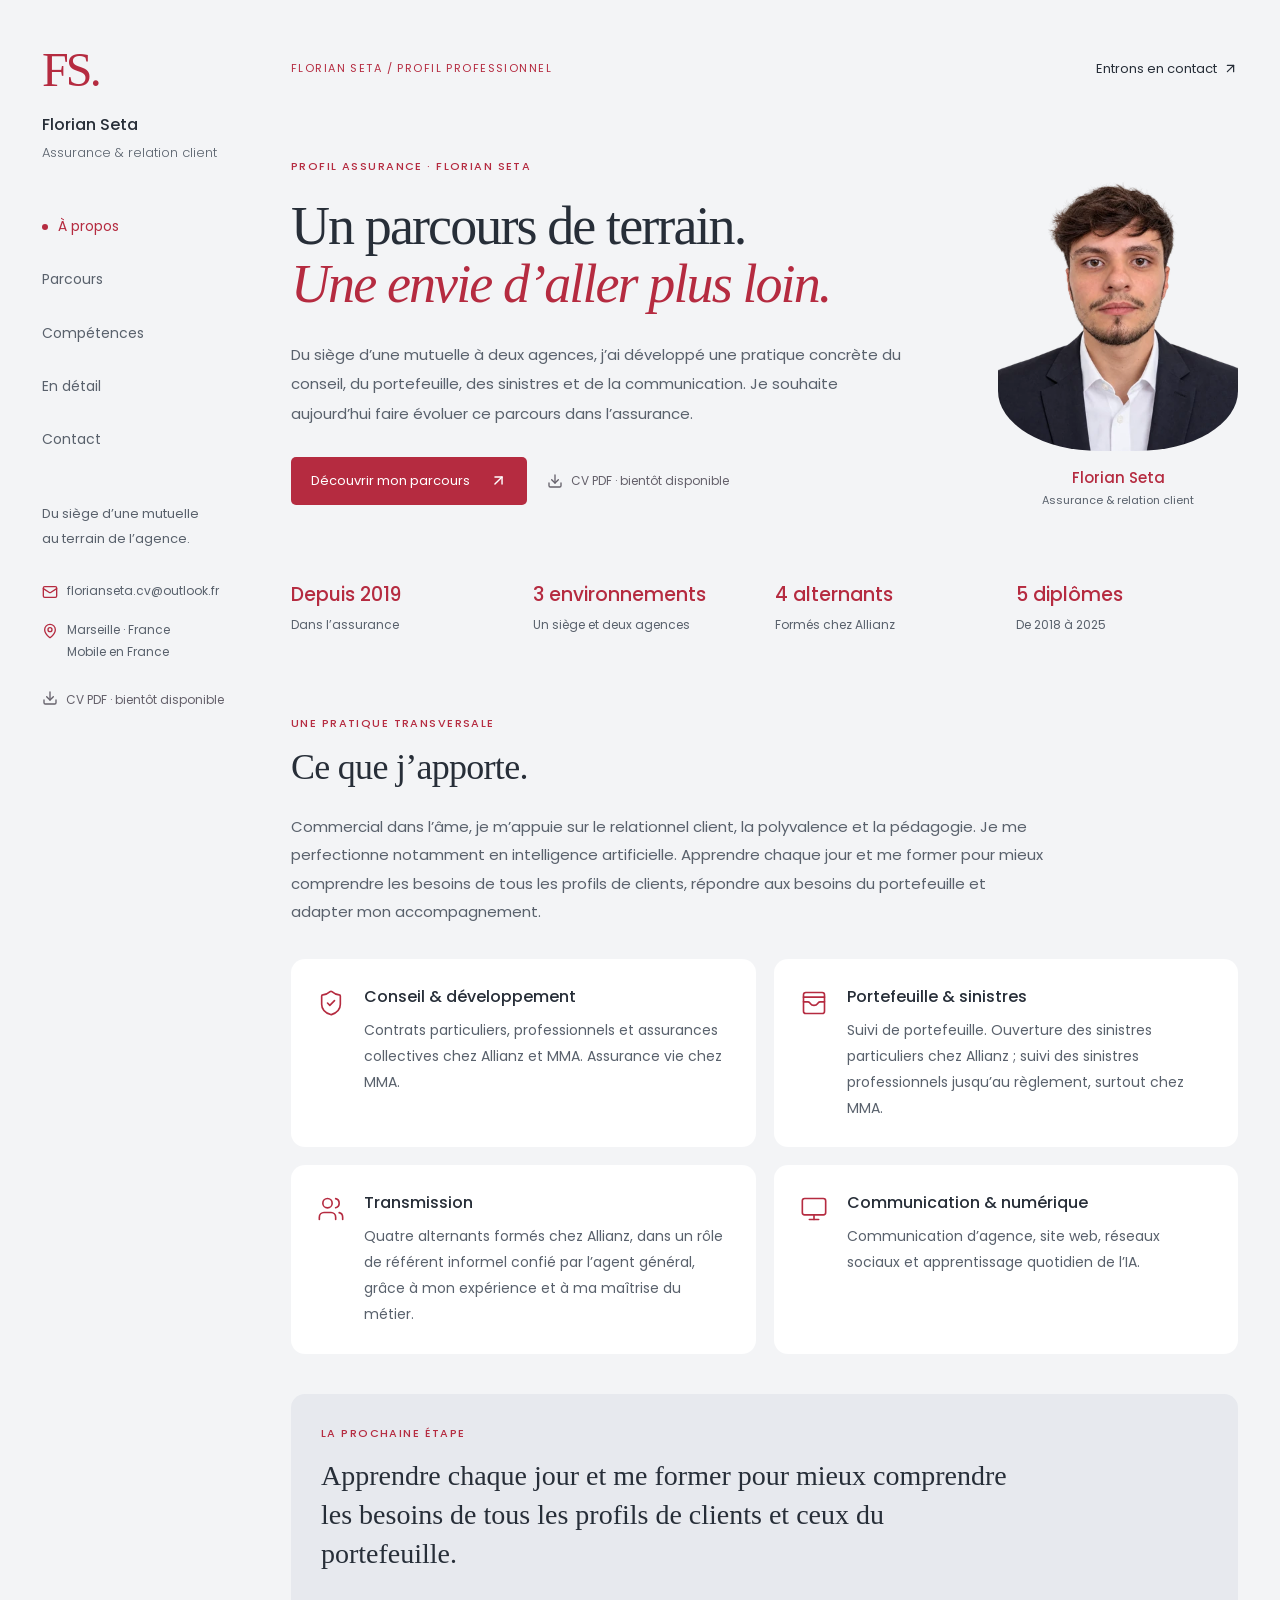
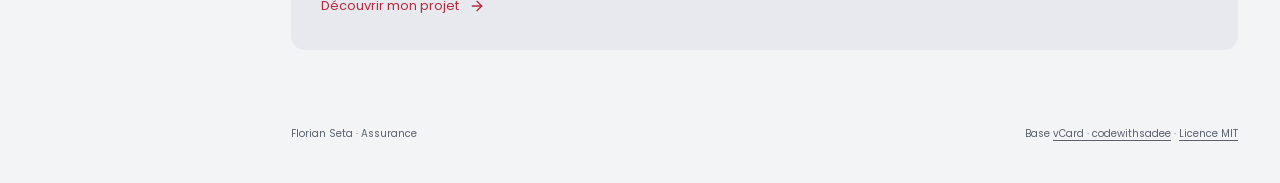
<file: index.html>
<!DOCTYPE html><html lang="fr"><head><meta charSet="utf-8"/><meta name="viewport" content="width=device-width, initial-scale=1"/><link rel="preload" as="image" imageSrcSet="/images/florian-seta-portrait-small.webp 360w, /images/florian-seta-portrait.webp 720w" imageSizes="(max-width: 640px) 160px, 240px" fetchPriority="high"/><link rel="stylesheet" href="/_next/static/css/index.Cz6WO01a.css" data-rsc-css-href="/_next/static/css/index.Cz6WO01a.css" data-precedence="vite-rsc/importer-resources"/><link rel="modulepreload" fetchPriority="low" href="/_next/static/chunks/index-h7lpzVPl.js"/><script src="/_next/static/chunks/rolldown-runtime-C60lm6uB.js" type="module" async=""></script><script src="/_next/static/chunks/framework-D_rUT4EX.js" type="module" async=""></script><link rel="modulepreload" href="/_next/static/chunks/layout-segment-context-C6ROC3aV.js" crossorigin=""/><link rel="modulepreload" href="/_next/static/chunks/cv-experience-C7GZCZaJ.js" crossorigin=""/><title>Florian Seta | Assurance, relation client et évolution</title><meta name="description" content="Parcours professionnel de Florian Seta dans l’assurance : siège de mutuelle, agences Allianz et MMA, conseil, portefeuille, sinistres et communication."/><meta name="robots" content="noindex, nofollow"/><link rel="icon" href="/favicon.svg"/><script>Object.assign(((self[Symbol.for("vinext.navigationRuntime")]??={bootstrap:{routeManifest:null},functions:{}}).bootstrap.rsc??={rsc:[]}),{params:{},nav:{"pathname":"/","searchParams":[]}})</script><link rel="modulepreload" href="/_next/static/chunks/index-h7lpzVPl.js" />
</head><body><a class="skip-link" href="#main-content">Aller au contenu</a><main class="vcard-layout"><aside class="sidebar" data-sidebar="true" aria-label="Profil et navigation"><div class="sidebar-info"><button type="button" class="identity-mark" aria-label="Florian Seta, retour à l’accueil">FS<span>.</span></button><div class="info-content"><h1 class="name">Florian Seta</h1><p class="title">Assurance &amp; relation client</p></div><button class="info_more-btn" type="button" data-sidebar-btn="true" aria-expanded="false" aria-controls="sidebar-contacts"><span>Coordonnées</span><svg xmlns="http://www.w3.org/2000/svg" width="17" height="17" viewBox="0 0 24 24" fill="none" stroke="currentColor" stroke-width="2" stroke-linecap="round" stroke-linejoin="round" class="lucide lucide-chevron-down" aria-hidden="true"><path d="m6 9 6 6 6-6"></path></svg></button></div><nav class="navbar" aria-label="Rubriques du CV"><ul class="navbar-list" role="tablist" aria-label="Rubriques"><li class="navbar-item" role="presentation"><button id="tab-about" type="button" role="tab" aria-selected="true" aria-controls="panel-about" tabindex="0" class="navbar-link active" data-nav-link="true">À propos</button></li><li class="navbar-item" role="presentation"><button id="tab-resume" type="button" role="tab" aria-selected="false" aria-controls="panel-resume" tabindex="-1" class="navbar-link" data-nav-link="true">Parcours</button></li><li class="navbar-item" role="presentation"><button id="tab-portfolio" type="button" role="tab" aria-selected="false" aria-controls="panel-portfolio" tabindex="-1" class="navbar-link" data-nav-link="true">Compétences</button></li><li class="navbar-item" role="presentation"><button id="tab-explore" type="button" role="tab" aria-selected="false" aria-controls="panel-explore" tabindex="-1" class="navbar-link" data-nav-link="true">En détail</button></li><li class="navbar-item" role="presentation"><button id="tab-contact" type="button" role="tab" aria-selected="false" aria-controls="panel-contact" tabindex="-1" class="navbar-link" data-nav-link="true">Contact</button></li></ul></nav><div class="sidebar-info_more" id="sidebar-contacts"><p class="rail-note">Du siège d’une mutuelle<br/>au terrain de l’agence.</p><ul class="contacts-list"><li class="contact-item"><svg xmlns="http://www.w3.org/2000/svg" width="16" height="16" viewBox="0 0 24 24" fill="none" stroke="currentColor" stroke-width="2" stroke-linecap="round" stroke-linejoin="round" class="lucide lucide-mail" aria-hidden="true"><path d="m22 7-8.991 5.727a2 2 0 0 1-2.009 0L2 7"></path><rect x="2" y="4" width="20" height="16" rx="2"></rect></svg><a href="mailto:florianseta.cv@outlook.fr?subject=Proposition%20d%E2%80%99%C3%A9change%20%E2%80%94%20Florian%20Seta" class="contact-link">florianseta.cv<wbr/>@<!-- -->outlook.fr</a></li><li class="contact-item"><svg xmlns="http://www.w3.org/2000/svg" width="16" height="16" viewBox="0 0 24 24" fill="none" stroke="currentColor" stroke-width="2" stroke-linecap="round" stroke-linejoin="round" class="lucide lucide-map-pin" aria-hidden="true"><path d="M20 10c0 4.993-5.539 10.193-7.399 11.799a1 1 0 0 1-1.202 0C9.539 20.193 4 14.993 4 10a8 8 0 0 1 16 0"></path><circle cx="12" cy="10" r="3"></circle></svg><span>Marseille · France<br/>Mobile en France</span></li></ul><span class="pdf-pending sidebar-download"><svg xmlns="http://www.w3.org/2000/svg" width="16" height="16" viewBox="0 0 24 24" fill="none" stroke="currentColor" stroke-width="2" stroke-linecap="round" stroke-linejoin="round" class="lucide lucide-download" aria-hidden="true"><path d="M12 15V3"></path><path d="M21 15v4a2 2 0 0 1-2 2H5a2 2 0 0 1-2-2v-4"></path><path d="m7 10 5 5 5-5"></path></svg> CV PDF · bientôt disponible</span></div></aside><div class="main-content" id="main-content" tabindex="-1"><div class="page-masthead"><p>Florian Seta / Profil professionnel</p><button type="button">Entrons en contact <svg xmlns="http://www.w3.org/2000/svg" width="15" height="15" viewBox="0 0 24 24" fill="none" stroke="currentColor" stroke-width="2" stroke-linecap="round" stroke-linejoin="round" class="lucide lucide-arrow-up-right" aria-hidden="true"><path d="M7 7h10v10"></path><path d="M7 17 17 7"></path></svg></button></div><article class="about active" data-page="about" id="panel-about" role="tabpanel" aria-labelledby="tab-about"><header class="sr-only"><h2>À propos</h2></header><section class="profile-hero"><div class="profile-intro"><p class="focus-eyebrow">Profil assurance · Florian Seta</p><h2 class="profile-headline">Un parcours de terrain.<br/><em>Une envie d’aller plus loin.</em></h2><p class="hero-description">Du siège d’une mutuelle à deux agences, j’ai développé une pratique concrète du conseil, du portefeuille, des sinistres et de la communication. Je souhaite aujourd’hui faire évoluer ce parcours dans l’assurance.</p><div class="profile-actions"><button type="button" class="primary-action">Découvrir mon parcours<svg xmlns="http://www.w3.org/2000/svg" width="17" height="17" viewBox="0 0 24 24" fill="none" stroke="currentColor" stroke-width="2" stroke-linecap="round" stroke-linejoin="round" class="lucide lucide-arrow-up-right" aria-hidden="true"><path d="M7 7h10v10"></path><path d="M7 17 17 7"></path></svg></button><span class="pdf-pending "><svg xmlns="http://www.w3.org/2000/svg" width="16" height="16" viewBox="0 0 24 24" fill="none" stroke="currentColor" stroke-width="2" stroke-linecap="round" stroke-linejoin="round" class="lucide lucide-download" aria-hidden="true"><path d="M12 15V3"></path><path d="M21 15v4a2 2 0 0 1-2 2H5a2 2 0 0 1-2-2v-4"></path><path d="m7 10 5 5 5-5"></path></svg> CV PDF · bientôt disponible</span></div></div><figure class="profile-portrait"><img src="/images/florian-seta-portrait.webp" srcSet="/images/florian-seta-portrait-small.webp 360w, /images/florian-seta-portrait.webp 720w" sizes="(max-width: 640px) 160px, 240px" alt="Portrait de Florian Seta, en costume sombre et chemise blanche" width="720" height="900" fetchPriority="high"/><figcaption><strong>Florian Seta</strong><span>Assurance &amp; relation client</span></figcaption></figure></section><ul class="profile-facts" aria-label="Repères du parcours"><li><strong>Depuis 2019</strong><span>Dans l’assurance</span></li><li><strong>3 environnements</strong><span>Un siège et deux agences</span></li><li><strong>4 alternants</strong><span>Formés chez Allianz</span></li><li><strong>5 diplômes</strong><span>De 2018 à 2025</span></li></ul><section class="service"><div class="section-heading"><p class="focus-eyebrow">Une pratique transversale</p><h3>Ce que j’apporte.</h3></div><p class="section-intro">Commercial dans l’âme, je m’appuie sur le relationnel client, la polyvalence et la pédagogie. Je me perfectionne notamment en intelligence artificielle. <!-- -->Apprendre chaque jour et me former pour mieux comprendre les besoins de tous les profils de clients, répondre aux besoins du portefeuille et adapter mon accompagnement.</p><ul class="service-list"><li class="service-item"><svg xmlns="http://www.w3.org/2000/svg" width="28" height="28" viewBox="0 0 24 24" fill="none" stroke="currentColor" stroke-width="1.4" stroke-linecap="round" stroke-linejoin="round" class="lucide lucide-shield-check" aria-hidden="true"><path d="M20 13c0 5-3.5 7.5-7.66 8.95a1 1 0 0 1-.67-.01C7.5 20.5 4 18 4 13V6a1 1 0 0 1 1-1c2 0 4.5-1.2 6.24-2.72a1.17 1.17 0 0 1 1.52 0C14.51 3.81 17 5 19 5a1 1 0 0 1 1 1z"></path><path d="m9 12 2 2 4-4"></path></svg><div><h4>Conseil &amp; développement</h4><p>Contrats particuliers, professionnels et assurances collectives chez Allianz et MMA. Assurance vie chez MMA.</p></div></li><li class="service-item"><svg xmlns="http://www.w3.org/2000/svg" width="28" height="28" viewBox="0 0 24 24" fill="none" stroke="currentColor" stroke-width="1.4" stroke-linecap="round" stroke-linejoin="round" class="lucide lucide-wallet-cards" aria-hidden="true"><path d="M3 11h3.75a2 2 0 0 1 1.6.8l.45.6a4 4 0 0 0 6.4 0l.45-.6a2 2 0 0 1 1.6-.8H21"></path><path d="M3 7h18"></path><rect x="3" y="3" width="18" height="18" rx="2"></rect></svg><div><h4>Portefeuille &amp; sinistres</h4><p>Suivi de portefeuille. Ouverture des sinistres particuliers chez Allianz ; suivi des sinistres professionnels jusqu’au règlement, surtout chez MMA.</p></div></li><li class="service-item"><svg xmlns="http://www.w3.org/2000/svg" width="28" height="28" viewBox="0 0 24 24" fill="none" stroke="currentColor" stroke-width="1.4" stroke-linecap="round" stroke-linejoin="round" class="lucide lucide-users" aria-hidden="true"><path d="M16 21v-2a4 4 0 0 0-4-4H6a4 4 0 0 0-4 4v2"></path><path d="M16 3.128a4 4 0 0 1 0 7.744"></path><path d="M22 21v-2a4 4 0 0 0-3-3.87"></path><circle cx="9" cy="7" r="4"></circle></svg><div><h4>Transmission</h4><p>Quatre alternants formés chez Allianz, dans un rôle de référent informel confié par l’agent général, grâce à mon expérience et à ma maîtrise du métier.</p></div></li><li class="service-item"><svg xmlns="http://www.w3.org/2000/svg" width="28" height="28" viewBox="0 0 24 24" fill="none" stroke="currentColor" stroke-width="1.4" stroke-linecap="round" stroke-linejoin="round" class="lucide lucide-monitor" aria-hidden="true"><rect width="20" height="14" x="2" y="3" rx="2"></rect><line x1="8" x2="16" y1="21" y2="21"></line><line x1="12" x2="12" y1="17" y2="21"></line></svg><div><h4>Communication &amp; numérique</h4><p>Communication d’agence, site web, réseaux sociaux et apprentissage quotidien de l’IA.</p></div></li></ul></section><section class="motivation-card"><p class="focus-eyebrow">La prochaine étape</p><h3>Apprendre chaque jour et me former pour mieux comprendre les besoins de tous les profils de clients et ceux du portefeuille.</h3><button class="text-action" type="button">Découvrir mon projet <svg xmlns="http://www.w3.org/2000/svg" width="16" height="16" viewBox="0 0 24 24" fill="none" stroke="currentColor" stroke-width="2" stroke-linecap="round" stroke-linejoin="round" class="lucide lucide-arrow-right" aria-hidden="true"><path d="M5 12h14"></path><path d="m12 5 7 7-7 7"></path></svg></button></section></article><article class="resume" data-page="resume" id="panel-resume" role="tabpanel" aria-labelledby="tab-resume" hidden=""><header><p class="focus-eyebrow">Du siège aux agences</p><h2 class="article-title">Mon parcours.</h2></header><p class="section-intro">Du service au siège d’une mutuelle à la polyvalence en agence, chaque étape a élargi ma compréhension du métier.</p><section class="timeline"><div class="title-wrapper"><svg xmlns="http://www.w3.org/2000/svg" width="24" height="24" viewBox="0 0 24 24" fill="none" stroke="currentColor" stroke-width="2" stroke-linecap="round" stroke-linejoin="round" class="lucide lucide-briefcase-business" aria-hidden="true"><path d="M12 12h.01"></path><path d="M16 6V4a2 2 0 0 0-2-2h-4a2 2 0 0 0-2 2v2"></path><path d="M22 13a18.15 18.15 0 0 1-20 0"></path><rect width="20" height="14" x="2" y="6" rx="2"></rect></svg><h3>Expériences professionnelles</h3></div><ol class="timeline-list"><li class="timeline-item"><details open=""><summary><span class="timeline-period">Depuis août 2025</span><h4>Collaborateur d’agence polyvalent</h4><p class="timeline-company">Agence MMA Éric Rougeron</p><p class="timeline-location">Marseille</p><span class="timeline-toggle">Voir les missions <svg xmlns="http://www.w3.org/2000/svg" width="16" height="16" viewBox="0 0 24 24" fill="none" stroke="currentColor" stroke-width="2" stroke-linecap="round" stroke-linejoin="round" class="lucide lucide-chevron-down" aria-hidden="true"><path d="m6 9 6 6 6-6"></path></svg></span></summary><div class="timeline-details"><p class="timeline-text">Vente et souscription de contrats particuliers et professionnels, assurances collectives et assurance vie. Développement commercial et gestion de portefeuille. Sinistres professionnels : ouverture et suivi des dossiers jusqu’au règlement, avec une pratique plus importante chez MMA. Communication de l’agence, site internet et réseaux sociaux.</p><ul class="evidence-tags" aria-label="Domaines d’activité"><li>Portefeuille</li><li>Sinistres</li><li>Communication</li></ul></div></details></li><li class="timeline-item"><details><summary><span class="timeline-period">2020 – 2025</span><h4>Chargé de clientèle</h4><p class="timeline-company">ALLIANZ Arnaud de Simencourt</p><p class="timeline-location">Narbonne</p><span class="timeline-toggle">Voir les missions <svg xmlns="http://www.w3.org/2000/svg" width="16" height="16" viewBox="0 0 24 24" fill="none" stroke="currentColor" stroke-width="2" stroke-linecap="round" stroke-linejoin="round" class="lucide lucide-chevron-down" aria-hidden="true"><path d="m6 9 6 6 6-6"></path></svg></span></summary><div class="timeline-details"><p class="timeline-text">Vente et souscription de contrats particuliers et professionnels, assurances collectives et suivi du portefeuille. Ouverture des sinistres particuliers ; ouverture et suivi ponctuel de sinistres professionnels jusqu’au règlement. Communication de l’agence. Alors que j’étais l’alternant le plus expérimenté, l’agent général s’est appuyé sur ma maîtrise du métier pour me confier l’accompagnement des autres alternants. J’ai ainsi développé ma pédagogie et formé quatre alternants, en tant que référent informel, sans fonction hiérarchique officielle.</p><ul class="evidence-tags" aria-label="Domaines d’activité"><li>Vente et conseil</li><li>Accompagnement</li><li>Transmission</li></ul></div></details></li><li class="timeline-item"><details><summary><span class="timeline-period">Janv. 2019 – sept. 2020</span><h4>Conseiller en assurances</h4><p class="timeline-company">Mutuelle des Motards</p><p class="timeline-location">Siège social · Montpellier</p><span class="timeline-toggle">Voir les missions <svg xmlns="http://www.w3.org/2000/svg" width="16" height="16" viewBox="0 0 24 24" fill="none" stroke="currentColor" stroke-width="2" stroke-linecap="round" stroke-linejoin="round" class="lucide lucide-chevron-down" aria-hidden="true"><path d="m6 9 6 6 6-6"></path></svg></span></summary><div class="timeline-details"><p class="timeline-text">Vente et souscription, service après-vente et gestion électronique des documents au siège de la mutuelle.</p><ul class="evidence-tags" aria-label="Domaines d’activité"><li>Relation client</li><li>Souscription</li><li>Service</li></ul></div></details></li></ol></section><section class="timeline education"><div class="title-wrapper"><svg xmlns="http://www.w3.org/2000/svg" width="24" height="24" viewBox="0 0 24 24" fill="none" stroke="currentColor" stroke-width="2" stroke-linecap="round" stroke-linejoin="round" class="lucide lucide-book-open" aria-hidden="true"><path d="M12 5v16"></path><path d="M20.001 19A2 2 0 0022 17V5a2 2 0 00-1.999-2L16 3.002A5 5 0 0012 5a5 5 0 00-4-2H4a2 2 0 00-2 2v12a2 2 0 001.999 2H8a5 5 0 014 2 5 5 0 014-2z"></path></svg><h3>Formations &amp; diplômes</h3></div><ol class="education-list"><li><span class="education-year">2025</span><div><h4>Manager des stratégies marketing et communication</h4><p>Bac+5 · titre de niveau 7 · IFC Montpellier</p></div></li><li><span class="education-year">2023</span><div><h4>Manager en stratégie d’entreprise</h4><p>Option stratégie financière et patrimoniale · Bac+5 · titre de niveau 7 · IFC Montpellier</p></div></li><li><span class="education-year">2021</span><div><h4>Responsable de clientèle Banque-Finance-Assurance</h4><p>Bachelor · IFC Montpellier</p></div></li><li><span class="education-year">2020</span><div><h4>BTS Assurance</h4><p>IFC Montpellier</p></div></li><li><span class="education-year">2018</span><div><h4>Baccalauréat STMG</h4><p>Spécialité gestion et finance</p></div></li></ol></section><section class="skill"><h3>Une pratique transversale</h3><ul class="skills-list"><li><svg xmlns="http://www.w3.org/2000/svg" width="17" height="17" viewBox="0 0 24 24" fill="none" stroke="currentColor" stroke-width="2" stroke-linecap="round" stroke-linejoin="round" class="lucide lucide-shield-check" aria-hidden="true"><path d="M20 13c0 5-3.5 7.5-7.66 8.95a1 1 0 0 1-.67-.01C7.5 20.5 4 18 4 13V6a1 1 0 0 1 1-1c2 0 4.5-1.2 6.24-2.72a1.17 1.17 0 0 1 1.52 0C14.51 3.81 17 5 19 5a1 1 0 0 1 1 1z"></path><path d="m9 12 2 2 4-4"></path></svg><span>Conseil, vente et souscription</span></li><li><svg xmlns="http://www.w3.org/2000/svg" width="17" height="17" viewBox="0 0 24 24" fill="none" stroke="currentColor" stroke-width="2" stroke-linecap="round" stroke-linejoin="round" class="lucide lucide-shield-check" aria-hidden="true"><path d="M20 13c0 5-3.5 7.5-7.66 8.95a1 1 0 0 1-.67-.01C7.5 20.5 4 18 4 13V6a1 1 0 0 1 1-1c2 0 4.5-1.2 6.24-2.72a1.17 1.17 0 0 1 1.52 0C14.51 3.81 17 5 19 5a1 1 0 0 1 1 1z"></path><path d="m9 12 2 2 4-4"></path></svg><span>Suivi du portefeuille et des sinistres</span></li><li><svg xmlns="http://www.w3.org/2000/svg" width="17" height="17" viewBox="0 0 24 24" fill="none" stroke="currentColor" stroke-width="2" stroke-linecap="round" stroke-linejoin="round" class="lucide lucide-shield-check" aria-hidden="true"><path d="M20 13c0 5-3.5 7.5-7.66 8.95a1 1 0 0 1-.67-.01C7.5 20.5 4 18 4 13V6a1 1 0 0 1 1-1c2 0 4.5-1.2 6.24-2.72a1.17 1.17 0 0 1 1.52 0C14.51 3.81 17 5 19 5a1 1 0 0 1 1 1z"></path><path d="m9 12 2 2 4-4"></path></svg><span>Formation et accompagnement d’alternants</span></li><li><svg xmlns="http://www.w3.org/2000/svg" width="17" height="17" viewBox="0 0 24 24" fill="none" stroke="currentColor" stroke-width="2" stroke-linecap="round" stroke-linejoin="round" class="lucide lucide-shield-check" aria-hidden="true"><path d="M20 13c0 5-3.5 7.5-7.66 8.95a1 1 0 0 1-.67-.01C7.5 20.5 4 18 4 13V6a1 1 0 0 1 1-1c2 0 4.5-1.2 6.24-2.72a1.17 1.17 0 0 1 1.52 0C14.51 3.81 17 5 19 5a1 1 0 0 1 1 1z"></path><path d="m9 12 2 2 4-4"></path></svg><span>Communication d’agence et outils numériques</span></li></ul></section><span class="pdf-pending inline-download"><svg xmlns="http://www.w3.org/2000/svg" width="16" height="16" viewBox="0 0 24 24" fill="none" stroke="currentColor" stroke-width="2" stroke-linecap="round" stroke-linejoin="round" class="lucide lucide-download" aria-hidden="true"><path d="M12 15V3"></path><path d="M21 15v4a2 2 0 0 1-2 2H5a2 2 0 0 1-2-2v-4"></path><path d="m7 10 5 5 5-5"></path></svg> CV PDF · bientôt disponible</span></article><article class="portfolio" data-page="portfolio" id="panel-portfolio" role="tabpanel" aria-labelledby="tab-portfolio" hidden=""><header><p class="focus-eyebrow">Des compétences de terrain</p><h2 class="article-title">Mes domaines d’action.</h2></header><p class="section-intro">Des compétences reliées à des expériences concrètes. Sélectionnez un domaine, puis une carte pour en voir le détail.</p><section class="projects" aria-label="Domaines de compétences"><ul class="filter-list" aria-label="Filtrer les compétences"><li class="filter-item"><button type="button" class="active" aria-pressed="true">Tout</button></li><li class="filter-item"><button type="button" class="" aria-pressed="false">Assurance</button></li><li class="filter-item"><button type="button" class="" aria-pressed="false">Gestion</button></li><li class="filter-item"><button type="button" class="" aria-pressed="false">Transmission</button></li><li class="filter-item"><button type="button" class="" aria-pressed="false">Numérique</button></li></ul><div class="filter-select-box"><button type="button" class="filter-select" data-select="true" aria-expanded="false" aria-controls="competence-filters">Tous les domaines<svg xmlns="http://www.w3.org/2000/svg" width="18" height="18" viewBox="0 0 24 24" fill="none" stroke="currentColor" stroke-width="2" stroke-linecap="round" stroke-linejoin="round" class="lucide lucide-chevron-down" aria-hidden="true"><path d="m6 9 6 6 6-6"></path></svg></button><ul class="select-list" id="competence-filters" hidden=""><li class="select-item"><button type="button">Tout</button></li><li class="select-item"><button type="button">Assurance</button></li><li class="select-item"><button type="button">Gestion</button></li><li class="select-item"><button type="button">Transmission</button></li><li class="select-item"><button type="button">Numérique</button></li></ul></div><p class="filter-summary" aria-live="polite">8<!-- --> <!-- -->domaines affichés</p><ul class="project-list"><li class="project-item active" data-category="assurance"><button type="button" class="expertise-card"><div class="expertise-illustration"><svg xmlns="http://www.w3.org/2000/svg" width="30" height="30" viewBox="0 0 24 24" fill="none" stroke="currentColor" stroke-width="1.3" stroke-linecap="round" stroke-linejoin="round" class="lucide lucide-users" aria-hidden="true"><path d="M16 21v-2a4 4 0 0 0-4-4H6a4 4 0 0 0-4 4v2"></path><path d="M16 3.128a4 4 0 0 1 0 7.744"></path><path d="M22 21v-2a4 4 0 0 0-3-3.87"></path><circle cx="9" cy="7" r="4"></circle></svg><span>Assurance</span><svg xmlns="http://www.w3.org/2000/svg" width="17" height="17" viewBox="0 0 24 24" fill="none" stroke="currentColor" stroke-width="2" stroke-linecap="round" stroke-linejoin="round" class="lucide lucide-arrow-up-right" aria-hidden="true"><path d="M7 7h10v10"></path><path d="M7 17 17 7"></path></svg></div><h3 class="project-title">Conseil &amp; relation client</h3><p class="expertise-description">Vente et souscription de contrats particuliers et professionnels, avec un bon relationnel client.</p><p class="project-category">Mutuelle des Motards · Allianz · MMA</p></button></li><li class="project-item active" data-category="assurance"><button type="button" class="expertise-card"><div class="expertise-illustration"><svg xmlns="http://www.w3.org/2000/svg" width="30" height="30" viewBox="0 0 24 24" fill="none" stroke="currentColor" stroke-width="1.3" stroke-linecap="round" stroke-linejoin="round" class="lucide lucide-shield-check" aria-hidden="true"><path d="M20 13c0 5-3.5 7.5-7.66 8.95a1 1 0 0 1-.67-.01C7.5 20.5 4 18 4 13V6a1 1 0 0 1 1-1c2 0 4.5-1.2 6.24-2.72a1.17 1.17 0 0 1 1.52 0C14.51 3.81 17 5 19 5a1 1 0 0 1 1 1z"></path><path d="m9 12 2 2 4-4"></path></svg><span>Assurance</span><svg xmlns="http://www.w3.org/2000/svg" width="17" height="17" viewBox="0 0 24 24" fill="none" stroke="currentColor" stroke-width="2" stroke-linecap="round" stroke-linejoin="round" class="lucide lucide-arrow-up-right" aria-hidden="true"><path d="M7 7h10v10"></path><path d="M7 17 17 7"></path></svg></div><h3 class="project-title">Contrats &amp; solutions d’assurance</h3><p class="expertise-description">Vente et souscription de contrats particuliers et professionnels chez Allianz et MMA. Assurances collectives dans les deux agences et assurance vie chez MMA.</p><p class="project-category">ALLIANZ Arnaud de Simencourt · MMA Éric Rougeron</p></button></li><li class="project-item active" data-category="gestion"><button type="button" class="expertise-card"><div class="expertise-illustration"><svg xmlns="http://www.w3.org/2000/svg" width="30" height="30" viewBox="0 0 24 24" fill="none" stroke="currentColor" stroke-width="1.3" stroke-linecap="round" stroke-linejoin="round" class="lucide lucide-wallet-cards" aria-hidden="true"><path d="M3 11h3.75a2 2 0 0 1 1.6.8l.45.6a4 4 0 0 0 6.4 0l.45-.6a2 2 0 0 1 1.6-.8H21"></path><path d="M3 7h18"></path><rect x="3" y="3" width="18" height="18" rx="2"></rect></svg><span>Gestion</span><svg xmlns="http://www.w3.org/2000/svg" width="17" height="17" viewBox="0 0 24 24" fill="none" stroke="currentColor" stroke-width="2" stroke-linecap="round" stroke-linejoin="round" class="lucide lucide-arrow-up-right" aria-hidden="true"><path d="M7 7h10v10"></path><path d="M7 17 17 7"></path></svg></div><h3 class="project-title">Gestion de portefeuille</h3><p class="expertise-description">Suivi de portefeuille et développement commercial dans les agences Allianz et MMA.</p><p class="project-category">Allianz · MMA</p></button></li><li class="project-item active" data-category="gestion"><button type="button" class="expertise-card"><div class="expertise-illustration"><svg xmlns="http://www.w3.org/2000/svg" width="30" height="30" viewBox="0 0 24 24" fill="none" stroke="currentColor" stroke-width="1.3" stroke-linecap="round" stroke-linejoin="round" class="lucide lucide-file-check-corner" aria-hidden="true"><path d="M10.5 22H6a2 2 0 0 1-2-2V4a2 2 0 0 1 2-2h8a2.4 2.4 0 0 1 1.706.706l3.588 3.588A2.4 2.4 0 0 1 20 8v6"></path><path d="M14 2v5a1 1 0 0 0 1 1h5"></path><path d="m14 20 2 2 4-4"></path></svg><span>Gestion</span><svg xmlns="http://www.w3.org/2000/svg" width="17" height="17" viewBox="0 0 24 24" fill="none" stroke="currentColor" stroke-width="2" stroke-linecap="round" stroke-linejoin="round" class="lucide lucide-arrow-up-right" aria-hidden="true"><path d="M7 7h10v10"></path><path d="M7 17 17 7"></path></svg></div><h3 class="project-title">Gestion des sinistres</h3><p class="expertise-description">Particuliers : ouverture chez Allianz. Professionnels : ouverture et suivi jusqu’au règlement, ponctuellement chez Allianz et davantage chez MMA.</p><p class="project-category">Deux clientèles, deux périmètres</p></button></li><li class="project-item active" data-category="transmission"><button type="button" class="expertise-card"><div class="expertise-illustration"><svg xmlns="http://www.w3.org/2000/svg" width="30" height="30" viewBox="0 0 24 24" fill="none" stroke="currentColor" stroke-width="1.3" stroke-linecap="round" stroke-linejoin="round" class="lucide lucide-graduation-cap" aria-hidden="true"><path d="M21.42 10.922a1 1 0 0 0-.019-1.838L12.83 5.18a2 2 0 0 0-1.66 0L2.6 9.08a1 1 0 0 0 0 1.832l8.57 3.908a2 2 0 0 0 1.66 0z"></path><path d="M22 10v6"></path><path d="M6 12.5V16a6 3 0 0 0 12 0v-3.5"></path></svg><span>Transmission</span><svg xmlns="http://www.w3.org/2000/svg" width="17" height="17" viewBox="0 0 24 24" fill="none" stroke="currentColor" stroke-width="2" stroke-linecap="round" stroke-linejoin="round" class="lucide lucide-arrow-up-right" aria-hidden="true"><path d="M7 7h10v10"></path><path d="M7 17 17 7"></path></svg></div><h3 class="project-title">Formation &amp; pédagogie</h3><p class="expertise-description">Alternant le plus expérimenté, j’ai été sollicité par l’agent général pour devenir le référent informel des autres alternants. Cette mission, appuyée sur ma maîtrise du métier, m’a permis de développer ma pédagogie et d’en former quatre.</p><p class="project-category">Quatre alternants formés · Référent informel chez Allianz</p></button></li><li class="project-item active" data-category="numérique"><button type="button" class="expertise-card"><div class="expertise-illustration"><svg xmlns="http://www.w3.org/2000/svg" width="30" height="30" viewBox="0 0 24 24" fill="none" stroke="currentColor" stroke-width="1.3" stroke-linecap="round" stroke-linejoin="round" class="lucide lucide-monitor" aria-hidden="true"><rect width="20" height="14" x="2" y="3" rx="2"></rect><line x1="8" x2="16" y1="21" y2="21"></line><line x1="12" x2="12" y1="17" y2="21"></line></svg><span>Numérique</span><svg xmlns="http://www.w3.org/2000/svg" width="17" height="17" viewBox="0 0 24 24" fill="none" stroke="currentColor" stroke-width="2" stroke-linecap="round" stroke-linejoin="round" class="lucide lucide-arrow-up-right" aria-hidden="true"><path d="M7 7h10v10"></path><path d="M7 17 17 7"></path></svg></div><h3 class="project-title">Communication digitale</h3><p class="expertise-description">Communication et événements d’agence ; site internet et réseaux sociaux chez MMA.</p><p class="project-category">Allianz · MMA</p></button></li><li class="project-item active" data-category="numérique"><button type="button" class="expertise-card"><div class="expertise-illustration"><svg xmlns="http://www.w3.org/2000/svg" width="30" height="30" viewBox="0 0 24 24" fill="none" stroke="currentColor" stroke-width="1.3" stroke-linecap="round" stroke-linejoin="round" class="lucide lucide-sparkles" aria-hidden="true"><path d="M11.017 2.814a1 1 0 0 1 1.966 0l1.051 5.558a2 2 0 0 0 1.594 1.594l5.558 1.051a1 1 0 0 1 0 1.966l-5.558 1.051a2 2 0 0 0-1.594 1.594l-1.051 5.558a1 1 0 0 1-1.966 0l-1.051-5.558a2 2 0 0 0-1.594-1.594l-5.558-1.051a1 1 0 0 1 0-1.966l5.558-1.051a2 2 0 0 0 1.594-1.594z"></path><path d="M20 2v4"></path><path d="M22 4h-4"></path><circle cx="4" cy="20" r="2"></circle></svg><span>Numérique</span><svg xmlns="http://www.w3.org/2000/svg" width="17" height="17" viewBox="0 0 24 24" fill="none" stroke="currentColor" stroke-width="2" stroke-linecap="round" stroke-linejoin="round" class="lucide lucide-arrow-up-right" aria-hidden="true"><path d="M7 7h10v10"></path><path d="M7 17 17 7"></path></svg></div><h3 class="project-title">Apprentissage de l’IA</h3><p class="expertise-description">Perfectionnement quotidien en intelligence artificielle, curiosité et envie d’apprendre.</p><p class="project-category">Apprentissage personnel continu</p></button></li><li class="project-item active" data-category="gestion"><button type="button" class="expertise-card"><div class="expertise-illustration"><svg xmlns="http://www.w3.org/2000/svg" width="30" height="30" viewBox="0 0 24 24" fill="none" stroke="currentColor" stroke-width="1.3" stroke-linecap="round" stroke-linejoin="round" class="lucide lucide-briefcase-business" aria-hidden="true"><path d="M12 12h.01"></path><path d="M16 6V4a2 2 0 0 0-2-2h-4a2 2 0 0 0-2 2v2"></path><path d="M22 13a18.15 18.15 0 0 1-20 0"></path><rect width="20" height="14" x="2" y="6" rx="2"></rect></svg><span>Gestion</span><svg xmlns="http://www.w3.org/2000/svg" width="17" height="17" viewBox="0 0 24 24" fill="none" stroke="currentColor" stroke-width="2" stroke-linecap="round" stroke-linejoin="round" class="lucide lucide-arrow-up-right" aria-hidden="true"><path d="M7 7h10v10"></path><path d="M7 17 17 7"></path></svg></div><h3 class="project-title">Service &amp; polyvalence</h3><p class="expertise-description">Service après-vente, gestion électronique des documents au siège, puis polyvalence au quotidien en agence.</p><p class="project-category">Du siège aux agences</p></button></li></ul></section></article><article class="explore" data-page="explore" id="panel-explore" role="tabpanel" aria-labelledby="tab-explore" hidden=""><header><p class="focus-eyebrow">Explorer le parcours</p><h2 class="article-title">L’essentiel, en détail.</h2></header><p class="section-intro">Choisissez un sujet pour découvrir mon expérience et mon projet en quelques repères.</p><section class="visual-panel"><div class="visual-tabs" role="tablist" aria-label="Sujets du parcours"><button type="button" role="tab" id="visual-tab-parcours" aria-controls="visual-stage" aria-selected="true" tabindex="0" class="active" title="Du siège aux agences">Parcours</button><button type="button" role="tab" id="visual-tab-risques" aria-controls="visual-stage" aria-selected="false" tabindex="-1" class="" title="Contrats particuliers, professionnels, collectifs et assurance vie">Risques pro</button><button type="button" role="tab" id="visual-tab-sinistres" aria-controls="visual-stage" aria-selected="false" tabindex="-1" class="" title="Particuliers et professionnels : deux périmètres distincts">Sinistres</button><button type="button" role="tab" id="visual-tab-commercial" aria-controls="visual-stage" aria-selected="false" tabindex="-1" class="" title="Conseil et portefeuille">Relation client</button><button type="button" role="tab" id="visual-tab-transmission" aria-controls="visual-stage" aria-selected="false" tabindex="-1" class="" title="Quatre alternants formés">Transmission</button><button type="button" role="tab" id="visual-tab-formation" aria-controls="visual-stage" aria-selected="false" tabindex="-1" class="" title="Un parcours jusqu’à Bac+5">Formation</button><button type="button" role="tab" id="visual-tab-communication" aria-controls="visual-stage" aria-selected="false" tabindex="-1" class="" title="Communication d’agence et apprentissage de l’IA">Numérique</button><button type="button" role="tab" id="visual-tab-projet" aria-controls="visual-stage" aria-selected="false" tabindex="-1" class="" title="La prochaine étape">Projet</button></div><div class="visual-stage" id="visual-stage" role="tabpanel" aria-labelledby="visual-tab-parcours" aria-live="polite" tabindex="0"><div class="visual-content"><div class="visual-overline">TRAJECTOIRE · DEPUIS 2019</div><div class="visual-flow"><div><span class="visual-node">01</span><strong>Siège de mutuelle</strong><small>Mutuelle des Motards<br/>Montpellier</small></div><span class="flow-line" aria-hidden="true"></span><div><span class="visual-node">02</span><strong>Première agence</strong><small>ALLIANZ Arnaud de Simencourt<br/>Narbonne</small></div><span class="flow-line" aria-hidden="true"></span><div><span class="visual-node">03</span><strong>Agence actuelle</strong><small>MMA Éric Rougeron<br/>Marseille</small></div></div><p class="visual-caption">Trois environnements pour comprendre l’assurance depuis le service et le contact client.</p></div></div></section><button class="text-action section-end" type="button">Retrouver les compétences <svg xmlns="http://www.w3.org/2000/svg" width="16" height="16" viewBox="0 0 24 24" fill="none" stroke="currentColor" stroke-width="2" stroke-linecap="round" stroke-linejoin="round" class="lucide lucide-arrow-right" aria-hidden="true"><path d="M5 12h14"></path><path d="m12 5 7 7-7 7"></path></svg></button></article><article class="contact" data-page="contact" id="panel-contact" role="tabpanel" aria-labelledby="tab-contact" hidden=""><header><p class="focus-eyebrow">La prochaine étape</p><h2 class="article-title">Prenons le temps<br/>d’échanger.</h2></header><section class="contact-invitation"><svg xmlns="http://www.w3.org/2000/svg" width="35" height="35" viewBox="0 0 24 24" fill="none" stroke="currentColor" stroke-width="1.3" stroke-linecap="round" stroke-linejoin="round" class="lucide lucide-mail" aria-hidden="true"><path d="m22 7-8.991 5.727a2 2 0 0 1-2.009 0L2 7"></path><rect x="2" y="4" width="20" height="16" rx="2"></rect></svg><h3>Apprendre chaque jour et me former pour mieux comprendre les besoins de tous les profils de clients et ceux du portefeuille.</h3><p>Je serais heureux d’expliquer mon parcours et d’échanger sur ce que je pourrais apporter à votre équipe.</p><a class="primary-action" href="mailto:florianseta.cv@outlook.fr?subject=Proposition%20d%E2%80%99%C3%A9change%20%E2%80%94%20Florian%20Seta">Proposer un échange <svg xmlns="http://www.w3.org/2000/svg" width="18" height="18" viewBox="0 0 24 24" fill="none" stroke="currentColor" stroke-width="2" stroke-linecap="round" stroke-linejoin="round" class="lucide lucide-arrow-up-right" aria-hidden="true"><path d="M7 7h10v10"></path><path d="M7 17 17 7"></path></svg></a><a class="email-address" href="mailto:florianseta.cv@outlook.fr">florianseta.cv@outlook.fr</a><div class="contact-practical"><span><svg xmlns="http://www.w3.org/2000/svg" width="16" height="16" viewBox="0 0 24 24" fill="none" stroke="currentColor" stroke-width="2" stroke-linecap="round" stroke-linejoin="round" class="lucide lucide-map-pin" aria-hidden="true"><path d="M20 10c0 4.993-5.539 10.193-7.399 11.799a1 1 0 0 1-1.202 0C9.539 20.193 4 14.993 4 10a8 8 0 0 1 16 0"></path><circle cx="12" cy="10" r="3"></circle></svg>Marseille</span><span><svg xmlns="http://www.w3.org/2000/svg" width="16" height="16" viewBox="0 0 24 24" fill="none" stroke="currentColor" stroke-width="2" stroke-linecap="round" stroke-linejoin="round" class="lucide lucide-arrow-up-right" aria-hidden="true"><path d="M7 7h10v10"></path><path d="M7 17 17 7"></path></svg>Mobile en France</span></div><span class="pdf-pending "><svg xmlns="http://www.w3.org/2000/svg" width="16" height="16" viewBox="0 0 24 24" fill="none" stroke="currentColor" stroke-width="2" stroke-linecap="round" stroke-linejoin="round" class="lucide lucide-download" aria-hidden="true"><path d="M12 15V3"></path><path d="M21 15v4a2 2 0 0 1-2 2H5a2 2 0 0 1-2-2v-4"></path><path d="m7 10 5 5 5-5"></path></svg> CV PDF · bientôt disponible</span></section></article><footer class="vcard-credit"><span>Florian Seta · Assurance</span><span>Base <a href="https://github.com/codewithsadee/vcard-personal-portfolio" target="_blank" rel="noreferrer">vCard · codewithsadee</a> · <a href="/licenses/vcard-MIT.txt">Licence MIT</a></span></footer></div></main><script type="module" src="/_next/static/chunks/index-h7lpzVPl.js" id="_R_" async=""></script><script>((self[Symbol.for("vinext.navigationRuntime")]??={bootstrap:{routeManifest:null},functions:{}}).bootstrap.rsc??={rsc:[]}).rsc.push("0:{\"page:/\":\"$L1\",\"layout:/\":\"$L2\",\"route:/\":\"$L3\",\"__route\":\"route:/\",\"__interceptionContext\":null,\"__layoutIds\":[\"layout:/\"],\"__rootLayout\":\"/\",\"__bfcacheSegmentIdentities\":{\"layout:/\":\"[\\\"layout\\\",\\\"layout:/\\\",\\\"root-boundary:/\\\",\\\"\\\"]\",\"page:/\":\"[\\\"page\\\",\\\"page:/\\\",\\\"root-boundary:/\\\",\\\"\\\"]\"},\"__srcPage\":[\"page\"],\"__layoutFlags\":{\"layout:/\":\"s\"},\"__artifactCompatibility\":{\"schemaVersion\":1,\"graphVersion\":\"app-route-graph:1177fd80f83fa7b0\",\"deploymentVersion\":\"b428a2e0-a4ce-4a0d-9788-e06d4ae06410\",\"appElementsSchemaVersion\":1,\"rscPayloadSchemaVersion\":1,\"rootBoundaryId\":\"/\",\"renderEpoch\":null}}\n")</script><script>((self[Symbol.for("vinext.navigationRuntime")]??={bootstrap:{routeManifest:null},functions:{}}).bootstrap.rsc??={rsc:[]}).rsc.push("4:I[\"74f944bd09a9\",[],\"Children\",1]\n")</script><script>((self[Symbol.for("vinext.navigationRuntime")]??={bootstrap:{routeManifest:null},functions:{}}).bootstrap.rsc??={rsc:[]}).rsc.push("5:I[\"52529b92208a\",[],\"GlobalErrorBoundary\",1]\n")</script><script>((self[Symbol.for("vinext.navigationRuntime")]??={bootstrap:{routeManifest:null},functions:{}}).bootstrap.rsc??={rsc:[]}).rsc.push("6:I[\"18ecf746a395\",[],\"default\",1]\n")</script><script>((self[Symbol.for("vinext.navigationRuntime")]??={bootstrap:{routeManifest:null},functions:{}}).bootstrap.rsc??={rsc:[]}).rsc.push("7:I[\"52529b92208a\",[],\"ErrorBoundary\",1]\n")</script><script>((self[Symbol.for("vinext.navigationRuntime")]??={bootstrap:{routeManifest:null},functions:{}}).bootstrap.rsc??={rsc:[]}).rsc.push("8:I[\"1b73e8b5fbe4\",[],\"LayoutSegmentProvider\",1]\n")</script><script>((self[Symbol.for("vinext.navigationRuntime")]??={bootstrap:{routeManifest:null},functions:{}}).bootstrap.rsc??={rsc:[]}).rsc.push("9:I[\"74f944bd09a9\",[],\"Slot\",1]\n")</script><script>((self[Symbol.for("vinext.navigationRuntime")]??={bootstrap:{routeManifest:null},functions:{}}).bootstrap.rsc??={rsc:[]}).rsc.push("a:I[\"52529b92208a\",[],\"NotFoundBoundary\",1]\n")</script><script>((self[Symbol.for("vinext.navigationRuntime")]??={bootstrap:{routeManifest:null},functions:{}}).bootstrap.rsc??={rsc:[]}).rsc.push("b:I[\"78579b1089e4\",[],\"AppRouterScrollTarget\",1]\n")</script><script>((self[Symbol.for("vinext.navigationRuntime")]??={bootstrap:{routeManifest:null},functions:{}}).bootstrap.rsc??={rsc:[]}).rsc.push("c:I[\"52529b92208a\",[],\"RedirectBoundary\",1]\n")</script><script>((self[Symbol.for("vinext.navigationRuntime")]??={bootstrap:{routeManifest:null},functions:{}}).bootstrap.rsc??={rsc:[]}).rsc.push(":HL[\"/_next/static/css/index.Cz6WO01a.css\",\"style\"     ]\n")</script><script>((self[Symbol.for("vinext.navigationRuntime")]??={bootstrap:{routeManifest:null},functions:{}}).bootstrap.rsc??={rsc:[]}).rsc.push("2:[[[\"$\",\"link\",\"css:/_next/static/css/index.Cz6WO01a.css\",{\"rel\":\"stylesheet\",\"precedence\":\"vite-rsc/importer-resources\",\"href\":\"/_next/static/css/index.Cz6WO01a.css\",\"data-rsc-css-href\":\"/_next/static/css/index.Cz6WO01a.css\"}],\"$undefined\"],[\"$\",\"html\",null,{\"lang\":\"fr\",\"children\":[\"$\",\"body\",null,{\"children\":[\"$\",\"$L4\",null,{}]}]}]]\n")</script><script>((self[Symbol.for("vinext.navigationRuntime")]??={bootstrap:{routeManifest:null},functions:{}}).bootstrap.rsc??={rsc:[]}).rsc.push("3:[[[\"$\",\"meta\",null,{\"charSet\":\"utf-8\"}],[[\"$\",\"title\",\"0\",{\"children\":\"Florian Seta | Assurance, relation client et évolution\"}],[\"$\",\"meta\",\"1\",{\"name\":\"description\",\"content\":\"Parcours professionnel de Florian Seta dans l’assurance : siège de mutuelle, agences Allianz et MMA, conseil, portefeuille, sinistres et communication.\"}],[\"$\",\"meta\",\"2\",{\"name\":\"robots\",\"content\":\"noindex, nofollow\"}],[\"$\",\"link\",\"3\",{\"data-vinext-streamed-icon\":\"$undefined\",\"rel\":\"icon\",\"href\":\"/favicon.svg\",\"type\":\"$undefined\",\"sizes\":\"$undefined\",\"color\":\"$undefined\",\"media\":\"$undefined\",\"fetchPriority\":\"$undefined\"}]],[[\"$\",\"meta\",\"0\",{\"name\":\"viewport\",\"content\":\"width=device-width, initial-scale=1\"}]]],[\"$\",\"$L5\",null,{\"fallback\":\"$6\",\"children\":[\"$\",\"$L7\",null,{\"fallback\":\"$6\",\"children\":[\"$\",\"$L8\",null,{\"providerId\":\"layout:/\",\"segmentMap\":{\"children\":[]},\"children\":[\"$\",\"$L9\",null,{\"id\":\"layout:/\",\"parallelSlots\":\"$undefined\",\"children\":[\"$\",\"$La\",null,{\"resetKey\":\"\",\"fallback\":[[\"$\",\"title\",null,{\"children\":\"404: This page could not be found.\"}],[\"$\",\"div\",null,{\"style\":{\"fontFamily\":\"system-ui,\\\"Segoe UI\\\",Roboto,Helvetica,Arial,sans-serif,\\\"Apple Color Emoji\\\",\\\"Segoe UI Emoji\\\"\",\"height\":\"100vh\",\"textAlign\":\"center\",\"display\":\"flex\",\"flexDirection\":\"column\",\"alignItems\":\"center\",\"justifyContent\":\"center\"},\"children\":[\"$\",\"div\",null,{\"children\":[[\"$\",\"style\",null,{\"dangerouslySetInnerHTML\":{\"__html\":\"body{color:#000;background:#fff;margin:0}.next-error-h1{border-right:1px solid rgba(0,0,0,.3)}@media (prefers-color-scheme:dark){body{color:#fff;background:#000}.next-error-h1{border-right:1px solid rgba(255,255,255,.3)}}\"}}],[\"$\",\"h1\",null,{\"className\":\"next-error-h1\",\"style\":{\"display\":\"inline-block\",\"margin\":\"0 20px 0 0\",\"padding\":\"0 23px 0 0\",\"fontSize\":24,\"fontWeight\":500,\"verticalAlign\":\"top\",\"lineHeight\":\"49px\"},\"children\":404}],[\"$\",\"div\",null,{\"style\":{\"display\":\"inline-block\"},\"children\":[\"$\",\"h2\",null,{\"style\":{\"fontSize\":14,\"fontWeight\":400,\"lineHeight\":\"49px\",\"margin\":0},\"children\":\"This page could not be found.\"}]}]]}]}]],\"children\":[\"$\",\"$Lb\",null,{\"children\":[\"$\",\"$Lc\",null,{\"children\":[[\"$\",\"$L8\",null,{\"providerId\":\"page:/\",\"segmentMap\":{\"children\":[\"__PAGE__\"]},\"children\":[\"$\",\"$L9\",null,{\"id\":\"page:/\"}]}],null]}]}]}]}]}]}]}],null,null]\n")</script><script>((self[Symbol.for("vinext.navigationRuntime")]??={bootstrap:{routeManifest:null},functions:{}}).bootstrap.rsc??={rsc:[]}).rsc.push("d:I[\"adddbb1bd411\",[],\"default\",1]\n")</script><script>((self[Symbol.for("vinext.navigationRuntime")]??={bootstrap:{routeManifest:null},functions:{}}).bootstrap.rsc??={rsc:[]}).rsc.push("1:[\"$\",\"$Ld\",null,{\"focus\":\"accueil\"}]\n")</script><script>Object.assign(((self[Symbol.for("vinext.navigationRuntime")]??={bootstrap:{routeManifest:null},functions:{}}).bootstrap.rsc??={rsc:[]}),{"initialCacheKind":"static"});((self[Symbol.for("vinext.navigationRuntime")]??={bootstrap:{routeManifest:null},functions:{}}).bootstrap.rsc??={rsc:[]}).done=true</script></body></html>
</file>
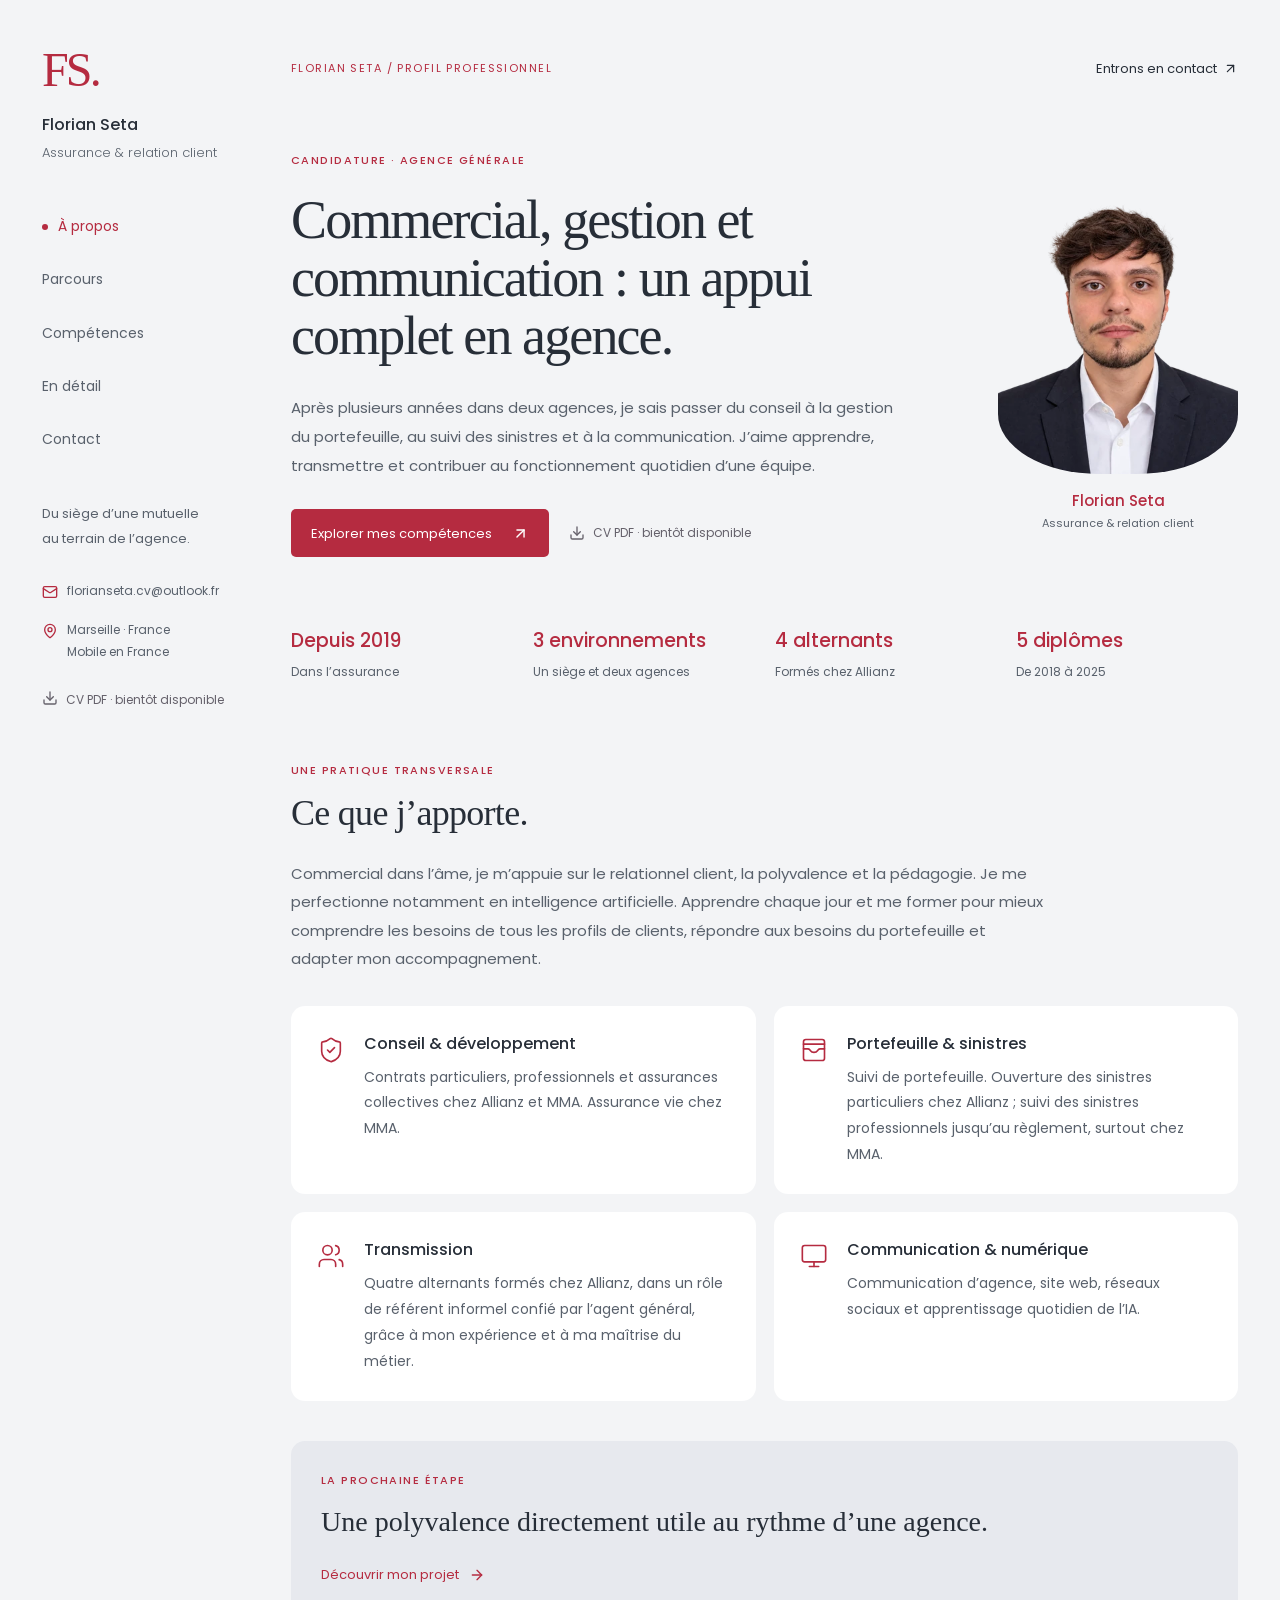
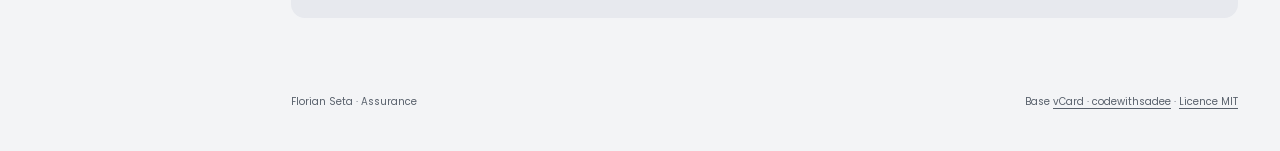
<file: agence/index.html>
<!DOCTYPE html><html lang="fr"><head><meta charSet="utf-8"/><meta name="viewport" content="width=device-width, initial-scale=1"/><link rel="preload" as="image" imageSrcSet="/images/florian-seta-portrait-small.webp 360w, /images/florian-seta-portrait.webp 720w" imageSizes="(max-width: 640px) 160px, 240px" fetchPriority="high"/><link rel="stylesheet" href="/_next/static/css/index.Cz6WO01a.css" data-rsc-css-href="/_next/static/css/index.Cz6WO01a.css" data-precedence="vite-rsc/importer-resources"/><link rel="modulepreload" fetchPriority="low" href="/_next/static/chunks/index-h7lpzVPl.js"/><script src="/_next/static/chunks/rolldown-runtime-C60lm6uB.js" type="module" async=""></script><script src="/_next/static/chunks/framework-D_rUT4EX.js" type="module" async=""></script><link rel="modulepreload" href="/_next/static/chunks/layout-segment-context-C6ROC3aV.js" crossorigin=""/><link rel="modulepreload" href="/_next/static/chunks/cv-experience-C7GZCZaJ.js" crossorigin=""/><title>Candidature · Agence générale | Florian Seta</title><meta name="description" content="Après plusieurs années dans deux agences, je sais passer du conseil à la gestion du portefeuille, au suivi des sinistres et à la communication. J’aime apprendre, transmettre et contribuer au fonctionnement quotidien d’une équipe."/><meta name="robots" content="noindex, nofollow"/><link rel="icon" href="/favicon.svg"/><script>Object.assign(((self[Symbol.for("vinext.navigationRuntime")]??={bootstrap:{routeManifest:null},functions:{}}).bootstrap.rsc??={rsc:[]}),{params:{"slug":"agence"},nav:{"pathname":"/agence","searchParams":[]}})</script><link rel="modulepreload" href="/_next/static/chunks/index-h7lpzVPl.js" />
</head><body><a class="skip-link" href="#main-content">Aller au contenu</a><main class="vcard-layout"><aside class="sidebar" data-sidebar="true" aria-label="Profil et navigation"><div class="sidebar-info"><button type="button" class="identity-mark" aria-label="Florian Seta, retour à l’accueil">FS<span>.</span></button><div class="info-content"><h1 class="name">Florian Seta</h1><p class="title">Assurance &amp; relation client</p></div><button class="info_more-btn" type="button" data-sidebar-btn="true" aria-expanded="false" aria-controls="sidebar-contacts"><span>Coordonnées</span><svg xmlns="http://www.w3.org/2000/svg" width="17" height="17" viewBox="0 0 24 24" fill="none" stroke="currentColor" stroke-width="2" stroke-linecap="round" stroke-linejoin="round" class="lucide lucide-chevron-down" aria-hidden="true"><path d="m6 9 6 6 6-6"></path></svg></button></div><nav class="navbar" aria-label="Rubriques du CV"><ul class="navbar-list" role="tablist" aria-label="Rubriques"><li class="navbar-item" role="presentation"><button id="tab-about" type="button" role="tab" aria-selected="true" aria-controls="panel-about" tabindex="0" class="navbar-link active" data-nav-link="true">À propos</button></li><li class="navbar-item" role="presentation"><button id="tab-resume" type="button" role="tab" aria-selected="false" aria-controls="panel-resume" tabindex="-1" class="navbar-link" data-nav-link="true">Parcours</button></li><li class="navbar-item" role="presentation"><button id="tab-portfolio" type="button" role="tab" aria-selected="false" aria-controls="panel-portfolio" tabindex="-1" class="navbar-link" data-nav-link="true">Compétences</button></li><li class="navbar-item" role="presentation"><button id="tab-explore" type="button" role="tab" aria-selected="false" aria-controls="panel-explore" tabindex="-1" class="navbar-link" data-nav-link="true">En détail</button></li><li class="navbar-item" role="presentation"><button id="tab-contact" type="button" role="tab" aria-selected="false" aria-controls="panel-contact" tabindex="-1" class="navbar-link" data-nav-link="true">Contact</button></li></ul></nav><div class="sidebar-info_more" id="sidebar-contacts"><p class="rail-note">Du siège d’une mutuelle<br/>au terrain de l’agence.</p><ul class="contacts-list"><li class="contact-item"><svg xmlns="http://www.w3.org/2000/svg" width="16" height="16" viewBox="0 0 24 24" fill="none" stroke="currentColor" stroke-width="2" stroke-linecap="round" stroke-linejoin="round" class="lucide lucide-mail" aria-hidden="true"><path d="m22 7-8.991 5.727a2 2 0 0 1-2.009 0L2 7"></path><rect x="2" y="4" width="20" height="16" rx="2"></rect></svg><a href="mailto:florianseta.cv@outlook.fr?subject=Proposition%20d%E2%80%99%C3%A9change%20%E2%80%94%20Florian%20Seta" class="contact-link">florianseta.cv<wbr/>@<!-- -->outlook.fr</a></li><li class="contact-item"><svg xmlns="http://www.w3.org/2000/svg" width="16" height="16" viewBox="0 0 24 24" fill="none" stroke="currentColor" stroke-width="2" stroke-linecap="round" stroke-linejoin="round" class="lucide lucide-map-pin" aria-hidden="true"><path d="M20 10c0 4.993-5.539 10.193-7.399 11.799a1 1 0 0 1-1.202 0C9.539 20.193 4 14.993 4 10a8 8 0 0 1 16 0"></path><circle cx="12" cy="10" r="3"></circle></svg><span>Marseille · France<br/>Mobile en France</span></li></ul><span class="pdf-pending sidebar-download"><svg xmlns="http://www.w3.org/2000/svg" width="16" height="16" viewBox="0 0 24 24" fill="none" stroke="currentColor" stroke-width="2" stroke-linecap="round" stroke-linejoin="round" class="lucide lucide-download" aria-hidden="true"><path d="M12 15V3"></path><path d="M21 15v4a2 2 0 0 1-2 2H5a2 2 0 0 1-2-2v-4"></path><path d="m7 10 5 5 5-5"></path></svg> CV PDF · bientôt disponible</span></div></aside><div class="main-content" id="main-content" tabindex="-1"><div class="page-masthead"><p>Florian Seta / Profil professionnel</p><button type="button">Entrons en contact <svg xmlns="http://www.w3.org/2000/svg" width="15" height="15" viewBox="0 0 24 24" fill="none" stroke="currentColor" stroke-width="2" stroke-linecap="round" stroke-linejoin="round" class="lucide lucide-arrow-up-right" aria-hidden="true"><path d="M7 7h10v10"></path><path d="M7 17 17 7"></path></svg></button></div><article class="about active" data-page="about" id="panel-about" role="tabpanel" aria-labelledby="tab-about"><header class="sr-only"><h2>À propos</h2></header><section class="profile-hero"><div class="profile-intro"><p class="focus-eyebrow">Candidature · Agence générale</p><h2 class="profile-headline">Commercial, gestion et communication : un appui complet en agence.</h2><p class="hero-description">Après plusieurs années dans deux agences, je sais passer du conseil à la gestion du portefeuille, au suivi des sinistres et à la communication. J’aime apprendre, transmettre et contribuer au fonctionnement quotidien d’une équipe.</p><div class="profile-actions"><button type="button" class="primary-action">Explorer mes compétences<svg xmlns="http://www.w3.org/2000/svg" width="17" height="17" viewBox="0 0 24 24" fill="none" stroke="currentColor" stroke-width="2" stroke-linecap="round" stroke-linejoin="round" class="lucide lucide-arrow-up-right" aria-hidden="true"><path d="M7 7h10v10"></path><path d="M7 17 17 7"></path></svg></button><span class="pdf-pending "><svg xmlns="http://www.w3.org/2000/svg" width="16" height="16" viewBox="0 0 24 24" fill="none" stroke="currentColor" stroke-width="2" stroke-linecap="round" stroke-linejoin="round" class="lucide lucide-download" aria-hidden="true"><path d="M12 15V3"></path><path d="M21 15v4a2 2 0 0 1-2 2H5a2 2 0 0 1-2-2v-4"></path><path d="m7 10 5 5 5-5"></path></svg> CV PDF · bientôt disponible</span></div></div><figure class="profile-portrait"><img src="/images/florian-seta-portrait.webp" srcSet="/images/florian-seta-portrait-small.webp 360w, /images/florian-seta-portrait.webp 720w" sizes="(max-width: 640px) 160px, 240px" alt="Portrait de Florian Seta, en costume sombre et chemise blanche" width="720" height="900" fetchPriority="high"/><figcaption><strong>Florian Seta</strong><span>Assurance &amp; relation client</span></figcaption></figure></section><ul class="profile-facts" aria-label="Repères du parcours"><li><strong>Depuis 2019</strong><span>Dans l’assurance</span></li><li><strong>3 environnements</strong><span>Un siège et deux agences</span></li><li><strong>4 alternants</strong><span>Formés chez Allianz</span></li><li><strong>5 diplômes</strong><span>De 2018 à 2025</span></li></ul><section class="service"><div class="section-heading"><p class="focus-eyebrow">Une pratique transversale</p><h3>Ce que j’apporte.</h3></div><p class="section-intro">Commercial dans l’âme, je m’appuie sur le relationnel client, la polyvalence et la pédagogie. Je me perfectionne notamment en intelligence artificielle. <!-- -->Apprendre chaque jour et me former pour mieux comprendre les besoins de tous les profils de clients, répondre aux besoins du portefeuille et adapter mon accompagnement.</p><ul class="service-list"><li class="service-item"><svg xmlns="http://www.w3.org/2000/svg" width="28" height="28" viewBox="0 0 24 24" fill="none" stroke="currentColor" stroke-width="1.4" stroke-linecap="round" stroke-linejoin="round" class="lucide lucide-shield-check" aria-hidden="true"><path d="M20 13c0 5-3.5 7.5-7.66 8.95a1 1 0 0 1-.67-.01C7.5 20.5 4 18 4 13V6a1 1 0 0 1 1-1c2 0 4.5-1.2 6.24-2.72a1.17 1.17 0 0 1 1.52 0C14.51 3.81 17 5 19 5a1 1 0 0 1 1 1z"></path><path d="m9 12 2 2 4-4"></path></svg><div><h4>Conseil &amp; développement</h4><p>Contrats particuliers, professionnels et assurances collectives chez Allianz et MMA. Assurance vie chez MMA.</p></div></li><li class="service-item"><svg xmlns="http://www.w3.org/2000/svg" width="28" height="28" viewBox="0 0 24 24" fill="none" stroke="currentColor" stroke-width="1.4" stroke-linecap="round" stroke-linejoin="round" class="lucide lucide-wallet-cards" aria-hidden="true"><path d="M3 11h3.75a2 2 0 0 1 1.6.8l.45.6a4 4 0 0 0 6.4 0l.45-.6a2 2 0 0 1 1.6-.8H21"></path><path d="M3 7h18"></path><rect x="3" y="3" width="18" height="18" rx="2"></rect></svg><div><h4>Portefeuille &amp; sinistres</h4><p>Suivi de portefeuille. Ouverture des sinistres particuliers chez Allianz ; suivi des sinistres professionnels jusqu’au règlement, surtout chez MMA.</p></div></li><li class="service-item"><svg xmlns="http://www.w3.org/2000/svg" width="28" height="28" viewBox="0 0 24 24" fill="none" stroke="currentColor" stroke-width="1.4" stroke-linecap="round" stroke-linejoin="round" class="lucide lucide-users" aria-hidden="true"><path d="M16 21v-2a4 4 0 0 0-4-4H6a4 4 0 0 0-4 4v2"></path><path d="M16 3.128a4 4 0 0 1 0 7.744"></path><path d="M22 21v-2a4 4 0 0 0-3-3.87"></path><circle cx="9" cy="7" r="4"></circle></svg><div><h4>Transmission</h4><p>Quatre alternants formés chez Allianz, dans un rôle de référent informel confié par l’agent général, grâce à mon expérience et à ma maîtrise du métier.</p></div></li><li class="service-item"><svg xmlns="http://www.w3.org/2000/svg" width="28" height="28" viewBox="0 0 24 24" fill="none" stroke="currentColor" stroke-width="1.4" stroke-linecap="round" stroke-linejoin="round" class="lucide lucide-monitor" aria-hidden="true"><rect width="20" height="14" x="2" y="3" rx="2"></rect><line x1="8" x2="16" y1="21" y2="21"></line><line x1="12" x2="12" y1="17" y2="21"></line></svg><div><h4>Communication &amp; numérique</h4><p>Communication d’agence, site web, réseaux sociaux et apprentissage quotidien de l’IA.</p></div></li></ul></section><section class="motivation-card"><p class="focus-eyebrow">La prochaine étape</p><h3>Une polyvalence directement utile au rythme d’une agence.</h3><button class="text-action" type="button">Découvrir mon projet <svg xmlns="http://www.w3.org/2000/svg" width="16" height="16" viewBox="0 0 24 24" fill="none" stroke="currentColor" stroke-width="2" stroke-linecap="round" stroke-linejoin="round" class="lucide lucide-arrow-right" aria-hidden="true"><path d="M5 12h14"></path><path d="m12 5 7 7-7 7"></path></svg></button></section></article><article class="resume" data-page="resume" id="panel-resume" role="tabpanel" aria-labelledby="tab-resume" hidden=""><header><p class="focus-eyebrow">Du siège aux agences</p><h2 class="article-title">Mon parcours.</h2></header><p class="section-intro">Du service au siège d’une mutuelle à la polyvalence en agence, chaque étape a élargi ma compréhension du métier.</p><section class="timeline"><div class="title-wrapper"><svg xmlns="http://www.w3.org/2000/svg" width="24" height="24" viewBox="0 0 24 24" fill="none" stroke="currentColor" stroke-width="2" stroke-linecap="round" stroke-linejoin="round" class="lucide lucide-briefcase-business" aria-hidden="true"><path d="M12 12h.01"></path><path d="M16 6V4a2 2 0 0 0-2-2h-4a2 2 0 0 0-2 2v2"></path><path d="M22 13a18.15 18.15 0 0 1-20 0"></path><rect width="20" height="14" x="2" y="6" rx="2"></rect></svg><h3>Expériences professionnelles</h3></div><ol class="timeline-list"><li class="timeline-item"><details open=""><summary><span class="timeline-period">Depuis août 2025</span><h4>Collaborateur d’agence polyvalent</h4><p class="timeline-company">Agence MMA Éric Rougeron</p><p class="timeline-location">Marseille</p><span class="timeline-toggle">Voir les missions <svg xmlns="http://www.w3.org/2000/svg" width="16" height="16" viewBox="0 0 24 24" fill="none" stroke="currentColor" stroke-width="2" stroke-linecap="round" stroke-linejoin="round" class="lucide lucide-chevron-down" aria-hidden="true"><path d="m6 9 6 6 6-6"></path></svg></span></summary><div class="timeline-details"><p class="timeline-text">Vente et souscription de contrats particuliers et professionnels, assurances collectives et assurance vie. Développement commercial et gestion de portefeuille. Sinistres professionnels : ouverture et suivi des dossiers jusqu’au règlement, avec une pratique plus importante chez MMA. Communication de l’agence, site internet et réseaux sociaux.</p><ul class="evidence-tags" aria-label="Domaines d’activité"><li>Portefeuille</li><li>Sinistres</li><li>Communication</li></ul></div></details></li><li class="timeline-item"><details><summary><span class="timeline-period">2020 – 2025</span><h4>Chargé de clientèle</h4><p class="timeline-company">ALLIANZ Arnaud de Simencourt</p><p class="timeline-location">Narbonne</p><span class="timeline-toggle">Voir les missions <svg xmlns="http://www.w3.org/2000/svg" width="16" height="16" viewBox="0 0 24 24" fill="none" stroke="currentColor" stroke-width="2" stroke-linecap="round" stroke-linejoin="round" class="lucide lucide-chevron-down" aria-hidden="true"><path d="m6 9 6 6 6-6"></path></svg></span></summary><div class="timeline-details"><p class="timeline-text">Vente et souscription de contrats particuliers et professionnels, assurances collectives et suivi du portefeuille. Ouverture des sinistres particuliers ; ouverture et suivi ponctuel de sinistres professionnels jusqu’au règlement. Communication de l’agence. Alors que j’étais l’alternant le plus expérimenté, l’agent général s’est appuyé sur ma maîtrise du métier pour me confier l’accompagnement des autres alternants. J’ai ainsi développé ma pédagogie et formé quatre alternants, en tant que référent informel, sans fonction hiérarchique officielle.</p><ul class="evidence-tags" aria-label="Domaines d’activité"><li>Vente et conseil</li><li>Accompagnement</li><li>Transmission</li></ul></div></details></li><li class="timeline-item"><details><summary><span class="timeline-period">Janv. 2019 – sept. 2020</span><h4>Conseiller en assurances</h4><p class="timeline-company">Mutuelle des Motards</p><p class="timeline-location">Siège social · Montpellier</p><span class="timeline-toggle">Voir les missions <svg xmlns="http://www.w3.org/2000/svg" width="16" height="16" viewBox="0 0 24 24" fill="none" stroke="currentColor" stroke-width="2" stroke-linecap="round" stroke-linejoin="round" class="lucide lucide-chevron-down" aria-hidden="true"><path d="m6 9 6 6 6-6"></path></svg></span></summary><div class="timeline-details"><p class="timeline-text">Vente et souscription, service après-vente et gestion électronique des documents au siège de la mutuelle.</p><ul class="evidence-tags" aria-label="Domaines d’activité"><li>Relation client</li><li>Souscription</li><li>Service</li></ul></div></details></li></ol></section><section class="timeline education"><div class="title-wrapper"><svg xmlns="http://www.w3.org/2000/svg" width="24" height="24" viewBox="0 0 24 24" fill="none" stroke="currentColor" stroke-width="2" stroke-linecap="round" stroke-linejoin="round" class="lucide lucide-book-open" aria-hidden="true"><path d="M12 5v16"></path><path d="M20.001 19A2 2 0 0022 17V5a2 2 0 00-1.999-2L16 3.002A5 5 0 0012 5a5 5 0 00-4-2H4a2 2 0 00-2 2v12a2 2 0 001.999 2H8a5 5 0 014 2 5 5 0 014-2z"></path></svg><h3>Formations &amp; diplômes</h3></div><ol class="education-list"><li><span class="education-year">2025</span><div><h4>Manager des stratégies marketing et communication</h4><p>Bac+5 · titre de niveau 7 · IFC Montpellier</p></div></li><li><span class="education-year">2023</span><div><h4>Manager en stratégie d’entreprise</h4><p>Option stratégie financière et patrimoniale · Bac+5 · titre de niveau 7 · IFC Montpellier</p></div></li><li><span class="education-year">2021</span><div><h4>Responsable de clientèle Banque-Finance-Assurance</h4><p>Bachelor · IFC Montpellier</p></div></li><li><span class="education-year">2020</span><div><h4>BTS Assurance</h4><p>IFC Montpellier</p></div></li><li><span class="education-year">2018</span><div><h4>Baccalauréat STMG</h4><p>Spécialité gestion et finance</p></div></li></ol></section><section class="skill"><h3>Une pratique transversale</h3><ul class="skills-list"><li><svg xmlns="http://www.w3.org/2000/svg" width="17" height="17" viewBox="0 0 24 24" fill="none" stroke="currentColor" stroke-width="2" stroke-linecap="round" stroke-linejoin="round" class="lucide lucide-shield-check" aria-hidden="true"><path d="M20 13c0 5-3.5 7.5-7.66 8.95a1 1 0 0 1-.67-.01C7.5 20.5 4 18 4 13V6a1 1 0 0 1 1-1c2 0 4.5-1.2 6.24-2.72a1.17 1.17 0 0 1 1.52 0C14.51 3.81 17 5 19 5a1 1 0 0 1 1 1z"></path><path d="m9 12 2 2 4-4"></path></svg><span>Conseil, vente et souscription</span></li><li><svg xmlns="http://www.w3.org/2000/svg" width="17" height="17" viewBox="0 0 24 24" fill="none" stroke="currentColor" stroke-width="2" stroke-linecap="round" stroke-linejoin="round" class="lucide lucide-shield-check" aria-hidden="true"><path d="M20 13c0 5-3.5 7.5-7.66 8.95a1 1 0 0 1-.67-.01C7.5 20.5 4 18 4 13V6a1 1 0 0 1 1-1c2 0 4.5-1.2 6.24-2.72a1.17 1.17 0 0 1 1.52 0C14.51 3.81 17 5 19 5a1 1 0 0 1 1 1z"></path><path d="m9 12 2 2 4-4"></path></svg><span>Suivi du portefeuille et des sinistres</span></li><li><svg xmlns="http://www.w3.org/2000/svg" width="17" height="17" viewBox="0 0 24 24" fill="none" stroke="currentColor" stroke-width="2" stroke-linecap="round" stroke-linejoin="round" class="lucide lucide-shield-check" aria-hidden="true"><path d="M20 13c0 5-3.5 7.5-7.66 8.95a1 1 0 0 1-.67-.01C7.5 20.5 4 18 4 13V6a1 1 0 0 1 1-1c2 0 4.5-1.2 6.24-2.72a1.17 1.17 0 0 1 1.52 0C14.51 3.81 17 5 19 5a1 1 0 0 1 1 1z"></path><path d="m9 12 2 2 4-4"></path></svg><span>Formation et accompagnement d’alternants</span></li><li><svg xmlns="http://www.w3.org/2000/svg" width="17" height="17" viewBox="0 0 24 24" fill="none" stroke="currentColor" stroke-width="2" stroke-linecap="round" stroke-linejoin="round" class="lucide lucide-shield-check" aria-hidden="true"><path d="M20 13c0 5-3.5 7.5-7.66 8.95a1 1 0 0 1-.67-.01C7.5 20.5 4 18 4 13V6a1 1 0 0 1 1-1c2 0 4.5-1.2 6.24-2.72a1.17 1.17 0 0 1 1.52 0C14.51 3.81 17 5 19 5a1 1 0 0 1 1 1z"></path><path d="m9 12 2 2 4-4"></path></svg><span>Communication d’agence et outils numériques</span></li></ul></section><span class="pdf-pending inline-download"><svg xmlns="http://www.w3.org/2000/svg" width="16" height="16" viewBox="0 0 24 24" fill="none" stroke="currentColor" stroke-width="2" stroke-linecap="round" stroke-linejoin="round" class="lucide lucide-download" aria-hidden="true"><path d="M12 15V3"></path><path d="M21 15v4a2 2 0 0 1-2 2H5a2 2 0 0 1-2-2v-4"></path><path d="m7 10 5 5 5-5"></path></svg> CV PDF · bientôt disponible</span></article><article class="portfolio" data-page="portfolio" id="panel-portfolio" role="tabpanel" aria-labelledby="tab-portfolio" hidden=""><header><p class="focus-eyebrow">Des compétences de terrain</p><h2 class="article-title">Mes domaines d’action.</h2></header><p class="section-intro">Des compétences reliées à des expériences concrètes. Sélectionnez un domaine, puis une carte pour en voir le détail.</p><section class="projects" aria-label="Domaines de compétences"><ul class="filter-list" aria-label="Filtrer les compétences"><li class="filter-item"><button type="button" class="active" aria-pressed="true">Tout</button></li><li class="filter-item"><button type="button" class="" aria-pressed="false">Assurance</button></li><li class="filter-item"><button type="button" class="" aria-pressed="false">Gestion</button></li><li class="filter-item"><button type="button" class="" aria-pressed="false">Transmission</button></li><li class="filter-item"><button type="button" class="" aria-pressed="false">Numérique</button></li></ul><div class="filter-select-box"><button type="button" class="filter-select" data-select="true" aria-expanded="false" aria-controls="competence-filters">Tous les domaines<svg xmlns="http://www.w3.org/2000/svg" width="18" height="18" viewBox="0 0 24 24" fill="none" stroke="currentColor" stroke-width="2" stroke-linecap="round" stroke-linejoin="round" class="lucide lucide-chevron-down" aria-hidden="true"><path d="m6 9 6 6 6-6"></path></svg></button><ul class="select-list" id="competence-filters" hidden=""><li class="select-item"><button type="button">Tout</button></li><li class="select-item"><button type="button">Assurance</button></li><li class="select-item"><button type="button">Gestion</button></li><li class="select-item"><button type="button">Transmission</button></li><li class="select-item"><button type="button">Numérique</button></li></ul></div><p class="filter-summary" aria-live="polite">8<!-- --> <!-- -->domaines affichés</p><ul class="project-list"><li class="project-item active" data-category="assurance"><button type="button" class="expertise-card"><div class="expertise-illustration"><svg xmlns="http://www.w3.org/2000/svg" width="30" height="30" viewBox="0 0 24 24" fill="none" stroke="currentColor" stroke-width="1.3" stroke-linecap="round" stroke-linejoin="round" class="lucide lucide-users" aria-hidden="true"><path d="M16 21v-2a4 4 0 0 0-4-4H6a4 4 0 0 0-4 4v2"></path><path d="M16 3.128a4 4 0 0 1 0 7.744"></path><path d="M22 21v-2a4 4 0 0 0-3-3.87"></path><circle cx="9" cy="7" r="4"></circle></svg><span>Assurance</span><svg xmlns="http://www.w3.org/2000/svg" width="17" height="17" viewBox="0 0 24 24" fill="none" stroke="currentColor" stroke-width="2" stroke-linecap="round" stroke-linejoin="round" class="lucide lucide-arrow-up-right" aria-hidden="true"><path d="M7 7h10v10"></path><path d="M7 17 17 7"></path></svg></div><h3 class="project-title">Conseil &amp; relation client</h3><p class="expertise-description">Vente et souscription de contrats particuliers et professionnels, avec un bon relationnel client.</p><p class="project-category">Mutuelle des Motards · Allianz · MMA</p></button></li><li class="project-item active" data-category="assurance"><button type="button" class="expertise-card"><div class="expertise-illustration"><svg xmlns="http://www.w3.org/2000/svg" width="30" height="30" viewBox="0 0 24 24" fill="none" stroke="currentColor" stroke-width="1.3" stroke-linecap="round" stroke-linejoin="round" class="lucide lucide-shield-check" aria-hidden="true"><path d="M20 13c0 5-3.5 7.5-7.66 8.95a1 1 0 0 1-.67-.01C7.5 20.5 4 18 4 13V6a1 1 0 0 1 1-1c2 0 4.5-1.2 6.24-2.72a1.17 1.17 0 0 1 1.52 0C14.51 3.81 17 5 19 5a1 1 0 0 1 1 1z"></path><path d="m9 12 2 2 4-4"></path></svg><span>Assurance</span><svg xmlns="http://www.w3.org/2000/svg" width="17" height="17" viewBox="0 0 24 24" fill="none" stroke="currentColor" stroke-width="2" stroke-linecap="round" stroke-linejoin="round" class="lucide lucide-arrow-up-right" aria-hidden="true"><path d="M7 7h10v10"></path><path d="M7 17 17 7"></path></svg></div><h3 class="project-title">Contrats &amp; solutions d’assurance</h3><p class="expertise-description">Vente et souscription de contrats particuliers et professionnels chez Allianz et MMA. Assurances collectives dans les deux agences et assurance vie chez MMA.</p><p class="project-category">ALLIANZ Arnaud de Simencourt · MMA Éric Rougeron</p></button></li><li class="project-item active" data-category="gestion"><button type="button" class="expertise-card"><div class="expertise-illustration"><svg xmlns="http://www.w3.org/2000/svg" width="30" height="30" viewBox="0 0 24 24" fill="none" stroke="currentColor" stroke-width="1.3" stroke-linecap="round" stroke-linejoin="round" class="lucide lucide-wallet-cards" aria-hidden="true"><path d="M3 11h3.75a2 2 0 0 1 1.6.8l.45.6a4 4 0 0 0 6.4 0l.45-.6a2 2 0 0 1 1.6-.8H21"></path><path d="M3 7h18"></path><rect x="3" y="3" width="18" height="18" rx="2"></rect></svg><span>Gestion</span><svg xmlns="http://www.w3.org/2000/svg" width="17" height="17" viewBox="0 0 24 24" fill="none" stroke="currentColor" stroke-width="2" stroke-linecap="round" stroke-linejoin="round" class="lucide lucide-arrow-up-right" aria-hidden="true"><path d="M7 7h10v10"></path><path d="M7 17 17 7"></path></svg></div><h3 class="project-title">Gestion de portefeuille</h3><p class="expertise-description">Suivi de portefeuille et développement commercial dans les agences Allianz et MMA.</p><p class="project-category">Allianz · MMA</p></button></li><li class="project-item active" data-category="gestion"><button type="button" class="expertise-card"><div class="expertise-illustration"><svg xmlns="http://www.w3.org/2000/svg" width="30" height="30" viewBox="0 0 24 24" fill="none" stroke="currentColor" stroke-width="1.3" stroke-linecap="round" stroke-linejoin="round" class="lucide lucide-file-check-corner" aria-hidden="true"><path d="M10.5 22H6a2 2 0 0 1-2-2V4a2 2 0 0 1 2-2h8a2.4 2.4 0 0 1 1.706.706l3.588 3.588A2.4 2.4 0 0 1 20 8v6"></path><path d="M14 2v5a1 1 0 0 0 1 1h5"></path><path d="m14 20 2 2 4-4"></path></svg><span>Gestion</span><svg xmlns="http://www.w3.org/2000/svg" width="17" height="17" viewBox="0 0 24 24" fill="none" stroke="currentColor" stroke-width="2" stroke-linecap="round" stroke-linejoin="round" class="lucide lucide-arrow-up-right" aria-hidden="true"><path d="M7 7h10v10"></path><path d="M7 17 17 7"></path></svg></div><h3 class="project-title">Gestion des sinistres</h3><p class="expertise-description">Particuliers : ouverture chez Allianz. Professionnels : ouverture et suivi jusqu’au règlement, ponctuellement chez Allianz et davantage chez MMA.</p><p class="project-category">Deux clientèles, deux périmètres</p></button></li><li class="project-item active" data-category="transmission"><button type="button" class="expertise-card"><div class="expertise-illustration"><svg xmlns="http://www.w3.org/2000/svg" width="30" height="30" viewBox="0 0 24 24" fill="none" stroke="currentColor" stroke-width="1.3" stroke-linecap="round" stroke-linejoin="round" class="lucide lucide-graduation-cap" aria-hidden="true"><path d="M21.42 10.922a1 1 0 0 0-.019-1.838L12.83 5.18a2 2 0 0 0-1.66 0L2.6 9.08a1 1 0 0 0 0 1.832l8.57 3.908a2 2 0 0 0 1.66 0z"></path><path d="M22 10v6"></path><path d="M6 12.5V16a6 3 0 0 0 12 0v-3.5"></path></svg><span>Transmission</span><svg xmlns="http://www.w3.org/2000/svg" width="17" height="17" viewBox="0 0 24 24" fill="none" stroke="currentColor" stroke-width="2" stroke-linecap="round" stroke-linejoin="round" class="lucide lucide-arrow-up-right" aria-hidden="true"><path d="M7 7h10v10"></path><path d="M7 17 17 7"></path></svg></div><h3 class="project-title">Formation &amp; pédagogie</h3><p class="expertise-description">Alternant le plus expérimenté, j’ai été sollicité par l’agent général pour devenir le référent informel des autres alternants. Cette mission, appuyée sur ma maîtrise du métier, m’a permis de développer ma pédagogie et d’en former quatre.</p><p class="project-category">Quatre alternants formés · Référent informel chez Allianz</p></button></li><li class="project-item active" data-category="numérique"><button type="button" class="expertise-card"><div class="expertise-illustration"><svg xmlns="http://www.w3.org/2000/svg" width="30" height="30" viewBox="0 0 24 24" fill="none" stroke="currentColor" stroke-width="1.3" stroke-linecap="round" stroke-linejoin="round" class="lucide lucide-monitor" aria-hidden="true"><rect width="20" height="14" x="2" y="3" rx="2"></rect><line x1="8" x2="16" y1="21" y2="21"></line><line x1="12" x2="12" y1="17" y2="21"></line></svg><span>Numérique</span><svg xmlns="http://www.w3.org/2000/svg" width="17" height="17" viewBox="0 0 24 24" fill="none" stroke="currentColor" stroke-width="2" stroke-linecap="round" stroke-linejoin="round" class="lucide lucide-arrow-up-right" aria-hidden="true"><path d="M7 7h10v10"></path><path d="M7 17 17 7"></path></svg></div><h3 class="project-title">Communication digitale</h3><p class="expertise-description">Communication et événements d’agence ; site internet et réseaux sociaux chez MMA.</p><p class="project-category">Allianz · MMA</p></button></li><li class="project-item active" data-category="numérique"><button type="button" class="expertise-card"><div class="expertise-illustration"><svg xmlns="http://www.w3.org/2000/svg" width="30" height="30" viewBox="0 0 24 24" fill="none" stroke="currentColor" stroke-width="1.3" stroke-linecap="round" stroke-linejoin="round" class="lucide lucide-sparkles" aria-hidden="true"><path d="M11.017 2.814a1 1 0 0 1 1.966 0l1.051 5.558a2 2 0 0 0 1.594 1.594l5.558 1.051a1 1 0 0 1 0 1.966l-5.558 1.051a2 2 0 0 0-1.594 1.594l-1.051 5.558a1 1 0 0 1-1.966 0l-1.051-5.558a2 2 0 0 0-1.594-1.594l-5.558-1.051a1 1 0 0 1 0-1.966l5.558-1.051a2 2 0 0 0 1.594-1.594z"></path><path d="M20 2v4"></path><path d="M22 4h-4"></path><circle cx="4" cy="20" r="2"></circle></svg><span>Numérique</span><svg xmlns="http://www.w3.org/2000/svg" width="17" height="17" viewBox="0 0 24 24" fill="none" stroke="currentColor" stroke-width="2" stroke-linecap="round" stroke-linejoin="round" class="lucide lucide-arrow-up-right" aria-hidden="true"><path d="M7 7h10v10"></path><path d="M7 17 17 7"></path></svg></div><h3 class="project-title">Apprentissage de l’IA</h3><p class="expertise-description">Perfectionnement quotidien en intelligence artificielle, curiosité et envie d’apprendre.</p><p class="project-category">Apprentissage personnel continu</p></button></li><li class="project-item active" data-category="gestion"><button type="button" class="expertise-card"><div class="expertise-illustration"><svg xmlns="http://www.w3.org/2000/svg" width="30" height="30" viewBox="0 0 24 24" fill="none" stroke="currentColor" stroke-width="1.3" stroke-linecap="round" stroke-linejoin="round" class="lucide lucide-briefcase-business" aria-hidden="true"><path d="M12 12h.01"></path><path d="M16 6V4a2 2 0 0 0-2-2h-4a2 2 0 0 0-2 2v2"></path><path d="M22 13a18.15 18.15 0 0 1-20 0"></path><rect width="20" height="14" x="2" y="6" rx="2"></rect></svg><span>Gestion</span><svg xmlns="http://www.w3.org/2000/svg" width="17" height="17" viewBox="0 0 24 24" fill="none" stroke="currentColor" stroke-width="2" stroke-linecap="round" stroke-linejoin="round" class="lucide lucide-arrow-up-right" aria-hidden="true"><path d="M7 7h10v10"></path><path d="M7 17 17 7"></path></svg></div><h3 class="project-title">Service &amp; polyvalence</h3><p class="expertise-description">Service après-vente, gestion électronique des documents au siège, puis polyvalence au quotidien en agence.</p><p class="project-category">Du siège aux agences</p></button></li></ul></section></article><article class="explore" data-page="explore" id="panel-explore" role="tabpanel" aria-labelledby="tab-explore" hidden=""><header><p class="focus-eyebrow">Explorer le parcours</p><h2 class="article-title">L’essentiel, en détail.</h2></header><p class="section-intro">Choisissez un sujet pour découvrir mon expérience et mon projet en quelques repères.</p><section class="visual-panel"><div class="visual-tabs" role="tablist" aria-label="Sujets du parcours"><button type="button" role="tab" id="visual-tab-parcours" aria-controls="visual-stage" aria-selected="false" tabindex="-1" class="" title="Du siège aux agences">Parcours</button><button type="button" role="tab" id="visual-tab-risques" aria-controls="visual-stage" aria-selected="false" tabindex="-1" class="" title="Contrats particuliers, professionnels, collectifs et assurance vie">Risques pro</button><button type="button" role="tab" id="visual-tab-sinistres" aria-controls="visual-stage" aria-selected="false" tabindex="-1" class="" title="Particuliers et professionnels : deux périmètres distincts">Sinistres</button><button type="button" role="tab" id="visual-tab-commercial" aria-controls="visual-stage" aria-selected="true" tabindex="0" class="active" title="Conseil et portefeuille">Relation client</button><button type="button" role="tab" id="visual-tab-transmission" aria-controls="visual-stage" aria-selected="false" tabindex="-1" class="" title="Quatre alternants formés">Transmission</button><button type="button" role="tab" id="visual-tab-formation" aria-controls="visual-stage" aria-selected="false" tabindex="-1" class="" title="Un parcours jusqu’à Bac+5">Formation</button><button type="button" role="tab" id="visual-tab-communication" aria-controls="visual-stage" aria-selected="false" tabindex="-1" class="" title="Communication d’agence et apprentissage de l’IA">Numérique</button><button type="button" role="tab" id="visual-tab-projet" aria-controls="visual-stage" aria-selected="false" tabindex="-1" class="" title="La prochaine étape">Projet</button></div><div class="visual-stage" id="visual-stage" role="tabpanel" aria-labelledby="visual-tab-commercial" aria-live="polite" tabindex="0"><div class="visual-content"><div class="visual-overline">RELATION CLIENT &amp; DÉVELOPPEMENT</div><div class="commercial-orbit"><div class="orbit-center">Le<br/>client</div><span>Écouter</span><span>Conseiller</span><span>Souscrire</span><span>Suivre</span></div><p class="visual-caption">Vente et souscription de contrats particuliers et professionnels, avec suivi du portefeuille.</p></div></div></section><button class="text-action section-end" type="button">Retrouver les compétences <svg xmlns="http://www.w3.org/2000/svg" width="16" height="16" viewBox="0 0 24 24" fill="none" stroke="currentColor" stroke-width="2" stroke-linecap="round" stroke-linejoin="round" class="lucide lucide-arrow-right" aria-hidden="true"><path d="M5 12h14"></path><path d="m12 5 7 7-7 7"></path></svg></button></article><article class="contact" data-page="contact" id="panel-contact" role="tabpanel" aria-labelledby="tab-contact" hidden=""><header><p class="focus-eyebrow">La prochaine étape</p><h2 class="article-title">Prenons le temps<br/>d’échanger.</h2></header><section class="contact-invitation"><svg xmlns="http://www.w3.org/2000/svg" width="35" height="35" viewBox="0 0 24 24" fill="none" stroke="currentColor" stroke-width="1.3" stroke-linecap="round" stroke-linejoin="round" class="lucide lucide-mail" aria-hidden="true"><path d="m22 7-8.991 5.727a2 2 0 0 1-2.009 0L2 7"></path><rect x="2" y="4" width="20" height="16" rx="2"></rect></svg><h3>Une polyvalence directement utile au rythme d’une agence.</h3><p>Je serais heureux d’expliquer mon parcours et d’échanger sur ce que je pourrais apporter à votre équipe.</p><a class="primary-action" href="mailto:florianseta.cv@outlook.fr?subject=Proposition%20d%E2%80%99%C3%A9change%20%E2%80%94%20Florian%20Seta">Proposer un échange <svg xmlns="http://www.w3.org/2000/svg" width="18" height="18" viewBox="0 0 24 24" fill="none" stroke="currentColor" stroke-width="2" stroke-linecap="round" stroke-linejoin="round" class="lucide lucide-arrow-up-right" aria-hidden="true"><path d="M7 7h10v10"></path><path d="M7 17 17 7"></path></svg></a><a class="email-address" href="mailto:florianseta.cv@outlook.fr">florianseta.cv@outlook.fr</a><div class="contact-practical"><span><svg xmlns="http://www.w3.org/2000/svg" width="16" height="16" viewBox="0 0 24 24" fill="none" stroke="currentColor" stroke-width="2" stroke-linecap="round" stroke-linejoin="round" class="lucide lucide-map-pin" aria-hidden="true"><path d="M20 10c0 4.993-5.539 10.193-7.399 11.799a1 1 0 0 1-1.202 0C9.539 20.193 4 14.993 4 10a8 8 0 0 1 16 0"></path><circle cx="12" cy="10" r="3"></circle></svg>Marseille</span><span><svg xmlns="http://www.w3.org/2000/svg" width="16" height="16" viewBox="0 0 24 24" fill="none" stroke="currentColor" stroke-width="2" stroke-linecap="round" stroke-linejoin="round" class="lucide lucide-arrow-up-right" aria-hidden="true"><path d="M7 7h10v10"></path><path d="M7 17 17 7"></path></svg>Mobile en France</span></div><span class="pdf-pending "><svg xmlns="http://www.w3.org/2000/svg" width="16" height="16" viewBox="0 0 24 24" fill="none" stroke="currentColor" stroke-width="2" stroke-linecap="round" stroke-linejoin="round" class="lucide lucide-download" aria-hidden="true"><path d="M12 15V3"></path><path d="M21 15v4a2 2 0 0 1-2 2H5a2 2 0 0 1-2-2v-4"></path><path d="m7 10 5 5 5-5"></path></svg> CV PDF · bientôt disponible</span></section></article><footer class="vcard-credit"><span>Florian Seta · Assurance</span><span>Base <a href="https://github.com/codewithsadee/vcard-personal-portfolio" target="_blank" rel="noreferrer">vCard · codewithsadee</a> · <a href="/licenses/vcard-MIT.txt">Licence MIT</a></span></footer></div></main><script type="module" src="/_next/static/chunks/index-h7lpzVPl.js" id="_R_" async=""></script><script>((self[Symbol.for("vinext.navigationRuntime")]??={bootstrap:{routeManifest:null},functions:{}}).bootstrap.rsc??={rsc:[]}).rsc.push("0:{\"page:/agence\":\"$L1\",\"layout:/\":\"$L2\",\"route:/agence\":\"$L3\",\"__route\":\"route:/agence\",\"__interceptionContext\":null,\"__layoutIds\":[\"layout:/\"],\"__rootLayout\":\"/\",\"__bfcacheSegmentIdentities\":{\"layout:/\":\"[\\\"layout\\\",\\\"layout:/\\\",\\\"root-boundary:/\\\",\\\"\\\"]\",\"page:/agence\":\"[\\\"page\\\",\\\"page:/:slug\\\",\\\"root-boundary:/\\\",\\\"[\\\\\\\"slug|agence|d\\\\\\\"]\\\"]\"},\"__srcPage\":[\"[slug]\",\"page\"],\"__layoutFlags\":{\"layout:/\":\"s\"},\"__artifactCompatibility\":{\"schemaVersion\":1,\"graphVersion\":\"app-route-graph:c75e66a7605490d9\",\"deploymentVersion\":\"b428a2e0-a4ce-4a0d-9788-e06d4ae06410\",\"appElementsSchemaVersion\":1,\"rscPayloadSchemaVersion\":1,\"rootBoundaryId\":\"/\",\"renderEpoch\":null}}\n")</script><script>((self[Symbol.for("vinext.navigationRuntime")]??={bootstrap:{routeManifest:null},functions:{}}).bootstrap.rsc??={rsc:[]}).rsc.push("4:I[\"74f944bd09a9\",[],\"Children\",1]\n")</script><script>((self[Symbol.for("vinext.navigationRuntime")]??={bootstrap:{routeManifest:null},functions:{}}).bootstrap.rsc??={rsc:[]}).rsc.push("5:I[\"52529b92208a\",[],\"GlobalErrorBoundary\",1]\n")</script><script>((self[Symbol.for("vinext.navigationRuntime")]??={bootstrap:{routeManifest:null},functions:{}}).bootstrap.rsc??={rsc:[]}).rsc.push("6:I[\"18ecf746a395\",[],\"default\",1]\n")</script><script>((self[Symbol.for("vinext.navigationRuntime")]??={bootstrap:{routeManifest:null},functions:{}}).bootstrap.rsc??={rsc:[]}).rsc.push("7:I[\"52529b92208a\",[],\"ErrorBoundary\",1]\n")</script><script>((self[Symbol.for("vinext.navigationRuntime")]??={bootstrap:{routeManifest:null},functions:{}}).bootstrap.rsc??={rsc:[]}).rsc.push("8:I[\"1b73e8b5fbe4\",[],\"LayoutSegmentProvider\",1]\n")</script><script>((self[Symbol.for("vinext.navigationRuntime")]??={bootstrap:{routeManifest:null},functions:{}}).bootstrap.rsc??={rsc:[]}).rsc.push("9:I[\"74f944bd09a9\",[],\"Slot\",1]\n")</script><script>((self[Symbol.for("vinext.navigationRuntime")]??={bootstrap:{routeManifest:null},functions:{}}).bootstrap.rsc??={rsc:[]}).rsc.push("a:I[\"52529b92208a\",[],\"NotFoundBoundary\",1]\n")</script><script>((self[Symbol.for("vinext.navigationRuntime")]??={bootstrap:{routeManifest:null},functions:{}}).bootstrap.rsc??={rsc:[]}).rsc.push("b:I[\"78579b1089e4\",[],\"AppRouterScrollTarget\",1]\n")</script><script>((self[Symbol.for("vinext.navigationRuntime")]??={bootstrap:{routeManifest:null},functions:{}}).bootstrap.rsc??={rsc:[]}).rsc.push("c:I[\"52529b92208a\",[],\"RedirectBoundary\",1]\n")</script><script>((self[Symbol.for("vinext.navigationRuntime")]??={bootstrap:{routeManifest:null},functions:{}}).bootstrap.rsc??={rsc:[]}).rsc.push(":HL[\"/_next/static/css/index.Cz6WO01a.css\",\"style\"     ]\n")</script><script>((self[Symbol.for("vinext.navigationRuntime")]??={bootstrap:{routeManifest:null},functions:{}}).bootstrap.rsc??={rsc:[]}).rsc.push("2:[[[\"$\",\"link\",\"css:/_next/static/css/index.Cz6WO01a.css\",{\"rel\":\"stylesheet\",\"precedence\":\"vite-rsc/importer-resources\",\"href\":\"/_next/static/css/index.Cz6WO01a.css\",\"data-rsc-css-href\":\"/_next/static/css/index.Cz6WO01a.css\"}],\"$undefined\"],[\"$\",\"html\",null,{\"lang\":\"fr\",\"children\":[\"$\",\"body\",null,{\"children\":[\"$\",\"$L4\",null,{}]}]}]]\n")</script><script>((self[Symbol.for("vinext.navigationRuntime")]??={bootstrap:{routeManifest:null},functions:{}}).bootstrap.rsc??={rsc:[]}).rsc.push("3:[[[\"$\",\"meta\",null,{\"charSet\":\"utf-8\"}],[[\"$\",\"title\",\"0\",{\"children\":\"Candidature · Agence générale | Florian Seta\"}],[\"$\",\"meta\",\"1\",{\"name\":\"description\",\"content\":\"Après plusieurs années dans deux agences, je sais passer du conseil à la gestion du portefeuille, au suivi des sinistres et à la communication. J’aime apprendre, transmettre et contribuer au fonctionnement quotidien d’une équipe.\"}],[\"$\",\"meta\",\"2\",{\"name\":\"robots\",\"content\":\"noindex, nofollow\"}],[\"$\",\"link\",\"3\",{\"data-vinext-streamed-icon\":\"$undefined\",\"rel\":\"icon\",\"href\":\"/favicon.svg\",\"type\":\"$undefined\",\"sizes\":\"$undefined\",\"color\":\"$undefined\",\"media\":\"$undefined\",\"fetchPriority\":\"$undefined\"}]],[[\"$\",\"meta\",\"0\",{\"name\":\"viewport\",\"content\":\"width=device-width, initial-scale=1\"}]]],[\"$\",\"$L5\",null,{\"fallback\":\"$6\",\"children\":[\"$\",\"$L7\",null,{\"fallback\":\"$6\",\"children\":[\"$\",\"$L8\",null,{\"providerId\":\"layout:/\",\"segmentMap\":{\"children\":[\"agence\"]},\"children\":[\"$\",\"$L9\",null,{\"id\":\"layout:/\",\"parallelSlots\":\"$undefined\",\"children\":[\"$\",\"$La\",null,{\"resetKey\":\"slug|agence|d\",\"fallback\":[[\"$\",\"title\",null,{\"children\":\"404: This page could not be found.\"}],[\"$\",\"div\",null,{\"style\":{\"fontFamily\":\"system-ui,\\\"Segoe UI\\\",Roboto,Helvetica,Arial,sans-serif,\\\"Apple Color Emoji\\\",\\\"Segoe UI Emoji\\\"\",\"height\":\"100vh\",\"textAlign\":\"center\",\"display\":\"flex\",\"flexDirection\":\"column\",\"alignItems\":\"center\",\"justifyContent\":\"center\"},\"children\":[\"$\",\"div\",null,{\"children\":[[\"$\",\"style\",null,{\"dangerouslySetInnerHTML\":{\"__html\":\"body{color:#000;background:#fff;margin:0}.next-error-h1{border-right:1px solid rgba(0,0,0,.3)}@media (prefers-color-scheme:dark){body{color:#fff;background:#000}.next-error-h1{border-right:1px solid rgba(255,255,255,.3)}}\"}}],[\"$\",\"h1\",null,{\"className\":\"next-error-h1\",\"style\":{\"display\":\"inline-block\",\"margin\":\"0 20px 0 0\",\"padding\":\"0 23px 0 0\",\"fontSize\":24,\"fontWeight\":500,\"verticalAlign\":\"top\",\"lineHeight\":\"49px\"},\"children\":404}],[\"$\",\"div\",null,{\"style\":{\"display\":\"inline-block\"},\"children\":[\"$\",\"h2\",null,{\"style\":{\"fontSize\":14,\"fontWeight\":400,\"lineHeight\":\"49px\",\"margin\":0},\"children\":\"This page could not be found.\"}]}]]}]}]],\"children\":[\"$\",\"$Lb\",null,{\"children\":[\"$\",\"$Lc\",null,{\"children\":[[\"$\",\"$L8\",null,{\"providerId\":\"page:/agence\",\"segmentMap\":{\"children\":[\"__PAGE__\"]},\"children\":[\"$\",\"$L9\",null,{\"id\":\"page:/agence\"}]}],null]}]}]}]}]}]}]}],null,null]\n")</script><script>((self[Symbol.for("vinext.navigationRuntime")]??={bootstrap:{routeManifest:null},functions:{}}).bootstrap.rsc??={rsc:[]}).rsc.push("d:I[\"adddbb1bd411\",[],\"default\",1]\n")</script><script>((self[Symbol.for("vinext.navigationRuntime")]??={bootstrap:{routeManifest:null},functions:{}}).bootstrap.rsc??={rsc:[]}).rsc.push("1:[\"$\",\"$Ld\",null,{\"focus\":\"agence\"}]\n")</script><script>Object.assign(((self[Symbol.for("vinext.navigationRuntime")]??={bootstrap:{routeManifest:null},functions:{}}).bootstrap.rsc??={rsc:[]}),{"initialCacheKind":"static"});((self[Symbol.for("vinext.navigationRuntime")]??={bootstrap:{routeManifest:null},functions:{}}).bootstrap.rsc??={rsc:[]}).done=true</script></body></html>
</file>
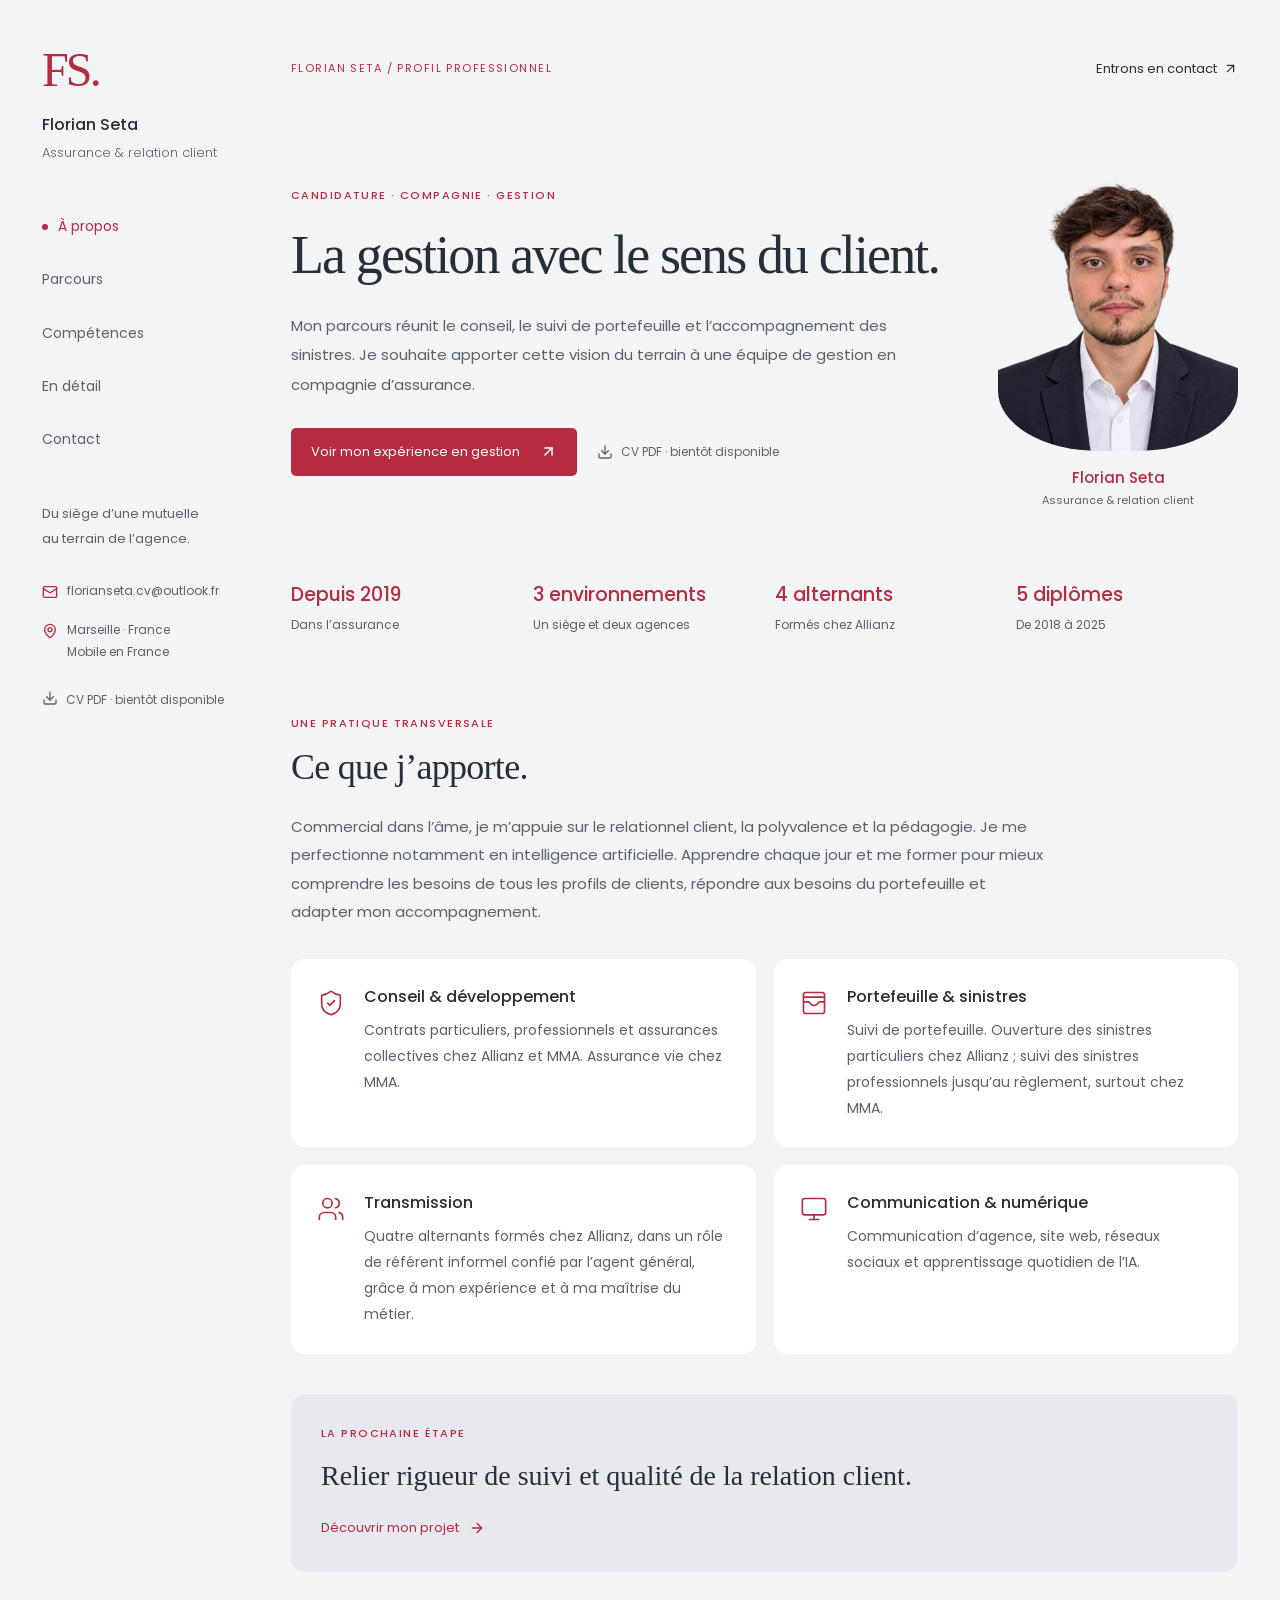
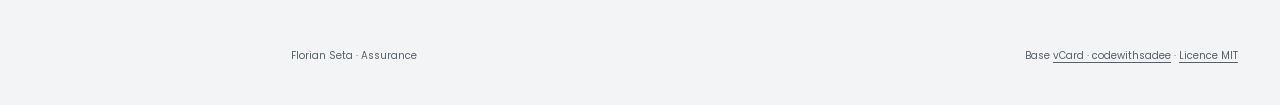
<file: compagnie-gestion/index.html>
<!DOCTYPE html><html lang="fr"><head><meta charSet="utf-8"/><meta name="viewport" content="width=device-width, initial-scale=1"/><link rel="preload" as="image" imageSrcSet="/images/florian-seta-portrait-small.webp 360w, /images/florian-seta-portrait.webp 720w" imageSizes="(max-width: 640px) 160px, 240px" fetchPriority="high"/><link rel="stylesheet" href="/_next/static/css/index.Cz6WO01a.css" data-rsc-css-href="/_next/static/css/index.Cz6WO01a.css" data-precedence="vite-rsc/importer-resources"/><link rel="modulepreload" fetchPriority="low" href="/_next/static/chunks/index-h7lpzVPl.js"/><script src="/_next/static/chunks/rolldown-runtime-C60lm6uB.js" type="module" async=""></script><script src="/_next/static/chunks/framework-D_rUT4EX.js" type="module" async=""></script><link rel="modulepreload" href="/_next/static/chunks/layout-segment-context-C6ROC3aV.js" crossorigin=""/><link rel="modulepreload" href="/_next/static/chunks/cv-experience-C7GZCZaJ.js" crossorigin=""/><title>Candidature · Compagnie · Gestion | Florian Seta</title><meta name="description" content="Mon parcours réunit le conseil, le suivi de portefeuille et l’accompagnement des sinistres. Je souhaite apporter cette vision du terrain à une équipe de gestion en compagnie d’assurance."/><meta name="robots" content="noindex, nofollow"/><link rel="icon" href="/favicon.svg"/><script>Object.assign(((self[Symbol.for("vinext.navigationRuntime")]??={bootstrap:{routeManifest:null},functions:{}}).bootstrap.rsc??={rsc:[]}),{params:{"slug":"compagnie-gestion"},nav:{"pathname":"/compagnie-gestion","searchParams":[]}})</script><link rel="modulepreload" href="/_next/static/chunks/index-h7lpzVPl.js" />
</head><body><a class="skip-link" href="#main-content">Aller au contenu</a><main class="vcard-layout"><aside class="sidebar" data-sidebar="true" aria-label="Profil et navigation"><div class="sidebar-info"><button type="button" class="identity-mark" aria-label="Florian Seta, retour à l’accueil">FS<span>.</span></button><div class="info-content"><h1 class="name">Florian Seta</h1><p class="title">Assurance &amp; relation client</p></div><button class="info_more-btn" type="button" data-sidebar-btn="true" aria-expanded="false" aria-controls="sidebar-contacts"><span>Coordonnées</span><svg xmlns="http://www.w3.org/2000/svg" width="17" height="17" viewBox="0 0 24 24" fill="none" stroke="currentColor" stroke-width="2" stroke-linecap="round" stroke-linejoin="round" class="lucide lucide-chevron-down" aria-hidden="true"><path d="m6 9 6 6 6-6"></path></svg></button></div><nav class="navbar" aria-label="Rubriques du CV"><ul class="navbar-list" role="tablist" aria-label="Rubriques"><li class="navbar-item" role="presentation"><button id="tab-about" type="button" role="tab" aria-selected="true" aria-controls="panel-about" tabindex="0" class="navbar-link active" data-nav-link="true">À propos</button></li><li class="navbar-item" role="presentation"><button id="tab-resume" type="button" role="tab" aria-selected="false" aria-controls="panel-resume" tabindex="-1" class="navbar-link" data-nav-link="true">Parcours</button></li><li class="navbar-item" role="presentation"><button id="tab-portfolio" type="button" role="tab" aria-selected="false" aria-controls="panel-portfolio" tabindex="-1" class="navbar-link" data-nav-link="true">Compétences</button></li><li class="navbar-item" role="presentation"><button id="tab-explore" type="button" role="tab" aria-selected="false" aria-controls="panel-explore" tabindex="-1" class="navbar-link" data-nav-link="true">En détail</button></li><li class="navbar-item" role="presentation"><button id="tab-contact" type="button" role="tab" aria-selected="false" aria-controls="panel-contact" tabindex="-1" class="navbar-link" data-nav-link="true">Contact</button></li></ul></nav><div class="sidebar-info_more" id="sidebar-contacts"><p class="rail-note">Du siège d’une mutuelle<br/>au terrain de l’agence.</p><ul class="contacts-list"><li class="contact-item"><svg xmlns="http://www.w3.org/2000/svg" width="16" height="16" viewBox="0 0 24 24" fill="none" stroke="currentColor" stroke-width="2" stroke-linecap="round" stroke-linejoin="round" class="lucide lucide-mail" aria-hidden="true"><path d="m22 7-8.991 5.727a2 2 0 0 1-2.009 0L2 7"></path><rect x="2" y="4" width="20" height="16" rx="2"></rect></svg><a href="mailto:florianseta.cv@outlook.fr?subject=Proposition%20d%E2%80%99%C3%A9change%20%E2%80%94%20Florian%20Seta" class="contact-link">florianseta.cv<wbr/>@<!-- -->outlook.fr</a></li><li class="contact-item"><svg xmlns="http://www.w3.org/2000/svg" width="16" height="16" viewBox="0 0 24 24" fill="none" stroke="currentColor" stroke-width="2" stroke-linecap="round" stroke-linejoin="round" class="lucide lucide-map-pin" aria-hidden="true"><path d="M20 10c0 4.993-5.539 10.193-7.399 11.799a1 1 0 0 1-1.202 0C9.539 20.193 4 14.993 4 10a8 8 0 0 1 16 0"></path><circle cx="12" cy="10" r="3"></circle></svg><span>Marseille · France<br/>Mobile en France</span></li></ul><span class="pdf-pending sidebar-download"><svg xmlns="http://www.w3.org/2000/svg" width="16" height="16" viewBox="0 0 24 24" fill="none" stroke="currentColor" stroke-width="2" stroke-linecap="round" stroke-linejoin="round" class="lucide lucide-download" aria-hidden="true"><path d="M12 15V3"></path><path d="M21 15v4a2 2 0 0 1-2 2H5a2 2 0 0 1-2-2v-4"></path><path d="m7 10 5 5 5-5"></path></svg> CV PDF · bientôt disponible</span></div></aside><div class="main-content" id="main-content" tabindex="-1"><div class="page-masthead"><p>Florian Seta / Profil professionnel</p><button type="button">Entrons en contact <svg xmlns="http://www.w3.org/2000/svg" width="15" height="15" viewBox="0 0 24 24" fill="none" stroke="currentColor" stroke-width="2" stroke-linecap="round" stroke-linejoin="round" class="lucide lucide-arrow-up-right" aria-hidden="true"><path d="M7 7h10v10"></path><path d="M7 17 17 7"></path></svg></button></div><article class="about active" data-page="about" id="panel-about" role="tabpanel" aria-labelledby="tab-about"><header class="sr-only"><h2>À propos</h2></header><section class="profile-hero"><div class="profile-intro"><p class="focus-eyebrow">Candidature · Compagnie · Gestion</p><h2 class="profile-headline">La gestion avec le sens du client.</h2><p class="hero-description">Mon parcours réunit le conseil, le suivi de portefeuille et l’accompagnement des sinistres. Je souhaite apporter cette vision du terrain à une équipe de gestion en compagnie d’assurance.</p><div class="profile-actions"><button type="button" class="primary-action">Voir mon expérience en gestion<svg xmlns="http://www.w3.org/2000/svg" width="17" height="17" viewBox="0 0 24 24" fill="none" stroke="currentColor" stroke-width="2" stroke-linecap="round" stroke-linejoin="round" class="lucide lucide-arrow-up-right" aria-hidden="true"><path d="M7 7h10v10"></path><path d="M7 17 17 7"></path></svg></button><span class="pdf-pending "><svg xmlns="http://www.w3.org/2000/svg" width="16" height="16" viewBox="0 0 24 24" fill="none" stroke="currentColor" stroke-width="2" stroke-linecap="round" stroke-linejoin="round" class="lucide lucide-download" aria-hidden="true"><path d="M12 15V3"></path><path d="M21 15v4a2 2 0 0 1-2 2H5a2 2 0 0 1-2-2v-4"></path><path d="m7 10 5 5 5-5"></path></svg> CV PDF · bientôt disponible</span></div></div><figure class="profile-portrait"><img src="/images/florian-seta-portrait.webp" srcSet="/images/florian-seta-portrait-small.webp 360w, /images/florian-seta-portrait.webp 720w" sizes="(max-width: 640px) 160px, 240px" alt="Portrait de Florian Seta, en costume sombre et chemise blanche" width="720" height="900" fetchPriority="high"/><figcaption><strong>Florian Seta</strong><span>Assurance &amp; relation client</span></figcaption></figure></section><ul class="profile-facts" aria-label="Repères du parcours"><li><strong>Depuis 2019</strong><span>Dans l’assurance</span></li><li><strong>3 environnements</strong><span>Un siège et deux agences</span></li><li><strong>4 alternants</strong><span>Formés chez Allianz</span></li><li><strong>5 diplômes</strong><span>De 2018 à 2025</span></li></ul><section class="service"><div class="section-heading"><p class="focus-eyebrow">Une pratique transversale</p><h3>Ce que j’apporte.</h3></div><p class="section-intro">Commercial dans l’âme, je m’appuie sur le relationnel client, la polyvalence et la pédagogie. Je me perfectionne notamment en intelligence artificielle. <!-- -->Apprendre chaque jour et me former pour mieux comprendre les besoins de tous les profils de clients, répondre aux besoins du portefeuille et adapter mon accompagnement.</p><ul class="service-list"><li class="service-item"><svg xmlns="http://www.w3.org/2000/svg" width="28" height="28" viewBox="0 0 24 24" fill="none" stroke="currentColor" stroke-width="1.4" stroke-linecap="round" stroke-linejoin="round" class="lucide lucide-shield-check" aria-hidden="true"><path d="M20 13c0 5-3.5 7.5-7.66 8.95a1 1 0 0 1-.67-.01C7.5 20.5 4 18 4 13V6a1 1 0 0 1 1-1c2 0 4.5-1.2 6.24-2.72a1.17 1.17 0 0 1 1.52 0C14.51 3.81 17 5 19 5a1 1 0 0 1 1 1z"></path><path d="m9 12 2 2 4-4"></path></svg><div><h4>Conseil &amp; développement</h4><p>Contrats particuliers, professionnels et assurances collectives chez Allianz et MMA. Assurance vie chez MMA.</p></div></li><li class="service-item"><svg xmlns="http://www.w3.org/2000/svg" width="28" height="28" viewBox="0 0 24 24" fill="none" stroke="currentColor" stroke-width="1.4" stroke-linecap="round" stroke-linejoin="round" class="lucide lucide-wallet-cards" aria-hidden="true"><path d="M3 11h3.75a2 2 0 0 1 1.6.8l.45.6a4 4 0 0 0 6.4 0l.45-.6a2 2 0 0 1 1.6-.8H21"></path><path d="M3 7h18"></path><rect x="3" y="3" width="18" height="18" rx="2"></rect></svg><div><h4>Portefeuille &amp; sinistres</h4><p>Suivi de portefeuille. Ouverture des sinistres particuliers chez Allianz ; suivi des sinistres professionnels jusqu’au règlement, surtout chez MMA.</p></div></li><li class="service-item"><svg xmlns="http://www.w3.org/2000/svg" width="28" height="28" viewBox="0 0 24 24" fill="none" stroke="currentColor" stroke-width="1.4" stroke-linecap="round" stroke-linejoin="round" class="lucide lucide-users" aria-hidden="true"><path d="M16 21v-2a4 4 0 0 0-4-4H6a4 4 0 0 0-4 4v2"></path><path d="M16 3.128a4 4 0 0 1 0 7.744"></path><path d="M22 21v-2a4 4 0 0 0-3-3.87"></path><circle cx="9" cy="7" r="4"></circle></svg><div><h4>Transmission</h4><p>Quatre alternants formés chez Allianz, dans un rôle de référent informel confié par l’agent général, grâce à mon expérience et à ma maîtrise du métier.</p></div></li><li class="service-item"><svg xmlns="http://www.w3.org/2000/svg" width="28" height="28" viewBox="0 0 24 24" fill="none" stroke="currentColor" stroke-width="1.4" stroke-linecap="round" stroke-linejoin="round" class="lucide lucide-monitor" aria-hidden="true"><rect width="20" height="14" x="2" y="3" rx="2"></rect><line x1="8" x2="16" y1="21" y2="21"></line><line x1="12" x2="12" y1="17" y2="21"></line></svg><div><h4>Communication &amp; numérique</h4><p>Communication d’agence, site web, réseaux sociaux et apprentissage quotidien de l’IA.</p></div></li></ul></section><section class="motivation-card"><p class="focus-eyebrow">La prochaine étape</p><h3>Relier rigueur de suivi et qualité de la relation client.</h3><button class="text-action" type="button">Découvrir mon projet <svg xmlns="http://www.w3.org/2000/svg" width="16" height="16" viewBox="0 0 24 24" fill="none" stroke="currentColor" stroke-width="2" stroke-linecap="round" stroke-linejoin="round" class="lucide lucide-arrow-right" aria-hidden="true"><path d="M5 12h14"></path><path d="m12 5 7 7-7 7"></path></svg></button></section></article><article class="resume" data-page="resume" id="panel-resume" role="tabpanel" aria-labelledby="tab-resume" hidden=""><header><p class="focus-eyebrow">Du siège aux agences</p><h2 class="article-title">Mon parcours.</h2></header><p class="section-intro">Du service au siège d’une mutuelle à la polyvalence en agence, chaque étape a élargi ma compréhension du métier.</p><section class="timeline"><div class="title-wrapper"><svg xmlns="http://www.w3.org/2000/svg" width="24" height="24" viewBox="0 0 24 24" fill="none" stroke="currentColor" stroke-width="2" stroke-linecap="round" stroke-linejoin="round" class="lucide lucide-briefcase-business" aria-hidden="true"><path d="M12 12h.01"></path><path d="M16 6V4a2 2 0 0 0-2-2h-4a2 2 0 0 0-2 2v2"></path><path d="M22 13a18.15 18.15 0 0 1-20 0"></path><rect width="20" height="14" x="2" y="6" rx="2"></rect></svg><h3>Expériences professionnelles</h3></div><ol class="timeline-list"><li class="timeline-item"><details open=""><summary><span class="timeline-period">Depuis août 2025</span><h4>Collaborateur d’agence polyvalent</h4><p class="timeline-company">Agence MMA Éric Rougeron</p><p class="timeline-location">Marseille</p><span class="timeline-toggle">Voir les missions <svg xmlns="http://www.w3.org/2000/svg" width="16" height="16" viewBox="0 0 24 24" fill="none" stroke="currentColor" stroke-width="2" stroke-linecap="round" stroke-linejoin="round" class="lucide lucide-chevron-down" aria-hidden="true"><path d="m6 9 6 6 6-6"></path></svg></span></summary><div class="timeline-details"><p class="timeline-text">Vente et souscription de contrats particuliers et professionnels, assurances collectives et assurance vie. Développement commercial et gestion de portefeuille. Sinistres professionnels : ouverture et suivi des dossiers jusqu’au règlement, avec une pratique plus importante chez MMA. Communication de l’agence, site internet et réseaux sociaux.</p><ul class="evidence-tags" aria-label="Domaines d’activité"><li>Portefeuille</li><li>Sinistres</li><li>Communication</li></ul></div></details></li><li class="timeline-item"><details><summary><span class="timeline-period">2020 – 2025</span><h4>Chargé de clientèle</h4><p class="timeline-company">ALLIANZ Arnaud de Simencourt</p><p class="timeline-location">Narbonne</p><span class="timeline-toggle">Voir les missions <svg xmlns="http://www.w3.org/2000/svg" width="16" height="16" viewBox="0 0 24 24" fill="none" stroke="currentColor" stroke-width="2" stroke-linecap="round" stroke-linejoin="round" class="lucide lucide-chevron-down" aria-hidden="true"><path d="m6 9 6 6 6-6"></path></svg></span></summary><div class="timeline-details"><p class="timeline-text">Vente et souscription de contrats particuliers et professionnels, assurances collectives et suivi du portefeuille. Ouverture des sinistres particuliers ; ouverture et suivi ponctuel de sinistres professionnels jusqu’au règlement. Communication de l’agence. Alors que j’étais l’alternant le plus expérimenté, l’agent général s’est appuyé sur ma maîtrise du métier pour me confier l’accompagnement des autres alternants. J’ai ainsi développé ma pédagogie et formé quatre alternants, en tant que référent informel, sans fonction hiérarchique officielle.</p><ul class="evidence-tags" aria-label="Domaines d’activité"><li>Vente et conseil</li><li>Accompagnement</li><li>Transmission</li></ul></div></details></li><li class="timeline-item"><details><summary><span class="timeline-period">Janv. 2019 – sept. 2020</span><h4>Conseiller en assurances</h4><p class="timeline-company">Mutuelle des Motards</p><p class="timeline-location">Siège social · Montpellier</p><span class="timeline-toggle">Voir les missions <svg xmlns="http://www.w3.org/2000/svg" width="16" height="16" viewBox="0 0 24 24" fill="none" stroke="currentColor" stroke-width="2" stroke-linecap="round" stroke-linejoin="round" class="lucide lucide-chevron-down" aria-hidden="true"><path d="m6 9 6 6 6-6"></path></svg></span></summary><div class="timeline-details"><p class="timeline-text">Vente et souscription, service après-vente et gestion électronique des documents au siège de la mutuelle.</p><ul class="evidence-tags" aria-label="Domaines d’activité"><li>Relation client</li><li>Souscription</li><li>Service</li></ul></div></details></li></ol></section><section class="timeline education"><div class="title-wrapper"><svg xmlns="http://www.w3.org/2000/svg" width="24" height="24" viewBox="0 0 24 24" fill="none" stroke="currentColor" stroke-width="2" stroke-linecap="round" stroke-linejoin="round" class="lucide lucide-book-open" aria-hidden="true"><path d="M12 5v16"></path><path d="M20.001 19A2 2 0 0022 17V5a2 2 0 00-1.999-2L16 3.002A5 5 0 0012 5a5 5 0 00-4-2H4a2 2 0 00-2 2v12a2 2 0 001.999 2H8a5 5 0 014 2 5 5 0 014-2z"></path></svg><h3>Formations &amp; diplômes</h3></div><ol class="education-list"><li><span class="education-year">2025</span><div><h4>Manager des stratégies marketing et communication</h4><p>Bac+5 · titre de niveau 7 · IFC Montpellier</p></div></li><li><span class="education-year">2023</span><div><h4>Manager en stratégie d’entreprise</h4><p>Option stratégie financière et patrimoniale · Bac+5 · titre de niveau 7 · IFC Montpellier</p></div></li><li><span class="education-year">2021</span><div><h4>Responsable de clientèle Banque-Finance-Assurance</h4><p>Bachelor · IFC Montpellier</p></div></li><li><span class="education-year">2020</span><div><h4>BTS Assurance</h4><p>IFC Montpellier</p></div></li><li><span class="education-year">2018</span><div><h4>Baccalauréat STMG</h4><p>Spécialité gestion et finance</p></div></li></ol></section><section class="skill"><h3>Une pratique transversale</h3><ul class="skills-list"><li><svg xmlns="http://www.w3.org/2000/svg" width="17" height="17" viewBox="0 0 24 24" fill="none" stroke="currentColor" stroke-width="2" stroke-linecap="round" stroke-linejoin="round" class="lucide lucide-shield-check" aria-hidden="true"><path d="M20 13c0 5-3.5 7.5-7.66 8.95a1 1 0 0 1-.67-.01C7.5 20.5 4 18 4 13V6a1 1 0 0 1 1-1c2 0 4.5-1.2 6.24-2.72a1.17 1.17 0 0 1 1.52 0C14.51 3.81 17 5 19 5a1 1 0 0 1 1 1z"></path><path d="m9 12 2 2 4-4"></path></svg><span>Conseil, vente et souscription</span></li><li><svg xmlns="http://www.w3.org/2000/svg" width="17" height="17" viewBox="0 0 24 24" fill="none" stroke="currentColor" stroke-width="2" stroke-linecap="round" stroke-linejoin="round" class="lucide lucide-shield-check" aria-hidden="true"><path d="M20 13c0 5-3.5 7.5-7.66 8.95a1 1 0 0 1-.67-.01C7.5 20.5 4 18 4 13V6a1 1 0 0 1 1-1c2 0 4.5-1.2 6.24-2.72a1.17 1.17 0 0 1 1.52 0C14.51 3.81 17 5 19 5a1 1 0 0 1 1 1z"></path><path d="m9 12 2 2 4-4"></path></svg><span>Suivi du portefeuille et des sinistres</span></li><li><svg xmlns="http://www.w3.org/2000/svg" width="17" height="17" viewBox="0 0 24 24" fill="none" stroke="currentColor" stroke-width="2" stroke-linecap="round" stroke-linejoin="round" class="lucide lucide-shield-check" aria-hidden="true"><path d="M20 13c0 5-3.5 7.5-7.66 8.95a1 1 0 0 1-.67-.01C7.5 20.5 4 18 4 13V6a1 1 0 0 1 1-1c2 0 4.5-1.2 6.24-2.72a1.17 1.17 0 0 1 1.52 0C14.51 3.81 17 5 19 5a1 1 0 0 1 1 1z"></path><path d="m9 12 2 2 4-4"></path></svg><span>Formation et accompagnement d’alternants</span></li><li><svg xmlns="http://www.w3.org/2000/svg" width="17" height="17" viewBox="0 0 24 24" fill="none" stroke="currentColor" stroke-width="2" stroke-linecap="round" stroke-linejoin="round" class="lucide lucide-shield-check" aria-hidden="true"><path d="M20 13c0 5-3.5 7.5-7.66 8.95a1 1 0 0 1-.67-.01C7.5 20.5 4 18 4 13V6a1 1 0 0 1 1-1c2 0 4.5-1.2 6.24-2.72a1.17 1.17 0 0 1 1.52 0C14.51 3.81 17 5 19 5a1 1 0 0 1 1 1z"></path><path d="m9 12 2 2 4-4"></path></svg><span>Communication d’agence et outils numériques</span></li></ul></section><span class="pdf-pending inline-download"><svg xmlns="http://www.w3.org/2000/svg" width="16" height="16" viewBox="0 0 24 24" fill="none" stroke="currentColor" stroke-width="2" stroke-linecap="round" stroke-linejoin="round" class="lucide lucide-download" aria-hidden="true"><path d="M12 15V3"></path><path d="M21 15v4a2 2 0 0 1-2 2H5a2 2 0 0 1-2-2v-4"></path><path d="m7 10 5 5 5-5"></path></svg> CV PDF · bientôt disponible</span></article><article class="portfolio" data-page="portfolio" id="panel-portfolio" role="tabpanel" aria-labelledby="tab-portfolio" hidden=""><header><p class="focus-eyebrow">Des compétences de terrain</p><h2 class="article-title">Mes domaines d’action.</h2></header><p class="section-intro">Des compétences reliées à des expériences concrètes. Sélectionnez un domaine, puis une carte pour en voir le détail.</p><section class="projects" aria-label="Domaines de compétences"><ul class="filter-list" aria-label="Filtrer les compétences"><li class="filter-item"><button type="button" class="active" aria-pressed="true">Tout</button></li><li class="filter-item"><button type="button" class="" aria-pressed="false">Assurance</button></li><li class="filter-item"><button type="button" class="" aria-pressed="false">Gestion</button></li><li class="filter-item"><button type="button" class="" aria-pressed="false">Transmission</button></li><li class="filter-item"><button type="button" class="" aria-pressed="false">Numérique</button></li></ul><div class="filter-select-box"><button type="button" class="filter-select" data-select="true" aria-expanded="false" aria-controls="competence-filters">Tous les domaines<svg xmlns="http://www.w3.org/2000/svg" width="18" height="18" viewBox="0 0 24 24" fill="none" stroke="currentColor" stroke-width="2" stroke-linecap="round" stroke-linejoin="round" class="lucide lucide-chevron-down" aria-hidden="true"><path d="m6 9 6 6 6-6"></path></svg></button><ul class="select-list" id="competence-filters" hidden=""><li class="select-item"><button type="button">Tout</button></li><li class="select-item"><button type="button">Assurance</button></li><li class="select-item"><button type="button">Gestion</button></li><li class="select-item"><button type="button">Transmission</button></li><li class="select-item"><button type="button">Numérique</button></li></ul></div><p class="filter-summary" aria-live="polite">8<!-- --> <!-- -->domaines affichés</p><ul class="project-list"><li class="project-item active" data-category="assurance"><button type="button" class="expertise-card"><div class="expertise-illustration"><svg xmlns="http://www.w3.org/2000/svg" width="30" height="30" viewBox="0 0 24 24" fill="none" stroke="currentColor" stroke-width="1.3" stroke-linecap="round" stroke-linejoin="round" class="lucide lucide-users" aria-hidden="true"><path d="M16 21v-2a4 4 0 0 0-4-4H6a4 4 0 0 0-4 4v2"></path><path d="M16 3.128a4 4 0 0 1 0 7.744"></path><path d="M22 21v-2a4 4 0 0 0-3-3.87"></path><circle cx="9" cy="7" r="4"></circle></svg><span>Assurance</span><svg xmlns="http://www.w3.org/2000/svg" width="17" height="17" viewBox="0 0 24 24" fill="none" stroke="currentColor" stroke-width="2" stroke-linecap="round" stroke-linejoin="round" class="lucide lucide-arrow-up-right" aria-hidden="true"><path d="M7 7h10v10"></path><path d="M7 17 17 7"></path></svg></div><h3 class="project-title">Conseil &amp; relation client</h3><p class="expertise-description">Vente et souscription de contrats particuliers et professionnels, avec un bon relationnel client.</p><p class="project-category">Mutuelle des Motards · Allianz · MMA</p></button></li><li class="project-item active" data-category="assurance"><button type="button" class="expertise-card"><div class="expertise-illustration"><svg xmlns="http://www.w3.org/2000/svg" width="30" height="30" viewBox="0 0 24 24" fill="none" stroke="currentColor" stroke-width="1.3" stroke-linecap="round" stroke-linejoin="round" class="lucide lucide-shield-check" aria-hidden="true"><path d="M20 13c0 5-3.5 7.5-7.66 8.95a1 1 0 0 1-.67-.01C7.5 20.5 4 18 4 13V6a1 1 0 0 1 1-1c2 0 4.5-1.2 6.24-2.72a1.17 1.17 0 0 1 1.52 0C14.51 3.81 17 5 19 5a1 1 0 0 1 1 1z"></path><path d="m9 12 2 2 4-4"></path></svg><span>Assurance</span><svg xmlns="http://www.w3.org/2000/svg" width="17" height="17" viewBox="0 0 24 24" fill="none" stroke="currentColor" stroke-width="2" stroke-linecap="round" stroke-linejoin="round" class="lucide lucide-arrow-up-right" aria-hidden="true"><path d="M7 7h10v10"></path><path d="M7 17 17 7"></path></svg></div><h3 class="project-title">Contrats &amp; solutions d’assurance</h3><p class="expertise-description">Vente et souscription de contrats particuliers et professionnels chez Allianz et MMA. Assurances collectives dans les deux agences et assurance vie chez MMA.</p><p class="project-category">ALLIANZ Arnaud de Simencourt · MMA Éric Rougeron</p></button></li><li class="project-item active" data-category="gestion"><button type="button" class="expertise-card"><div class="expertise-illustration"><svg xmlns="http://www.w3.org/2000/svg" width="30" height="30" viewBox="0 0 24 24" fill="none" stroke="currentColor" stroke-width="1.3" stroke-linecap="round" stroke-linejoin="round" class="lucide lucide-wallet-cards" aria-hidden="true"><path d="M3 11h3.75a2 2 0 0 1 1.6.8l.45.6a4 4 0 0 0 6.4 0l.45-.6a2 2 0 0 1 1.6-.8H21"></path><path d="M3 7h18"></path><rect x="3" y="3" width="18" height="18" rx="2"></rect></svg><span>Gestion</span><svg xmlns="http://www.w3.org/2000/svg" width="17" height="17" viewBox="0 0 24 24" fill="none" stroke="currentColor" stroke-width="2" stroke-linecap="round" stroke-linejoin="round" class="lucide lucide-arrow-up-right" aria-hidden="true"><path d="M7 7h10v10"></path><path d="M7 17 17 7"></path></svg></div><h3 class="project-title">Gestion de portefeuille</h3><p class="expertise-description">Suivi de portefeuille et développement commercial dans les agences Allianz et MMA.</p><p class="project-category">Allianz · MMA</p></button></li><li class="project-item active" data-category="gestion"><button type="button" class="expertise-card"><div class="expertise-illustration"><svg xmlns="http://www.w3.org/2000/svg" width="30" height="30" viewBox="0 0 24 24" fill="none" stroke="currentColor" stroke-width="1.3" stroke-linecap="round" stroke-linejoin="round" class="lucide lucide-file-check-corner" aria-hidden="true"><path d="M10.5 22H6a2 2 0 0 1-2-2V4a2 2 0 0 1 2-2h8a2.4 2.4 0 0 1 1.706.706l3.588 3.588A2.4 2.4 0 0 1 20 8v6"></path><path d="M14 2v5a1 1 0 0 0 1 1h5"></path><path d="m14 20 2 2 4-4"></path></svg><span>Gestion</span><svg xmlns="http://www.w3.org/2000/svg" width="17" height="17" viewBox="0 0 24 24" fill="none" stroke="currentColor" stroke-width="2" stroke-linecap="round" stroke-linejoin="round" class="lucide lucide-arrow-up-right" aria-hidden="true"><path d="M7 7h10v10"></path><path d="M7 17 17 7"></path></svg></div><h3 class="project-title">Gestion des sinistres</h3><p class="expertise-description">Particuliers : ouverture chez Allianz. Professionnels : ouverture et suivi jusqu’au règlement, ponctuellement chez Allianz et davantage chez MMA.</p><p class="project-category">Deux clientèles, deux périmètres</p></button></li><li class="project-item active" data-category="transmission"><button type="button" class="expertise-card"><div class="expertise-illustration"><svg xmlns="http://www.w3.org/2000/svg" width="30" height="30" viewBox="0 0 24 24" fill="none" stroke="currentColor" stroke-width="1.3" stroke-linecap="round" stroke-linejoin="round" class="lucide lucide-graduation-cap" aria-hidden="true"><path d="M21.42 10.922a1 1 0 0 0-.019-1.838L12.83 5.18a2 2 0 0 0-1.66 0L2.6 9.08a1 1 0 0 0 0 1.832l8.57 3.908a2 2 0 0 0 1.66 0z"></path><path d="M22 10v6"></path><path d="M6 12.5V16a6 3 0 0 0 12 0v-3.5"></path></svg><span>Transmission</span><svg xmlns="http://www.w3.org/2000/svg" width="17" height="17" viewBox="0 0 24 24" fill="none" stroke="currentColor" stroke-width="2" stroke-linecap="round" stroke-linejoin="round" class="lucide lucide-arrow-up-right" aria-hidden="true"><path d="M7 7h10v10"></path><path d="M7 17 17 7"></path></svg></div><h3 class="project-title">Formation &amp; pédagogie</h3><p class="expertise-description">Alternant le plus expérimenté, j’ai été sollicité par l’agent général pour devenir le référent informel des autres alternants. Cette mission, appuyée sur ma maîtrise du métier, m’a permis de développer ma pédagogie et d’en former quatre.</p><p class="project-category">Quatre alternants formés · Référent informel chez Allianz</p></button></li><li class="project-item active" data-category="numérique"><button type="button" class="expertise-card"><div class="expertise-illustration"><svg xmlns="http://www.w3.org/2000/svg" width="30" height="30" viewBox="0 0 24 24" fill="none" stroke="currentColor" stroke-width="1.3" stroke-linecap="round" stroke-linejoin="round" class="lucide lucide-monitor" aria-hidden="true"><rect width="20" height="14" x="2" y="3" rx="2"></rect><line x1="8" x2="16" y1="21" y2="21"></line><line x1="12" x2="12" y1="17" y2="21"></line></svg><span>Numérique</span><svg xmlns="http://www.w3.org/2000/svg" width="17" height="17" viewBox="0 0 24 24" fill="none" stroke="currentColor" stroke-width="2" stroke-linecap="round" stroke-linejoin="round" class="lucide lucide-arrow-up-right" aria-hidden="true"><path d="M7 7h10v10"></path><path d="M7 17 17 7"></path></svg></div><h3 class="project-title">Communication digitale</h3><p class="expertise-description">Communication et événements d’agence ; site internet et réseaux sociaux chez MMA.</p><p class="project-category">Allianz · MMA</p></button></li><li class="project-item active" data-category="numérique"><button type="button" class="expertise-card"><div class="expertise-illustration"><svg xmlns="http://www.w3.org/2000/svg" width="30" height="30" viewBox="0 0 24 24" fill="none" stroke="currentColor" stroke-width="1.3" stroke-linecap="round" stroke-linejoin="round" class="lucide lucide-sparkles" aria-hidden="true"><path d="M11.017 2.814a1 1 0 0 1 1.966 0l1.051 5.558a2 2 0 0 0 1.594 1.594l5.558 1.051a1 1 0 0 1 0 1.966l-5.558 1.051a2 2 0 0 0-1.594 1.594l-1.051 5.558a1 1 0 0 1-1.966 0l-1.051-5.558a2 2 0 0 0-1.594-1.594l-5.558-1.051a1 1 0 0 1 0-1.966l5.558-1.051a2 2 0 0 0 1.594-1.594z"></path><path d="M20 2v4"></path><path d="M22 4h-4"></path><circle cx="4" cy="20" r="2"></circle></svg><span>Numérique</span><svg xmlns="http://www.w3.org/2000/svg" width="17" height="17" viewBox="0 0 24 24" fill="none" stroke="currentColor" stroke-width="2" stroke-linecap="round" stroke-linejoin="round" class="lucide lucide-arrow-up-right" aria-hidden="true"><path d="M7 7h10v10"></path><path d="M7 17 17 7"></path></svg></div><h3 class="project-title">Apprentissage de l’IA</h3><p class="expertise-description">Perfectionnement quotidien en intelligence artificielle, curiosité et envie d’apprendre.</p><p class="project-category">Apprentissage personnel continu</p></button></li><li class="project-item active" data-category="gestion"><button type="button" class="expertise-card"><div class="expertise-illustration"><svg xmlns="http://www.w3.org/2000/svg" width="30" height="30" viewBox="0 0 24 24" fill="none" stroke="currentColor" stroke-width="1.3" stroke-linecap="round" stroke-linejoin="round" class="lucide lucide-briefcase-business" aria-hidden="true"><path d="M12 12h.01"></path><path d="M16 6V4a2 2 0 0 0-2-2h-4a2 2 0 0 0-2 2v2"></path><path d="M22 13a18.15 18.15 0 0 1-20 0"></path><rect width="20" height="14" x="2" y="6" rx="2"></rect></svg><span>Gestion</span><svg xmlns="http://www.w3.org/2000/svg" width="17" height="17" viewBox="0 0 24 24" fill="none" stroke="currentColor" stroke-width="2" stroke-linecap="round" stroke-linejoin="round" class="lucide lucide-arrow-up-right" aria-hidden="true"><path d="M7 7h10v10"></path><path d="M7 17 17 7"></path></svg></div><h3 class="project-title">Service &amp; polyvalence</h3><p class="expertise-description">Service après-vente, gestion électronique des documents au siège, puis polyvalence au quotidien en agence.</p><p class="project-category">Du siège aux agences</p></button></li></ul></section></article><article class="explore" data-page="explore" id="panel-explore" role="tabpanel" aria-labelledby="tab-explore" hidden=""><header><p class="focus-eyebrow">Explorer le parcours</p><h2 class="article-title">L’essentiel, en détail.</h2></header><p class="section-intro">Choisissez un sujet pour découvrir mon expérience et mon projet en quelques repères.</p><section class="visual-panel"><div class="visual-tabs" role="tablist" aria-label="Sujets du parcours"><button type="button" role="tab" id="visual-tab-parcours" aria-controls="visual-stage" aria-selected="false" tabindex="-1" class="" title="Du siège aux agences">Parcours</button><button type="button" role="tab" id="visual-tab-risques" aria-controls="visual-stage" aria-selected="false" tabindex="-1" class="" title="Contrats particuliers, professionnels, collectifs et assurance vie">Risques pro</button><button type="button" role="tab" id="visual-tab-sinistres" aria-controls="visual-stage" aria-selected="true" tabindex="0" class="active" title="Particuliers et professionnels : deux périmètres distincts">Sinistres</button><button type="button" role="tab" id="visual-tab-commercial" aria-controls="visual-stage" aria-selected="false" tabindex="-1" class="" title="Conseil et portefeuille">Relation client</button><button type="button" role="tab" id="visual-tab-transmission" aria-controls="visual-stage" aria-selected="false" tabindex="-1" class="" title="Quatre alternants formés">Transmission</button><button type="button" role="tab" id="visual-tab-formation" aria-controls="visual-stage" aria-selected="false" tabindex="-1" class="" title="Un parcours jusqu’à Bac+5">Formation</button><button type="button" role="tab" id="visual-tab-communication" aria-controls="visual-stage" aria-selected="false" tabindex="-1" class="" title="Communication d’agence et apprentissage de l’IA">Numérique</button><button type="button" role="tab" id="visual-tab-projet" aria-controls="visual-stage" aria-selected="false" tabindex="-1" class="" title="La prochaine étape">Projet</button></div><div class="visual-stage" id="visual-stage" role="tabpanel" aria-labelledby="visual-tab-sinistres" aria-live="polite" tabindex="0"><div class="visual-content"><div class="visual-overline">DEUX PÉRIMÈTRES DISTINCTS</div><div class="claims-comparison"><section class="claims-case"><h3>Sinistres particuliers</h3><p class="claims-action">Ouverture des dossiers</p><p class="claims-agency">Chez ALLIANZ Arnaud de Simencourt, à Narbonne.</p></section><section class="claims-case claims-case-pro"><h3>Sinistres professionnels</h3><p class="claims-action">Ouverture et suivi jusqu’au règlement</p><dl><div><dt>ALLIANZ Arnaud de Simencourt</dt><dd>Interventions ponctuelles</dd></div><div><dt>MMA Éric Rougeron</dt><dd>Pratique plus importante</dd></div></dl></section></div></div></div></section><button class="text-action section-end" type="button">Retrouver les compétences <svg xmlns="http://www.w3.org/2000/svg" width="16" height="16" viewBox="0 0 24 24" fill="none" stroke="currentColor" stroke-width="2" stroke-linecap="round" stroke-linejoin="round" class="lucide lucide-arrow-right" aria-hidden="true"><path d="M5 12h14"></path><path d="m12 5 7 7-7 7"></path></svg></button></article><article class="contact" data-page="contact" id="panel-contact" role="tabpanel" aria-labelledby="tab-contact" hidden=""><header><p class="focus-eyebrow">La prochaine étape</p><h2 class="article-title">Prenons le temps<br/>d’échanger.</h2></header><section class="contact-invitation"><svg xmlns="http://www.w3.org/2000/svg" width="35" height="35" viewBox="0 0 24 24" fill="none" stroke="currentColor" stroke-width="1.3" stroke-linecap="round" stroke-linejoin="round" class="lucide lucide-mail" aria-hidden="true"><path d="m22 7-8.991 5.727a2 2 0 0 1-2.009 0L2 7"></path><rect x="2" y="4" width="20" height="16" rx="2"></rect></svg><h3>Relier rigueur de suivi et qualité de la relation client.</h3><p>Je serais heureux d’expliquer mon parcours et d’échanger sur ce que je pourrais apporter à votre équipe.</p><a class="primary-action" href="mailto:florianseta.cv@outlook.fr?subject=Proposition%20d%E2%80%99%C3%A9change%20%E2%80%94%20Florian%20Seta">Proposer un échange <svg xmlns="http://www.w3.org/2000/svg" width="18" height="18" viewBox="0 0 24 24" fill="none" stroke="currentColor" stroke-width="2" stroke-linecap="round" stroke-linejoin="round" class="lucide lucide-arrow-up-right" aria-hidden="true"><path d="M7 7h10v10"></path><path d="M7 17 17 7"></path></svg></a><a class="email-address" href="mailto:florianseta.cv@outlook.fr">florianseta.cv@outlook.fr</a><div class="contact-practical"><span><svg xmlns="http://www.w3.org/2000/svg" width="16" height="16" viewBox="0 0 24 24" fill="none" stroke="currentColor" stroke-width="2" stroke-linecap="round" stroke-linejoin="round" class="lucide lucide-map-pin" aria-hidden="true"><path d="M20 10c0 4.993-5.539 10.193-7.399 11.799a1 1 0 0 1-1.202 0C9.539 20.193 4 14.993 4 10a8 8 0 0 1 16 0"></path><circle cx="12" cy="10" r="3"></circle></svg>Marseille</span><span><svg xmlns="http://www.w3.org/2000/svg" width="16" height="16" viewBox="0 0 24 24" fill="none" stroke="currentColor" stroke-width="2" stroke-linecap="round" stroke-linejoin="round" class="lucide lucide-arrow-up-right" aria-hidden="true"><path d="M7 7h10v10"></path><path d="M7 17 17 7"></path></svg>Mobile en France</span></div><span class="pdf-pending "><svg xmlns="http://www.w3.org/2000/svg" width="16" height="16" viewBox="0 0 24 24" fill="none" stroke="currentColor" stroke-width="2" stroke-linecap="round" stroke-linejoin="round" class="lucide lucide-download" aria-hidden="true"><path d="M12 15V3"></path><path d="M21 15v4a2 2 0 0 1-2 2H5a2 2 0 0 1-2-2v-4"></path><path d="m7 10 5 5 5-5"></path></svg> CV PDF · bientôt disponible</span></section></article><footer class="vcard-credit"><span>Florian Seta · Assurance</span><span>Base <a href="https://github.com/codewithsadee/vcard-personal-portfolio" target="_blank" rel="noreferrer">vCard · codewithsadee</a> · <a href="/licenses/vcard-MIT.txt">Licence MIT</a></span></footer></div></main><script type="module" src="/_next/static/chunks/index-h7lpzVPl.js" id="_R_" async=""></script><script>((self[Symbol.for("vinext.navigationRuntime")]??={bootstrap:{routeManifest:null},functions:{}}).bootstrap.rsc??={rsc:[]}).rsc.push("0:{\"page:/compagnie-gestion\":\"$L1\",\"layout:/\":\"$L2\",\"route:/compagnie-gestion\":\"$L3\",\"__route\":\"route:/compagnie-gestion\",\"__interceptionContext\":null,\"__layoutIds\":[\"layout:/\"],\"__rootLayout\":\"/\",\"__bfcacheSegmentIdentities\":{\"layout:/\":\"[\\\"layout\\\",\\\"layout:/\\\",\\\"root-boundary:/\\\",\\\"\\\"]\",\"page:/compagnie-gestion\":\"[\\\"page\\\",\\\"page:/:slug\\\",\\\"root-boundary:/\\\",\\\"[\\\\\\\"slug|compagnie-gestion|d\\\\\\\"]\\\"]\"},\"__srcPage\":[\"[slug]\",\"page\"],\"__layoutFlags\":{\"layout:/\":\"s\"},\"__artifactCompatibility\":{\"schemaVersion\":1,\"graphVersion\":\"app-route-graph:c75e66a7605490d9\",\"deploymentVersion\":\"b428a2e0-a4ce-4a0d-9788-e06d4ae06410\",\"appElementsSchemaVersion\":1,\"rscPayloadSchemaVersion\":1,\"rootBoundaryId\":\"/\",\"renderEpoch\":null}}\n")</script><script>((self[Symbol.for("vinext.navigationRuntime")]??={bootstrap:{routeManifest:null},functions:{}}).bootstrap.rsc??={rsc:[]}).rsc.push("4:I[\"74f944bd09a9\",[],\"Children\",1]\n")</script><script>((self[Symbol.for("vinext.navigationRuntime")]??={bootstrap:{routeManifest:null},functions:{}}).bootstrap.rsc??={rsc:[]}).rsc.push("5:I[\"52529b92208a\",[],\"GlobalErrorBoundary\",1]\n")</script><script>((self[Symbol.for("vinext.navigationRuntime")]??={bootstrap:{routeManifest:null},functions:{}}).bootstrap.rsc??={rsc:[]}).rsc.push("6:I[\"18ecf746a395\",[],\"default\",1]\n")</script><script>((self[Symbol.for("vinext.navigationRuntime")]??={bootstrap:{routeManifest:null},functions:{}}).bootstrap.rsc??={rsc:[]}).rsc.push("7:I[\"52529b92208a\",[],\"ErrorBoundary\",1]\n")</script><script>((self[Symbol.for("vinext.navigationRuntime")]??={bootstrap:{routeManifest:null},functions:{}}).bootstrap.rsc??={rsc:[]}).rsc.push("8:I[\"1b73e8b5fbe4\",[],\"LayoutSegmentProvider\",1]\n")</script><script>((self[Symbol.for("vinext.navigationRuntime")]??={bootstrap:{routeManifest:null},functions:{}}).bootstrap.rsc??={rsc:[]}).rsc.push("9:I[\"74f944bd09a9\",[],\"Slot\",1]\n")</script><script>((self[Symbol.for("vinext.navigationRuntime")]??={bootstrap:{routeManifest:null},functions:{}}).bootstrap.rsc??={rsc:[]}).rsc.push("a:I[\"52529b92208a\",[],\"NotFoundBoundary\",1]\n")</script><script>((self[Symbol.for("vinext.navigationRuntime")]??={bootstrap:{routeManifest:null},functions:{}}).bootstrap.rsc??={rsc:[]}).rsc.push("b:I[\"78579b1089e4\",[],\"AppRouterScrollTarget\",1]\n")</script><script>((self[Symbol.for("vinext.navigationRuntime")]??={bootstrap:{routeManifest:null},functions:{}}).bootstrap.rsc??={rsc:[]}).rsc.push("c:I[\"52529b92208a\",[],\"RedirectBoundary\",1]\n")</script><script>((self[Symbol.for("vinext.navigationRuntime")]??={bootstrap:{routeManifest:null},functions:{}}).bootstrap.rsc??={rsc:[]}).rsc.push(":HL[\"/_next/static/css/index.Cz6WO01a.css\",\"style\"     ]\n")</script><script>((self[Symbol.for("vinext.navigationRuntime")]??={bootstrap:{routeManifest:null},functions:{}}).bootstrap.rsc??={rsc:[]}).rsc.push("2:[[[\"$\",\"link\",\"css:/_next/static/css/index.Cz6WO01a.css\",{\"rel\":\"stylesheet\",\"precedence\":\"vite-rsc/importer-resources\",\"href\":\"/_next/static/css/index.Cz6WO01a.css\",\"data-rsc-css-href\":\"/_next/static/css/index.Cz6WO01a.css\"}],\"$undefined\"],[\"$\",\"html\",null,{\"lang\":\"fr\",\"children\":[\"$\",\"body\",null,{\"children\":[\"$\",\"$L4\",null,{}]}]}]]\n")</script><script>((self[Symbol.for("vinext.navigationRuntime")]??={bootstrap:{routeManifest:null},functions:{}}).bootstrap.rsc??={rsc:[]}).rsc.push("3:[[[\"$\",\"meta\",null,{\"charSet\":\"utf-8\"}],[[\"$\",\"title\",\"0\",{\"children\":\"Candidature · Compagnie · Gestion | Florian Seta\"}],[\"$\",\"meta\",\"1\",{\"name\":\"description\",\"content\":\"Mon parcours réunit le conseil, le suivi de portefeuille et l’accompagnement des sinistres. Je souhaite apporter cette vision du terrain à une équipe de gestion en compagnie d’assurance.\"}],[\"$\",\"meta\",\"2\",{\"name\":\"robots\",\"content\":\"noindex, nofollow\"}],[\"$\",\"link\",\"3\",{\"data-vinext-streamed-icon\":\"$undefined\",\"rel\":\"icon\",\"href\":\"/favicon.svg\",\"type\":\"$undefined\",\"sizes\":\"$undefined\",\"color\":\"$undefined\",\"media\":\"$undefined\",\"fetchPriority\":\"$undefined\"}]],[[\"$\",\"meta\",\"0\",{\"name\":\"viewport\",\"content\":\"width=device-width, initial-scale=1\"}]]],[\"$\",\"$L5\",null,{\"fallback\":\"$6\",\"children\":[\"$\",\"$L7\",null,{\"fallback\":\"$6\",\"children\":[\"$\",\"$L8\",null,{\"providerId\":\"layout:/\",\"segmentMap\":{\"children\":[\"compagnie-gestion\"]},\"children\":[\"$\",\"$L9\",null,{\"id\":\"layout:/\",\"parallelSlots\":\"$undefined\",\"children\":[\"$\",\"$La\",null,{\"resetKey\":\"slug|compagnie-gestion|d\",\"fallback\":[[\"$\",\"title\",null,{\"children\":\"404: This page could not be found.\"}],[\"$\",\"div\",null,{\"style\":{\"fontFamily\":\"system-ui,\\\"Segoe UI\\\",Roboto,Helvetica,Arial,sans-serif,\\\"Apple Color Emoji\\\",\\\"Segoe UI Emoji\\\"\",\"height\":\"100vh\",\"textAlign\":\"center\",\"display\":\"flex\",\"flexDirection\":\"column\",\"alignItems\":\"center\",\"justifyContent\":\"center\"},\"children\":[\"$\",\"div\",null,{\"children\":[[\"$\",\"style\",null,{\"dangerouslySetInnerHTML\":{\"__html\":\"body{color:#000;background:#fff;margin:0}.next-error-h1{border-right:1px solid rgba(0,0,0,.3)}@media (prefers-color-scheme:dark){body{color:#fff;background:#000}.next-error-h1{border-right:1px solid rgba(255,255,255,.3)}}\"}}],[\"$\",\"h1\",null,{\"className\":\"next-error-h1\",\"style\":{\"display\":\"inline-block\",\"margin\":\"0 20px 0 0\",\"padding\":\"0 23px 0 0\",\"fontSize\":24,\"fontWeight\":500,\"verticalAlign\":\"top\",\"lineHeight\":\"49px\"},\"children\":404}],[\"$\",\"div\",null,{\"style\":{\"display\":\"inline-block\"},\"children\":[\"$\",\"h2\",null,{\"style\":{\"fontSize\":14,\"fontWeight\":400,\"lineHeight\":\"49px\",\"margin\":0},\"children\":\"This page could not be found.\"}]}]]}]}]],\"children\":[\"$\",\"$Lb\",null,{\"children\":[\"$\",\"$Lc\",null,{\"children\":[[\"$\",\"$L8\",null,{\"providerId\":\"page:/compagnie-gestion\",\"segmentMap\":{\"children\":[\"__PAGE__\"]},\"children\":[\"$\",\"$L9\",null,{\"id\":\"page:/compagnie-gestion\"}]}],null]}]}]}]}]}]}]}],null,null]\n")</script><script>((self[Symbol.for("vinext.navigationRuntime")]??={bootstrap:{routeManifest:null},functions:{}}).bootstrap.rsc??={rsc:[]}).rsc.push("d:I[\"adddbb1bd411\",[],\"default\",1]\n")</script><script>((self[Symbol.for("vinext.navigationRuntime")]??={bootstrap:{routeManifest:null},functions:{}}).bootstrap.rsc??={rsc:[]}).rsc.push("1:[\"$\",\"$Ld\",null,{\"focus\":\"compagnie-gestion\"}]\n")</script><script>Object.assign(((self[Symbol.for("vinext.navigationRuntime")]??={bootstrap:{routeManifest:null},functions:{}}).bootstrap.rsc??={rsc:[]}),{"initialCacheKind":"static"});((self[Symbol.for("vinext.navigationRuntime")]??={bootstrap:{routeManifest:null},functions:{}}).bootstrap.rsc??={rsc:[]}).done=true</script></body></html>
</file>
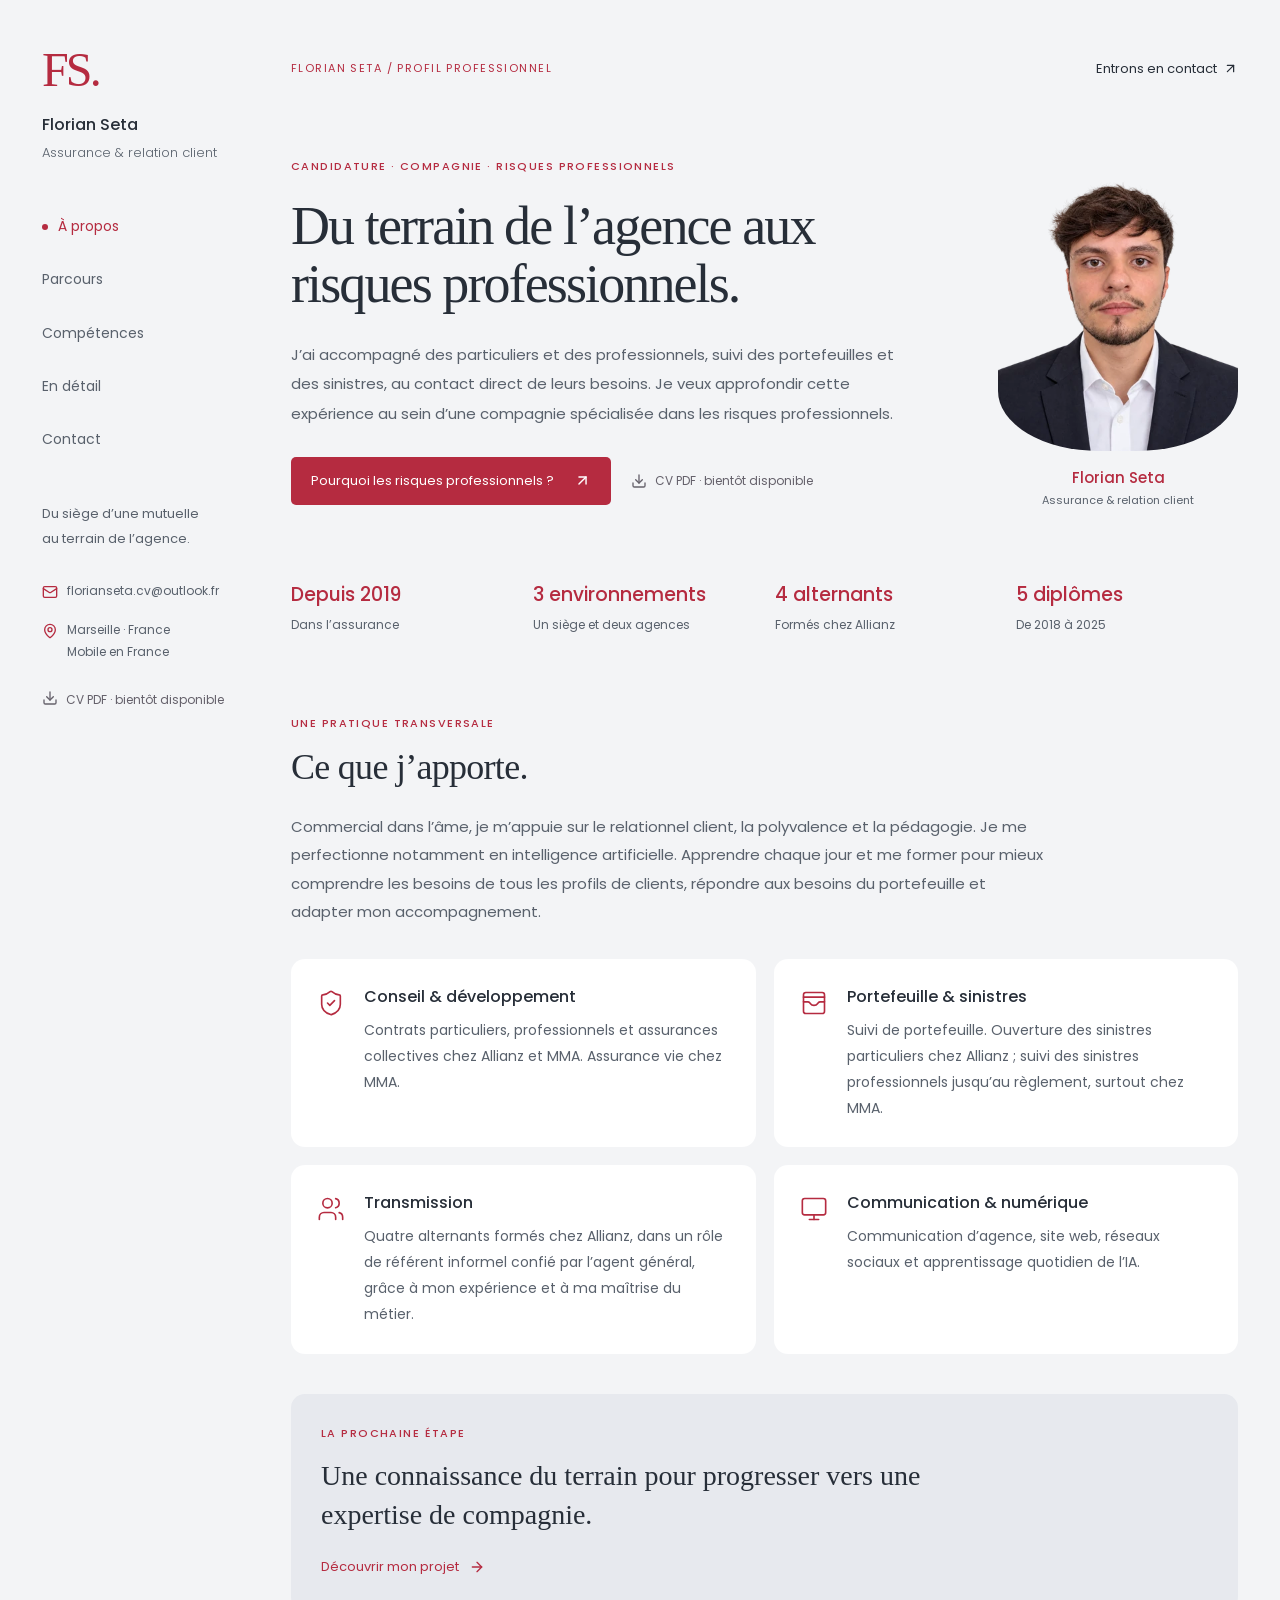
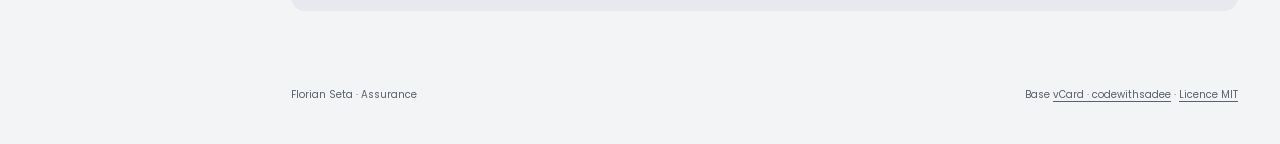
<file: compagnie-risques-pro/index.html>
<!DOCTYPE html><html lang="fr"><head><meta charSet="utf-8"/><meta name="viewport" content="width=device-width, initial-scale=1"/><link rel="preload" as="image" imageSrcSet="/images/florian-seta-portrait-small.webp 360w, /images/florian-seta-portrait.webp 720w" imageSizes="(max-width: 640px) 160px, 240px" fetchPriority="high"/><link rel="stylesheet" href="/_next/static/css/index.Cz6WO01a.css" data-rsc-css-href="/_next/static/css/index.Cz6WO01a.css" data-precedence="vite-rsc/importer-resources"/><link rel="modulepreload" fetchPriority="low" href="/_next/static/chunks/index-h7lpzVPl.js"/><script src="/_next/static/chunks/rolldown-runtime-C60lm6uB.js" type="module" async=""></script><script src="/_next/static/chunks/framework-D_rUT4EX.js" type="module" async=""></script><link rel="modulepreload" href="/_next/static/chunks/layout-segment-context-C6ROC3aV.js" crossorigin=""/><link rel="modulepreload" href="/_next/static/chunks/cv-experience-C7GZCZaJ.js" crossorigin=""/><title>Candidature · Compagnie · Risques professionnels | Florian Seta</title><meta name="description" content="J’ai accompagné des particuliers et des professionnels, suivi des portefeuilles et des sinistres, au contact direct de leurs besoins. Je veux approfondir cette expérience au sein d’une compagnie spécialisée dans les risques professionnels."/><meta name="robots" content="noindex, nofollow"/><link rel="icon" href="/favicon.svg"/><script>Object.assign(((self[Symbol.for("vinext.navigationRuntime")]??={bootstrap:{routeManifest:null},functions:{}}).bootstrap.rsc??={rsc:[]}),{params:{"slug":"compagnie-risques-pro"},nav:{"pathname":"/compagnie-risques-pro","searchParams":[]}})</script><link rel="modulepreload" href="/_next/static/chunks/index-h7lpzVPl.js" />
</head><body><a class="skip-link" href="#main-content">Aller au contenu</a><main class="vcard-layout"><aside class="sidebar" data-sidebar="true" aria-label="Profil et navigation"><div class="sidebar-info"><button type="button" class="identity-mark" aria-label="Florian Seta, retour à l’accueil">FS<span>.</span></button><div class="info-content"><h1 class="name">Florian Seta</h1><p class="title">Assurance &amp; relation client</p></div><button class="info_more-btn" type="button" data-sidebar-btn="true" aria-expanded="false" aria-controls="sidebar-contacts"><span>Coordonnées</span><svg xmlns="http://www.w3.org/2000/svg" width="17" height="17" viewBox="0 0 24 24" fill="none" stroke="currentColor" stroke-width="2" stroke-linecap="round" stroke-linejoin="round" class="lucide lucide-chevron-down" aria-hidden="true"><path d="m6 9 6 6 6-6"></path></svg></button></div><nav class="navbar" aria-label="Rubriques du CV"><ul class="navbar-list" role="tablist" aria-label="Rubriques"><li class="navbar-item" role="presentation"><button id="tab-about" type="button" role="tab" aria-selected="true" aria-controls="panel-about" tabindex="0" class="navbar-link active" data-nav-link="true">À propos</button></li><li class="navbar-item" role="presentation"><button id="tab-resume" type="button" role="tab" aria-selected="false" aria-controls="panel-resume" tabindex="-1" class="navbar-link" data-nav-link="true">Parcours</button></li><li class="navbar-item" role="presentation"><button id="tab-portfolio" type="button" role="tab" aria-selected="false" aria-controls="panel-portfolio" tabindex="-1" class="navbar-link" data-nav-link="true">Compétences</button></li><li class="navbar-item" role="presentation"><button id="tab-explore" type="button" role="tab" aria-selected="false" aria-controls="panel-explore" tabindex="-1" class="navbar-link" data-nav-link="true">En détail</button></li><li class="navbar-item" role="presentation"><button id="tab-contact" type="button" role="tab" aria-selected="false" aria-controls="panel-contact" tabindex="-1" class="navbar-link" data-nav-link="true">Contact</button></li></ul></nav><div class="sidebar-info_more" id="sidebar-contacts"><p class="rail-note">Du siège d’une mutuelle<br/>au terrain de l’agence.</p><ul class="contacts-list"><li class="contact-item"><svg xmlns="http://www.w3.org/2000/svg" width="16" height="16" viewBox="0 0 24 24" fill="none" stroke="currentColor" stroke-width="2" stroke-linecap="round" stroke-linejoin="round" class="lucide lucide-mail" aria-hidden="true"><path d="m22 7-8.991 5.727a2 2 0 0 1-2.009 0L2 7"></path><rect x="2" y="4" width="20" height="16" rx="2"></rect></svg><a href="mailto:florianseta.cv@outlook.fr?subject=Proposition%20d%E2%80%99%C3%A9change%20%E2%80%94%20Florian%20Seta" class="contact-link">florianseta.cv<wbr/>@<!-- -->outlook.fr</a></li><li class="contact-item"><svg xmlns="http://www.w3.org/2000/svg" width="16" height="16" viewBox="0 0 24 24" fill="none" stroke="currentColor" stroke-width="2" stroke-linecap="round" stroke-linejoin="round" class="lucide lucide-map-pin" aria-hidden="true"><path d="M20 10c0 4.993-5.539 10.193-7.399 11.799a1 1 0 0 1-1.202 0C9.539 20.193 4 14.993 4 10a8 8 0 0 1 16 0"></path><circle cx="12" cy="10" r="3"></circle></svg><span>Marseille · France<br/>Mobile en France</span></li></ul><span class="pdf-pending sidebar-download"><svg xmlns="http://www.w3.org/2000/svg" width="16" height="16" viewBox="0 0 24 24" fill="none" stroke="currentColor" stroke-width="2" stroke-linecap="round" stroke-linejoin="round" class="lucide lucide-download" aria-hidden="true"><path d="M12 15V3"></path><path d="M21 15v4a2 2 0 0 1-2 2H5a2 2 0 0 1-2-2v-4"></path><path d="m7 10 5 5 5-5"></path></svg> CV PDF · bientôt disponible</span></div></aside><div class="main-content" id="main-content" tabindex="-1"><div class="page-masthead"><p>Florian Seta / Profil professionnel</p><button type="button">Entrons en contact <svg xmlns="http://www.w3.org/2000/svg" width="15" height="15" viewBox="0 0 24 24" fill="none" stroke="currentColor" stroke-width="2" stroke-linecap="round" stroke-linejoin="round" class="lucide lucide-arrow-up-right" aria-hidden="true"><path d="M7 7h10v10"></path><path d="M7 17 17 7"></path></svg></button></div><article class="about active" data-page="about" id="panel-about" role="tabpanel" aria-labelledby="tab-about"><header class="sr-only"><h2>À propos</h2></header><section class="profile-hero"><div class="profile-intro"><p class="focus-eyebrow">Candidature · Compagnie · Risques professionnels</p><h2 class="profile-headline">Du terrain de l’agence aux risques professionnels.</h2><p class="hero-description">J’ai accompagné des particuliers et des professionnels, suivi des portefeuilles et des sinistres, au contact direct de leurs besoins. Je veux approfondir cette expérience au sein d’une compagnie spécialisée dans les risques professionnels.</p><div class="profile-actions"><button type="button" class="primary-action">Pourquoi les risques professionnels ?<svg xmlns="http://www.w3.org/2000/svg" width="17" height="17" viewBox="0 0 24 24" fill="none" stroke="currentColor" stroke-width="2" stroke-linecap="round" stroke-linejoin="round" class="lucide lucide-arrow-up-right" aria-hidden="true"><path d="M7 7h10v10"></path><path d="M7 17 17 7"></path></svg></button><span class="pdf-pending "><svg xmlns="http://www.w3.org/2000/svg" width="16" height="16" viewBox="0 0 24 24" fill="none" stroke="currentColor" stroke-width="2" stroke-linecap="round" stroke-linejoin="round" class="lucide lucide-download" aria-hidden="true"><path d="M12 15V3"></path><path d="M21 15v4a2 2 0 0 1-2 2H5a2 2 0 0 1-2-2v-4"></path><path d="m7 10 5 5 5-5"></path></svg> CV PDF · bientôt disponible</span></div></div><figure class="profile-portrait"><img src="/images/florian-seta-portrait.webp" srcSet="/images/florian-seta-portrait-small.webp 360w, /images/florian-seta-portrait.webp 720w" sizes="(max-width: 640px) 160px, 240px" alt="Portrait de Florian Seta, en costume sombre et chemise blanche" width="720" height="900" fetchPriority="high"/><figcaption><strong>Florian Seta</strong><span>Assurance &amp; relation client</span></figcaption></figure></section><ul class="profile-facts" aria-label="Repères du parcours"><li><strong>Depuis 2019</strong><span>Dans l’assurance</span></li><li><strong>3 environnements</strong><span>Un siège et deux agences</span></li><li><strong>4 alternants</strong><span>Formés chez Allianz</span></li><li><strong>5 diplômes</strong><span>De 2018 à 2025</span></li></ul><section class="service"><div class="section-heading"><p class="focus-eyebrow">Une pratique transversale</p><h3>Ce que j’apporte.</h3></div><p class="section-intro">Commercial dans l’âme, je m’appuie sur le relationnel client, la polyvalence et la pédagogie. Je me perfectionne notamment en intelligence artificielle. <!-- -->Apprendre chaque jour et me former pour mieux comprendre les besoins de tous les profils de clients, répondre aux besoins du portefeuille et adapter mon accompagnement.</p><ul class="service-list"><li class="service-item"><svg xmlns="http://www.w3.org/2000/svg" width="28" height="28" viewBox="0 0 24 24" fill="none" stroke="currentColor" stroke-width="1.4" stroke-linecap="round" stroke-linejoin="round" class="lucide lucide-shield-check" aria-hidden="true"><path d="M20 13c0 5-3.5 7.5-7.66 8.95a1 1 0 0 1-.67-.01C7.5 20.5 4 18 4 13V6a1 1 0 0 1 1-1c2 0 4.5-1.2 6.24-2.72a1.17 1.17 0 0 1 1.52 0C14.51 3.81 17 5 19 5a1 1 0 0 1 1 1z"></path><path d="m9 12 2 2 4-4"></path></svg><div><h4>Conseil &amp; développement</h4><p>Contrats particuliers, professionnels et assurances collectives chez Allianz et MMA. Assurance vie chez MMA.</p></div></li><li class="service-item"><svg xmlns="http://www.w3.org/2000/svg" width="28" height="28" viewBox="0 0 24 24" fill="none" stroke="currentColor" stroke-width="1.4" stroke-linecap="round" stroke-linejoin="round" class="lucide lucide-wallet-cards" aria-hidden="true"><path d="M3 11h3.75a2 2 0 0 1 1.6.8l.45.6a4 4 0 0 0 6.4 0l.45-.6a2 2 0 0 1 1.6-.8H21"></path><path d="M3 7h18"></path><rect x="3" y="3" width="18" height="18" rx="2"></rect></svg><div><h4>Portefeuille &amp; sinistres</h4><p>Suivi de portefeuille. Ouverture des sinistres particuliers chez Allianz ; suivi des sinistres professionnels jusqu’au règlement, surtout chez MMA.</p></div></li><li class="service-item"><svg xmlns="http://www.w3.org/2000/svg" width="28" height="28" viewBox="0 0 24 24" fill="none" stroke="currentColor" stroke-width="1.4" stroke-linecap="round" stroke-linejoin="round" class="lucide lucide-users" aria-hidden="true"><path d="M16 21v-2a4 4 0 0 0-4-4H6a4 4 0 0 0-4 4v2"></path><path d="M16 3.128a4 4 0 0 1 0 7.744"></path><path d="M22 21v-2a4 4 0 0 0-3-3.87"></path><circle cx="9" cy="7" r="4"></circle></svg><div><h4>Transmission</h4><p>Quatre alternants formés chez Allianz, dans un rôle de référent informel confié par l’agent général, grâce à mon expérience et à ma maîtrise du métier.</p></div></li><li class="service-item"><svg xmlns="http://www.w3.org/2000/svg" width="28" height="28" viewBox="0 0 24 24" fill="none" stroke="currentColor" stroke-width="1.4" stroke-linecap="round" stroke-linejoin="round" class="lucide lucide-monitor" aria-hidden="true"><rect width="20" height="14" x="2" y="3" rx="2"></rect><line x1="8" x2="16" y1="21" y2="21"></line><line x1="12" x2="12" y1="17" y2="21"></line></svg><div><h4>Communication &amp; numérique</h4><p>Communication d’agence, site web, réseaux sociaux et apprentissage quotidien de l’IA.</p></div></li></ul></section><section class="motivation-card"><p class="focus-eyebrow">La prochaine étape</p><h3>Une connaissance du terrain pour progresser vers une expertise de compagnie.</h3><button class="text-action" type="button">Découvrir mon projet <svg xmlns="http://www.w3.org/2000/svg" width="16" height="16" viewBox="0 0 24 24" fill="none" stroke="currentColor" stroke-width="2" stroke-linecap="round" stroke-linejoin="round" class="lucide lucide-arrow-right" aria-hidden="true"><path d="M5 12h14"></path><path d="m12 5 7 7-7 7"></path></svg></button></section></article><article class="resume" data-page="resume" id="panel-resume" role="tabpanel" aria-labelledby="tab-resume" hidden=""><header><p class="focus-eyebrow">Du siège aux agences</p><h2 class="article-title">Mon parcours.</h2></header><p class="section-intro">Du service au siège d’une mutuelle à la polyvalence en agence, chaque étape a élargi ma compréhension du métier.</p><section class="timeline"><div class="title-wrapper"><svg xmlns="http://www.w3.org/2000/svg" width="24" height="24" viewBox="0 0 24 24" fill="none" stroke="currentColor" stroke-width="2" stroke-linecap="round" stroke-linejoin="round" class="lucide lucide-briefcase-business" aria-hidden="true"><path d="M12 12h.01"></path><path d="M16 6V4a2 2 0 0 0-2-2h-4a2 2 0 0 0-2 2v2"></path><path d="M22 13a18.15 18.15 0 0 1-20 0"></path><rect width="20" height="14" x="2" y="6" rx="2"></rect></svg><h3>Expériences professionnelles</h3></div><ol class="timeline-list"><li class="timeline-item"><details open=""><summary><span class="timeline-period">Depuis août 2025</span><h4>Collaborateur d’agence polyvalent</h4><p class="timeline-company">Agence MMA Éric Rougeron</p><p class="timeline-location">Marseille</p><span class="timeline-toggle">Voir les missions <svg xmlns="http://www.w3.org/2000/svg" width="16" height="16" viewBox="0 0 24 24" fill="none" stroke="currentColor" stroke-width="2" stroke-linecap="round" stroke-linejoin="round" class="lucide lucide-chevron-down" aria-hidden="true"><path d="m6 9 6 6 6-6"></path></svg></span></summary><div class="timeline-details"><p class="timeline-text">Vente et souscription de contrats particuliers et professionnels, assurances collectives et assurance vie. Développement commercial et gestion de portefeuille. Sinistres professionnels : ouverture et suivi des dossiers jusqu’au règlement, avec une pratique plus importante chez MMA. Communication de l’agence, site internet et réseaux sociaux.</p><ul class="evidence-tags" aria-label="Domaines d’activité"><li>Portefeuille</li><li>Sinistres</li><li>Communication</li></ul></div></details></li><li class="timeline-item"><details><summary><span class="timeline-period">2020 – 2025</span><h4>Chargé de clientèle</h4><p class="timeline-company">ALLIANZ Arnaud de Simencourt</p><p class="timeline-location">Narbonne</p><span class="timeline-toggle">Voir les missions <svg xmlns="http://www.w3.org/2000/svg" width="16" height="16" viewBox="0 0 24 24" fill="none" stroke="currentColor" stroke-width="2" stroke-linecap="round" stroke-linejoin="round" class="lucide lucide-chevron-down" aria-hidden="true"><path d="m6 9 6 6 6-6"></path></svg></span></summary><div class="timeline-details"><p class="timeline-text">Vente et souscription de contrats particuliers et professionnels, assurances collectives et suivi du portefeuille. Ouverture des sinistres particuliers ; ouverture et suivi ponctuel de sinistres professionnels jusqu’au règlement. Communication de l’agence. Alors que j’étais l’alternant le plus expérimenté, l’agent général s’est appuyé sur ma maîtrise du métier pour me confier l’accompagnement des autres alternants. J’ai ainsi développé ma pédagogie et formé quatre alternants, en tant que référent informel, sans fonction hiérarchique officielle.</p><ul class="evidence-tags" aria-label="Domaines d’activité"><li>Vente et conseil</li><li>Accompagnement</li><li>Transmission</li></ul></div></details></li><li class="timeline-item"><details><summary><span class="timeline-period">Janv. 2019 – sept. 2020</span><h4>Conseiller en assurances</h4><p class="timeline-company">Mutuelle des Motards</p><p class="timeline-location">Siège social · Montpellier</p><span class="timeline-toggle">Voir les missions <svg xmlns="http://www.w3.org/2000/svg" width="16" height="16" viewBox="0 0 24 24" fill="none" stroke="currentColor" stroke-width="2" stroke-linecap="round" stroke-linejoin="round" class="lucide lucide-chevron-down" aria-hidden="true"><path d="m6 9 6 6 6-6"></path></svg></span></summary><div class="timeline-details"><p class="timeline-text">Vente et souscription, service après-vente et gestion électronique des documents au siège de la mutuelle.</p><ul class="evidence-tags" aria-label="Domaines d’activité"><li>Relation client</li><li>Souscription</li><li>Service</li></ul></div></details></li></ol></section><section class="timeline education"><div class="title-wrapper"><svg xmlns="http://www.w3.org/2000/svg" width="24" height="24" viewBox="0 0 24 24" fill="none" stroke="currentColor" stroke-width="2" stroke-linecap="round" stroke-linejoin="round" class="lucide lucide-book-open" aria-hidden="true"><path d="M12 5v16"></path><path d="M20.001 19A2 2 0 0022 17V5a2 2 0 00-1.999-2L16 3.002A5 5 0 0012 5a5 5 0 00-4-2H4a2 2 0 00-2 2v12a2 2 0 001.999 2H8a5 5 0 014 2 5 5 0 014-2z"></path></svg><h3>Formations &amp; diplômes</h3></div><ol class="education-list"><li><span class="education-year">2025</span><div><h4>Manager des stratégies marketing et communication</h4><p>Bac+5 · titre de niveau 7 · IFC Montpellier</p></div></li><li><span class="education-year">2023</span><div><h4>Manager en stratégie d’entreprise</h4><p>Option stratégie financière et patrimoniale · Bac+5 · titre de niveau 7 · IFC Montpellier</p></div></li><li><span class="education-year">2021</span><div><h4>Responsable de clientèle Banque-Finance-Assurance</h4><p>Bachelor · IFC Montpellier</p></div></li><li><span class="education-year">2020</span><div><h4>BTS Assurance</h4><p>IFC Montpellier</p></div></li><li><span class="education-year">2018</span><div><h4>Baccalauréat STMG</h4><p>Spécialité gestion et finance</p></div></li></ol></section><section class="skill"><h3>Une pratique transversale</h3><ul class="skills-list"><li><svg xmlns="http://www.w3.org/2000/svg" width="17" height="17" viewBox="0 0 24 24" fill="none" stroke="currentColor" stroke-width="2" stroke-linecap="round" stroke-linejoin="round" class="lucide lucide-shield-check" aria-hidden="true"><path d="M20 13c0 5-3.5 7.5-7.66 8.95a1 1 0 0 1-.67-.01C7.5 20.5 4 18 4 13V6a1 1 0 0 1 1-1c2 0 4.5-1.2 6.24-2.72a1.17 1.17 0 0 1 1.52 0C14.51 3.81 17 5 19 5a1 1 0 0 1 1 1z"></path><path d="m9 12 2 2 4-4"></path></svg><span>Conseil, vente et souscription</span></li><li><svg xmlns="http://www.w3.org/2000/svg" width="17" height="17" viewBox="0 0 24 24" fill="none" stroke="currentColor" stroke-width="2" stroke-linecap="round" stroke-linejoin="round" class="lucide lucide-shield-check" aria-hidden="true"><path d="M20 13c0 5-3.5 7.5-7.66 8.95a1 1 0 0 1-.67-.01C7.5 20.5 4 18 4 13V6a1 1 0 0 1 1-1c2 0 4.5-1.2 6.24-2.72a1.17 1.17 0 0 1 1.52 0C14.51 3.81 17 5 19 5a1 1 0 0 1 1 1z"></path><path d="m9 12 2 2 4-4"></path></svg><span>Suivi du portefeuille et des sinistres</span></li><li><svg xmlns="http://www.w3.org/2000/svg" width="17" height="17" viewBox="0 0 24 24" fill="none" stroke="currentColor" stroke-width="2" stroke-linecap="round" stroke-linejoin="round" class="lucide lucide-shield-check" aria-hidden="true"><path d="M20 13c0 5-3.5 7.5-7.66 8.95a1 1 0 0 1-.67-.01C7.5 20.5 4 18 4 13V6a1 1 0 0 1 1-1c2 0 4.5-1.2 6.24-2.72a1.17 1.17 0 0 1 1.52 0C14.51 3.81 17 5 19 5a1 1 0 0 1 1 1z"></path><path d="m9 12 2 2 4-4"></path></svg><span>Formation et accompagnement d’alternants</span></li><li><svg xmlns="http://www.w3.org/2000/svg" width="17" height="17" viewBox="0 0 24 24" fill="none" stroke="currentColor" stroke-width="2" stroke-linecap="round" stroke-linejoin="round" class="lucide lucide-shield-check" aria-hidden="true"><path d="M20 13c0 5-3.5 7.5-7.66 8.95a1 1 0 0 1-.67-.01C7.5 20.5 4 18 4 13V6a1 1 0 0 1 1-1c2 0 4.5-1.2 6.24-2.72a1.17 1.17 0 0 1 1.52 0C14.51 3.81 17 5 19 5a1 1 0 0 1 1 1z"></path><path d="m9 12 2 2 4-4"></path></svg><span>Communication d’agence et outils numériques</span></li></ul></section><span class="pdf-pending inline-download"><svg xmlns="http://www.w3.org/2000/svg" width="16" height="16" viewBox="0 0 24 24" fill="none" stroke="currentColor" stroke-width="2" stroke-linecap="round" stroke-linejoin="round" class="lucide lucide-download" aria-hidden="true"><path d="M12 15V3"></path><path d="M21 15v4a2 2 0 0 1-2 2H5a2 2 0 0 1-2-2v-4"></path><path d="m7 10 5 5 5-5"></path></svg> CV PDF · bientôt disponible</span></article><article class="portfolio" data-page="portfolio" id="panel-portfolio" role="tabpanel" aria-labelledby="tab-portfolio" hidden=""><header><p class="focus-eyebrow">Des compétences de terrain</p><h2 class="article-title">Mes domaines d’action.</h2></header><p class="section-intro">Des compétences reliées à des expériences concrètes. Sélectionnez un domaine, puis une carte pour en voir le détail.</p><section class="projects" aria-label="Domaines de compétences"><ul class="filter-list" aria-label="Filtrer les compétences"><li class="filter-item"><button type="button" class="active" aria-pressed="true">Tout</button></li><li class="filter-item"><button type="button" class="" aria-pressed="false">Assurance</button></li><li class="filter-item"><button type="button" class="" aria-pressed="false">Gestion</button></li><li class="filter-item"><button type="button" class="" aria-pressed="false">Transmission</button></li><li class="filter-item"><button type="button" class="" aria-pressed="false">Numérique</button></li></ul><div class="filter-select-box"><button type="button" class="filter-select" data-select="true" aria-expanded="false" aria-controls="competence-filters">Tous les domaines<svg xmlns="http://www.w3.org/2000/svg" width="18" height="18" viewBox="0 0 24 24" fill="none" stroke="currentColor" stroke-width="2" stroke-linecap="round" stroke-linejoin="round" class="lucide lucide-chevron-down" aria-hidden="true"><path d="m6 9 6 6 6-6"></path></svg></button><ul class="select-list" id="competence-filters" hidden=""><li class="select-item"><button type="button">Tout</button></li><li class="select-item"><button type="button">Assurance</button></li><li class="select-item"><button type="button">Gestion</button></li><li class="select-item"><button type="button">Transmission</button></li><li class="select-item"><button type="button">Numérique</button></li></ul></div><p class="filter-summary" aria-live="polite">8<!-- --> <!-- -->domaines affichés</p><ul class="project-list"><li class="project-item active" data-category="assurance"><button type="button" class="expertise-card"><div class="expertise-illustration"><svg xmlns="http://www.w3.org/2000/svg" width="30" height="30" viewBox="0 0 24 24" fill="none" stroke="currentColor" stroke-width="1.3" stroke-linecap="round" stroke-linejoin="round" class="lucide lucide-users" aria-hidden="true"><path d="M16 21v-2a4 4 0 0 0-4-4H6a4 4 0 0 0-4 4v2"></path><path d="M16 3.128a4 4 0 0 1 0 7.744"></path><path d="M22 21v-2a4 4 0 0 0-3-3.87"></path><circle cx="9" cy="7" r="4"></circle></svg><span>Assurance</span><svg xmlns="http://www.w3.org/2000/svg" width="17" height="17" viewBox="0 0 24 24" fill="none" stroke="currentColor" stroke-width="2" stroke-linecap="round" stroke-linejoin="round" class="lucide lucide-arrow-up-right" aria-hidden="true"><path d="M7 7h10v10"></path><path d="M7 17 17 7"></path></svg></div><h3 class="project-title">Conseil &amp; relation client</h3><p class="expertise-description">Vente et souscription de contrats particuliers et professionnels, avec un bon relationnel client.</p><p class="project-category">Mutuelle des Motards · Allianz · MMA</p></button></li><li class="project-item active" data-category="assurance"><button type="button" class="expertise-card"><div class="expertise-illustration"><svg xmlns="http://www.w3.org/2000/svg" width="30" height="30" viewBox="0 0 24 24" fill="none" stroke="currentColor" stroke-width="1.3" stroke-linecap="round" stroke-linejoin="round" class="lucide lucide-shield-check" aria-hidden="true"><path d="M20 13c0 5-3.5 7.5-7.66 8.95a1 1 0 0 1-.67-.01C7.5 20.5 4 18 4 13V6a1 1 0 0 1 1-1c2 0 4.5-1.2 6.24-2.72a1.17 1.17 0 0 1 1.52 0C14.51 3.81 17 5 19 5a1 1 0 0 1 1 1z"></path><path d="m9 12 2 2 4-4"></path></svg><span>Assurance</span><svg xmlns="http://www.w3.org/2000/svg" width="17" height="17" viewBox="0 0 24 24" fill="none" stroke="currentColor" stroke-width="2" stroke-linecap="round" stroke-linejoin="round" class="lucide lucide-arrow-up-right" aria-hidden="true"><path d="M7 7h10v10"></path><path d="M7 17 17 7"></path></svg></div><h3 class="project-title">Contrats &amp; solutions d’assurance</h3><p class="expertise-description">Vente et souscription de contrats particuliers et professionnels chez Allianz et MMA. Assurances collectives dans les deux agences et assurance vie chez MMA.</p><p class="project-category">ALLIANZ Arnaud de Simencourt · MMA Éric Rougeron</p></button></li><li class="project-item active" data-category="gestion"><button type="button" class="expertise-card"><div class="expertise-illustration"><svg xmlns="http://www.w3.org/2000/svg" width="30" height="30" viewBox="0 0 24 24" fill="none" stroke="currentColor" stroke-width="1.3" stroke-linecap="round" stroke-linejoin="round" class="lucide lucide-wallet-cards" aria-hidden="true"><path d="M3 11h3.75a2 2 0 0 1 1.6.8l.45.6a4 4 0 0 0 6.4 0l.45-.6a2 2 0 0 1 1.6-.8H21"></path><path d="M3 7h18"></path><rect x="3" y="3" width="18" height="18" rx="2"></rect></svg><span>Gestion</span><svg xmlns="http://www.w3.org/2000/svg" width="17" height="17" viewBox="0 0 24 24" fill="none" stroke="currentColor" stroke-width="2" stroke-linecap="round" stroke-linejoin="round" class="lucide lucide-arrow-up-right" aria-hidden="true"><path d="M7 7h10v10"></path><path d="M7 17 17 7"></path></svg></div><h3 class="project-title">Gestion de portefeuille</h3><p class="expertise-description">Suivi de portefeuille et développement commercial dans les agences Allianz et MMA.</p><p class="project-category">Allianz · MMA</p></button></li><li class="project-item active" data-category="gestion"><button type="button" class="expertise-card"><div class="expertise-illustration"><svg xmlns="http://www.w3.org/2000/svg" width="30" height="30" viewBox="0 0 24 24" fill="none" stroke="currentColor" stroke-width="1.3" stroke-linecap="round" stroke-linejoin="round" class="lucide lucide-file-check-corner" aria-hidden="true"><path d="M10.5 22H6a2 2 0 0 1-2-2V4a2 2 0 0 1 2-2h8a2.4 2.4 0 0 1 1.706.706l3.588 3.588A2.4 2.4 0 0 1 20 8v6"></path><path d="M14 2v5a1 1 0 0 0 1 1h5"></path><path d="m14 20 2 2 4-4"></path></svg><span>Gestion</span><svg xmlns="http://www.w3.org/2000/svg" width="17" height="17" viewBox="0 0 24 24" fill="none" stroke="currentColor" stroke-width="2" stroke-linecap="round" stroke-linejoin="round" class="lucide lucide-arrow-up-right" aria-hidden="true"><path d="M7 7h10v10"></path><path d="M7 17 17 7"></path></svg></div><h3 class="project-title">Gestion des sinistres</h3><p class="expertise-description">Particuliers : ouverture chez Allianz. Professionnels : ouverture et suivi jusqu’au règlement, ponctuellement chez Allianz et davantage chez MMA.</p><p class="project-category">Deux clientèles, deux périmètres</p></button></li><li class="project-item active" data-category="transmission"><button type="button" class="expertise-card"><div class="expertise-illustration"><svg xmlns="http://www.w3.org/2000/svg" width="30" height="30" viewBox="0 0 24 24" fill="none" stroke="currentColor" stroke-width="1.3" stroke-linecap="round" stroke-linejoin="round" class="lucide lucide-graduation-cap" aria-hidden="true"><path d="M21.42 10.922a1 1 0 0 0-.019-1.838L12.83 5.18a2 2 0 0 0-1.66 0L2.6 9.08a1 1 0 0 0 0 1.832l8.57 3.908a2 2 0 0 0 1.66 0z"></path><path d="M22 10v6"></path><path d="M6 12.5V16a6 3 0 0 0 12 0v-3.5"></path></svg><span>Transmission</span><svg xmlns="http://www.w3.org/2000/svg" width="17" height="17" viewBox="0 0 24 24" fill="none" stroke="currentColor" stroke-width="2" stroke-linecap="round" stroke-linejoin="round" class="lucide lucide-arrow-up-right" aria-hidden="true"><path d="M7 7h10v10"></path><path d="M7 17 17 7"></path></svg></div><h3 class="project-title">Formation &amp; pédagogie</h3><p class="expertise-description">Alternant le plus expérimenté, j’ai été sollicité par l’agent général pour devenir le référent informel des autres alternants. Cette mission, appuyée sur ma maîtrise du métier, m’a permis de développer ma pédagogie et d’en former quatre.</p><p class="project-category">Quatre alternants formés · Référent informel chez Allianz</p></button></li><li class="project-item active" data-category="numérique"><button type="button" class="expertise-card"><div class="expertise-illustration"><svg xmlns="http://www.w3.org/2000/svg" width="30" height="30" viewBox="0 0 24 24" fill="none" stroke="currentColor" stroke-width="1.3" stroke-linecap="round" stroke-linejoin="round" class="lucide lucide-monitor" aria-hidden="true"><rect width="20" height="14" x="2" y="3" rx="2"></rect><line x1="8" x2="16" y1="21" y2="21"></line><line x1="12" x2="12" y1="17" y2="21"></line></svg><span>Numérique</span><svg xmlns="http://www.w3.org/2000/svg" width="17" height="17" viewBox="0 0 24 24" fill="none" stroke="currentColor" stroke-width="2" stroke-linecap="round" stroke-linejoin="round" class="lucide lucide-arrow-up-right" aria-hidden="true"><path d="M7 7h10v10"></path><path d="M7 17 17 7"></path></svg></div><h3 class="project-title">Communication digitale</h3><p class="expertise-description">Communication et événements d’agence ; site internet et réseaux sociaux chez MMA.</p><p class="project-category">Allianz · MMA</p></button></li><li class="project-item active" data-category="numérique"><button type="button" class="expertise-card"><div class="expertise-illustration"><svg xmlns="http://www.w3.org/2000/svg" width="30" height="30" viewBox="0 0 24 24" fill="none" stroke="currentColor" stroke-width="1.3" stroke-linecap="round" stroke-linejoin="round" class="lucide lucide-sparkles" aria-hidden="true"><path d="M11.017 2.814a1 1 0 0 1 1.966 0l1.051 5.558a2 2 0 0 0 1.594 1.594l5.558 1.051a1 1 0 0 1 0 1.966l-5.558 1.051a2 2 0 0 0-1.594 1.594l-1.051 5.558a1 1 0 0 1-1.966 0l-1.051-5.558a2 2 0 0 0-1.594-1.594l-5.558-1.051a1 1 0 0 1 0-1.966l5.558-1.051a2 2 0 0 0 1.594-1.594z"></path><path d="M20 2v4"></path><path d="M22 4h-4"></path><circle cx="4" cy="20" r="2"></circle></svg><span>Numérique</span><svg xmlns="http://www.w3.org/2000/svg" width="17" height="17" viewBox="0 0 24 24" fill="none" stroke="currentColor" stroke-width="2" stroke-linecap="round" stroke-linejoin="round" class="lucide lucide-arrow-up-right" aria-hidden="true"><path d="M7 7h10v10"></path><path d="M7 17 17 7"></path></svg></div><h3 class="project-title">Apprentissage de l’IA</h3><p class="expertise-description">Perfectionnement quotidien en intelligence artificielle, curiosité et envie d’apprendre.</p><p class="project-category">Apprentissage personnel continu</p></button></li><li class="project-item active" data-category="gestion"><button type="button" class="expertise-card"><div class="expertise-illustration"><svg xmlns="http://www.w3.org/2000/svg" width="30" height="30" viewBox="0 0 24 24" fill="none" stroke="currentColor" stroke-width="1.3" stroke-linecap="round" stroke-linejoin="round" class="lucide lucide-briefcase-business" aria-hidden="true"><path d="M12 12h.01"></path><path d="M16 6V4a2 2 0 0 0-2-2h-4a2 2 0 0 0-2 2v2"></path><path d="M22 13a18.15 18.15 0 0 1-20 0"></path><rect width="20" height="14" x="2" y="6" rx="2"></rect></svg><span>Gestion</span><svg xmlns="http://www.w3.org/2000/svg" width="17" height="17" viewBox="0 0 24 24" fill="none" stroke="currentColor" stroke-width="2" stroke-linecap="round" stroke-linejoin="round" class="lucide lucide-arrow-up-right" aria-hidden="true"><path d="M7 7h10v10"></path><path d="M7 17 17 7"></path></svg></div><h3 class="project-title">Service &amp; polyvalence</h3><p class="expertise-description">Service après-vente, gestion électronique des documents au siège, puis polyvalence au quotidien en agence.</p><p class="project-category">Du siège aux agences</p></button></li></ul></section></article><article class="explore" data-page="explore" id="panel-explore" role="tabpanel" aria-labelledby="tab-explore" hidden=""><header><p class="focus-eyebrow">Explorer le parcours</p><h2 class="article-title">L’essentiel, en détail.</h2></header><p class="section-intro">Choisissez un sujet pour découvrir mon expérience et mon projet en quelques repères.</p><section class="visual-panel"><div class="visual-tabs" role="tablist" aria-label="Sujets du parcours"><button type="button" role="tab" id="visual-tab-parcours" aria-controls="visual-stage" aria-selected="false" tabindex="-1" class="" title="Du siège aux agences">Parcours</button><button type="button" role="tab" id="visual-tab-risques" aria-controls="visual-stage" aria-selected="true" tabindex="0" class="active" title="Contrats particuliers, professionnels, collectifs et assurance vie">Risques pro</button><button type="button" role="tab" id="visual-tab-sinistres" aria-controls="visual-stage" aria-selected="false" tabindex="-1" class="" title="Particuliers et professionnels : deux périmètres distincts">Sinistres</button><button type="button" role="tab" id="visual-tab-commercial" aria-controls="visual-stage" aria-selected="false" tabindex="-1" class="" title="Conseil et portefeuille">Relation client</button><button type="button" role="tab" id="visual-tab-transmission" aria-controls="visual-stage" aria-selected="false" tabindex="-1" class="" title="Quatre alternants formés">Transmission</button><button type="button" role="tab" id="visual-tab-formation" aria-controls="visual-stage" aria-selected="false" tabindex="-1" class="" title="Un parcours jusqu’à Bac+5">Formation</button><button type="button" role="tab" id="visual-tab-communication" aria-controls="visual-stage" aria-selected="false" tabindex="-1" class="" title="Communication d’agence et apprentissage de l’IA">Numérique</button><button type="button" role="tab" id="visual-tab-projet" aria-controls="visual-stage" aria-selected="false" tabindex="-1" class="" title="La prochaine étape">Projet</button></div><div class="visual-stage" id="visual-stage" role="tabpanel" aria-labelledby="visual-tab-risques" aria-live="polite" tabindex="0"><div class="visual-content"><div class="visual-overline">CONTRATS &amp; CLIENTÈLES</div><div class="digital-flow insurance-scopes"><div><strong>Particuliers &amp; professionnels</strong><p>Vente et souscription de contrats chez Allianz et MMA.</p></div><div><strong>Assurances collectives</strong><p>Chez Allianz et MMA.</p></div><div><strong>Assurance vie</strong><p>Chez MMA.</p></div></div><div class="bridge-diagram"><div class="bridge-side"><span>01 / ACQUIS</span><strong>Expérience d’agence</strong><p>Contrats professionnels, relation client, portefeuille et sinistres.</p></div><svg xmlns="http://www.w3.org/2000/svg" width="30" height="30" viewBox="0 0 24 24" fill="none" stroke="currentColor" stroke-width="2" stroke-linecap="round" stroke-linejoin="round" class="lucide lucide-arrow-right bridge-arrow" aria-hidden="true"><path d="M5 12h14"></path><path d="m12 5 7 7-7 7"></path></svg><div class="bridge-side"><span>02 / PROJET</span><strong>Expertise en compagnie</strong><p>Approfondir les risques professionnels et découvrir les métiers de l’assureur.</p></div></div><p class="visual-caption">L’expertise de compagnie est un objectif d’évolution.</p></div></div></section><button class="text-action section-end" type="button">Retrouver les compétences <svg xmlns="http://www.w3.org/2000/svg" width="16" height="16" viewBox="0 0 24 24" fill="none" stroke="currentColor" stroke-width="2" stroke-linecap="round" stroke-linejoin="round" class="lucide lucide-arrow-right" aria-hidden="true"><path d="M5 12h14"></path><path d="m12 5 7 7-7 7"></path></svg></button></article><article class="contact" data-page="contact" id="panel-contact" role="tabpanel" aria-labelledby="tab-contact" hidden=""><header><p class="focus-eyebrow">La prochaine étape</p><h2 class="article-title">Prenons le temps<br/>d’échanger.</h2></header><section class="contact-invitation"><svg xmlns="http://www.w3.org/2000/svg" width="35" height="35" viewBox="0 0 24 24" fill="none" stroke="currentColor" stroke-width="1.3" stroke-linecap="round" stroke-linejoin="round" class="lucide lucide-mail" aria-hidden="true"><path d="m22 7-8.991 5.727a2 2 0 0 1-2.009 0L2 7"></path><rect x="2" y="4" width="20" height="16" rx="2"></rect></svg><h3>Une connaissance du terrain pour progresser vers une expertise de compagnie.</h3><p>Je serais heureux d’expliquer mon parcours et d’échanger sur ce que je pourrais apporter à votre équipe.</p><a class="primary-action" href="mailto:florianseta.cv@outlook.fr?subject=Proposition%20d%E2%80%99%C3%A9change%20%E2%80%94%20Florian%20Seta">Proposer un échange <svg xmlns="http://www.w3.org/2000/svg" width="18" height="18" viewBox="0 0 24 24" fill="none" stroke="currentColor" stroke-width="2" stroke-linecap="round" stroke-linejoin="round" class="lucide lucide-arrow-up-right" aria-hidden="true"><path d="M7 7h10v10"></path><path d="M7 17 17 7"></path></svg></a><a class="email-address" href="mailto:florianseta.cv@outlook.fr">florianseta.cv@outlook.fr</a><div class="contact-practical"><span><svg xmlns="http://www.w3.org/2000/svg" width="16" height="16" viewBox="0 0 24 24" fill="none" stroke="currentColor" stroke-width="2" stroke-linecap="round" stroke-linejoin="round" class="lucide lucide-map-pin" aria-hidden="true"><path d="M20 10c0 4.993-5.539 10.193-7.399 11.799a1 1 0 0 1-1.202 0C9.539 20.193 4 14.993 4 10a8 8 0 0 1 16 0"></path><circle cx="12" cy="10" r="3"></circle></svg>Marseille</span><span><svg xmlns="http://www.w3.org/2000/svg" width="16" height="16" viewBox="0 0 24 24" fill="none" stroke="currentColor" stroke-width="2" stroke-linecap="round" stroke-linejoin="round" class="lucide lucide-arrow-up-right" aria-hidden="true"><path d="M7 7h10v10"></path><path d="M7 17 17 7"></path></svg>Mobile en France</span></div><span class="pdf-pending "><svg xmlns="http://www.w3.org/2000/svg" width="16" height="16" viewBox="0 0 24 24" fill="none" stroke="currentColor" stroke-width="2" stroke-linecap="round" stroke-linejoin="round" class="lucide lucide-download" aria-hidden="true"><path d="M12 15V3"></path><path d="M21 15v4a2 2 0 0 1-2 2H5a2 2 0 0 1-2-2v-4"></path><path d="m7 10 5 5 5-5"></path></svg> CV PDF · bientôt disponible</span></section></article><footer class="vcard-credit"><span>Florian Seta · Assurance</span><span>Base <a href="https://github.com/codewithsadee/vcard-personal-portfolio" target="_blank" rel="noreferrer">vCard · codewithsadee</a> · <a href="/licenses/vcard-MIT.txt">Licence MIT</a></span></footer></div></main><script type="module" src="/_next/static/chunks/index-h7lpzVPl.js" id="_R_" async=""></script><script>((self[Symbol.for("vinext.navigationRuntime")]??={bootstrap:{routeManifest:null},functions:{}}).bootstrap.rsc??={rsc:[]}).rsc.push("0:{\"page:/compagnie-risques-pro\":\"$L1\",\"layout:/\":\"$L2\",\"route:/compagnie-risques-pro\":\"$L3\",\"__route\":\"route:/compagnie-risques-pro\",\"__interceptionContext\":null,\"__layoutIds\":[\"layout:/\"],\"__rootLayout\":\"/\",\"__bfcacheSegmentIdentities\":{\"layout:/\":\"[\\\"layout\\\",\\\"layout:/\\\",\\\"root-boundary:/\\\",\\\"\\\"]\",\"page:/compagnie-risques-pro\":\"[\\\"page\\\",\\\"page:/:slug\\\",\\\"root-boundary:/\\\",\\\"[\\\\\\\"slug|compagnie-risques-pro|d\\\\\\\"]\\\"]\"},\"__srcPage\":[\"[slug]\",\"page\"],\"__layoutFlags\":{\"layout:/\":\"s\"},\"__artifactCompatibility\":{\"schemaVersion\":1,\"graphVersion\":\"app-route-graph:c75e66a7605490d9\",\"deploymentVersion\":\"b428a2e0-a4ce-4a0d-9788-e06d4ae06410\",\"appElementsSchemaVersion\":1,\"rscPayloadSchemaVersion\":1,\"rootBoundaryId\":\"/\",\"renderEpoch\":null}}\n")</script><script>((self[Symbol.for("vinext.navigationRuntime")]??={bootstrap:{routeManifest:null},functions:{}}).bootstrap.rsc??={rsc:[]}).rsc.push("4:I[\"74f944bd09a9\",[],\"Children\",1]\n")</script><script>((self[Symbol.for("vinext.navigationRuntime")]??={bootstrap:{routeManifest:null},functions:{}}).bootstrap.rsc??={rsc:[]}).rsc.push("5:I[\"52529b92208a\",[],\"GlobalErrorBoundary\",1]\n")</script><script>((self[Symbol.for("vinext.navigationRuntime")]??={bootstrap:{routeManifest:null},functions:{}}).bootstrap.rsc??={rsc:[]}).rsc.push("6:I[\"18ecf746a395\",[],\"default\",1]\n")</script><script>((self[Symbol.for("vinext.navigationRuntime")]??={bootstrap:{routeManifest:null},functions:{}}).bootstrap.rsc??={rsc:[]}).rsc.push("7:I[\"52529b92208a\",[],\"ErrorBoundary\",1]\n")</script><script>((self[Symbol.for("vinext.navigationRuntime")]??={bootstrap:{routeManifest:null},functions:{}}).bootstrap.rsc??={rsc:[]}).rsc.push("8:I[\"1b73e8b5fbe4\",[],\"LayoutSegmentProvider\",1]\n")</script><script>((self[Symbol.for("vinext.navigationRuntime")]??={bootstrap:{routeManifest:null},functions:{}}).bootstrap.rsc??={rsc:[]}).rsc.push("9:I[\"74f944bd09a9\",[],\"Slot\",1]\n")</script><script>((self[Symbol.for("vinext.navigationRuntime")]??={bootstrap:{routeManifest:null},functions:{}}).bootstrap.rsc??={rsc:[]}).rsc.push("a:I[\"52529b92208a\",[],\"NotFoundBoundary\",1]\n")</script><script>((self[Symbol.for("vinext.navigationRuntime")]??={bootstrap:{routeManifest:null},functions:{}}).bootstrap.rsc??={rsc:[]}).rsc.push("b:I[\"78579b1089e4\",[],\"AppRouterScrollTarget\",1]\n")</script><script>((self[Symbol.for("vinext.navigationRuntime")]??={bootstrap:{routeManifest:null},functions:{}}).bootstrap.rsc??={rsc:[]}).rsc.push("c:I[\"52529b92208a\",[],\"RedirectBoundary\",1]\n")</script><script>((self[Symbol.for("vinext.navigationRuntime")]??={bootstrap:{routeManifest:null},functions:{}}).bootstrap.rsc??={rsc:[]}).rsc.push(":HL[\"/_next/static/css/index.Cz6WO01a.css\",\"style\"     ]\n")</script><script>((self[Symbol.for("vinext.navigationRuntime")]??={bootstrap:{routeManifest:null},functions:{}}).bootstrap.rsc??={rsc:[]}).rsc.push("2:[[[\"$\",\"link\",\"css:/_next/static/css/index.Cz6WO01a.css\",{\"rel\":\"stylesheet\",\"precedence\":\"vite-rsc/importer-resources\",\"href\":\"/_next/static/css/index.Cz6WO01a.css\",\"data-rsc-css-href\":\"/_next/static/css/index.Cz6WO01a.css\"}],\"$undefined\"],[\"$\",\"html\",null,{\"lang\":\"fr\",\"children\":[\"$\",\"body\",null,{\"children\":[\"$\",\"$L4\",null,{}]}]}]]\n")</script><script>((self[Symbol.for("vinext.navigationRuntime")]??={bootstrap:{routeManifest:null},functions:{}}).bootstrap.rsc??={rsc:[]}).rsc.push("3:[[[\"$\",\"meta\",null,{\"charSet\":\"utf-8\"}],[[\"$\",\"title\",\"0\",{\"children\":\"Candidature · Compagnie · Risques professionnels | Florian Seta\"}],[\"$\",\"meta\",\"1\",{\"name\":\"description\",\"content\":\"J’ai accompagné des particuliers et des professionnels, suivi des portefeuilles et des sinistres, au contact direct de leurs besoins. Je veux approfondir cette expérience au sein d’une compagnie spécialisée dans les risques professionnels.\"}],[\"$\",\"meta\",\"2\",{\"name\":\"robots\",\"content\":\"noindex, nofollow\"}],[\"$\",\"link\",\"3\",{\"data-vinext-streamed-icon\":\"$undefined\",\"rel\":\"icon\",\"href\":\"/favicon.svg\",\"type\":\"$undefined\",\"sizes\":\"$undefined\",\"color\":\"$undefined\",\"media\":\"$undefined\",\"fetchPriority\":\"$undefined\"}]],[[\"$\",\"meta\",\"0\",{\"name\":\"viewport\",\"content\":\"width=device-width, initial-scale=1\"}]]],[\"$\",\"$L5\",null,{\"fallback\":\"$6\",\"children\":[\"$\",\"$L7\",null,{\"fallback\":\"$6\",\"children\":[\"$\",\"$L8\",null,{\"providerId\":\"layout:/\",\"segmentMap\":{\"children\":[\"compagnie-risques-pro\"]},\"children\":[\"$\",\"$L9\",null,{\"id\":\"layout:/\",\"parallelSlots\":\"$undefined\",\"children\":[\"$\",\"$La\",null,{\"resetKey\":\"slug|compagnie-risques-pro|d\",\"fallback\":[[\"$\",\"title\",null,{\"children\":\"404: This page could not be found.\"}],[\"$\",\"div\",null,{\"style\":{\"fontFamily\":\"system-ui,\\\"Segoe UI\\\",Roboto,Helvetica,Arial,sans-serif,\\\"Apple Color Emoji\\\",\\\"Segoe UI Emoji\\\"\",\"height\":\"100vh\",\"textAlign\":\"center\",\"display\":\"flex\",\"flexDirection\":\"column\",\"alignItems\":\"center\",\"justifyContent\":\"center\"},\"children\":[\"$\",\"div\",null,{\"children\":[[\"$\",\"style\",null,{\"dangerouslySetInnerHTML\":{\"__html\":\"body{color:#000;background:#fff;margin:0}.next-error-h1{border-right:1px solid rgba(0,0,0,.3)}@media (prefers-color-scheme:dark){body{color:#fff;background:#000}.next-error-h1{border-right:1px solid rgba(255,255,255,.3)}}\"}}],[\"$\",\"h1\",null,{\"className\":\"next-error-h1\",\"style\":{\"display\":\"inline-block\",\"margin\":\"0 20px 0 0\",\"padding\":\"0 23px 0 0\",\"fontSize\":24,\"fontWeight\":500,\"verticalAlign\":\"top\",\"lineHeight\":\"49px\"},\"children\":404}],[\"$\",\"div\",null,{\"style\":{\"display\":\"inline-block\"},\"children\":[\"$\",\"h2\",null,{\"style\":{\"fontSize\":14,\"fontWeight\":400,\"lineHeight\":\"49px\",\"margin\":0},\"children\":\"This page could not be found.\"}]}]]}]}]],\"children\":[\"$\",\"$Lb\",null,{\"children\":[\"$\",\"$Lc\",null,{\"children\":[[\"$\",\"$L8\",null,{\"providerId\":\"page:/compagnie-risques-pro\",\"segmentMap\":{\"children\":[\"__PAGE__\"]},\"children\":[\"$\",\"$L9\",null,{\"id\":\"page:/compagnie-risques-pro\"}]}],null]}]}]}]}]}]}]}],null,null]\n")</script><script>((self[Symbol.for("vinext.navigationRuntime")]??={bootstrap:{routeManifest:null},functions:{}}).bootstrap.rsc??={rsc:[]}).rsc.push("d:I[\"adddbb1bd411\",[],\"default\",1]\n")</script><script>((self[Symbol.for("vinext.navigationRuntime")]??={bootstrap:{routeManifest:null},functions:{}}).bootstrap.rsc??={rsc:[]}).rsc.push("1:[\"$\",\"$Ld\",null,{\"focus\":\"compagnie-risques-pro\"}]\n")</script><script>Object.assign(((self[Symbol.for("vinext.navigationRuntime")]??={bootstrap:{routeManifest:null},functions:{}}).bootstrap.rsc??={rsc:[]}),{"initialCacheKind":"static"});((self[Symbol.for("vinext.navigationRuntime")]??={bootstrap:{routeManifest:null},functions:{}}).bootstrap.rsc??={rsc:[]}).done=true</script></body></html>
</file>
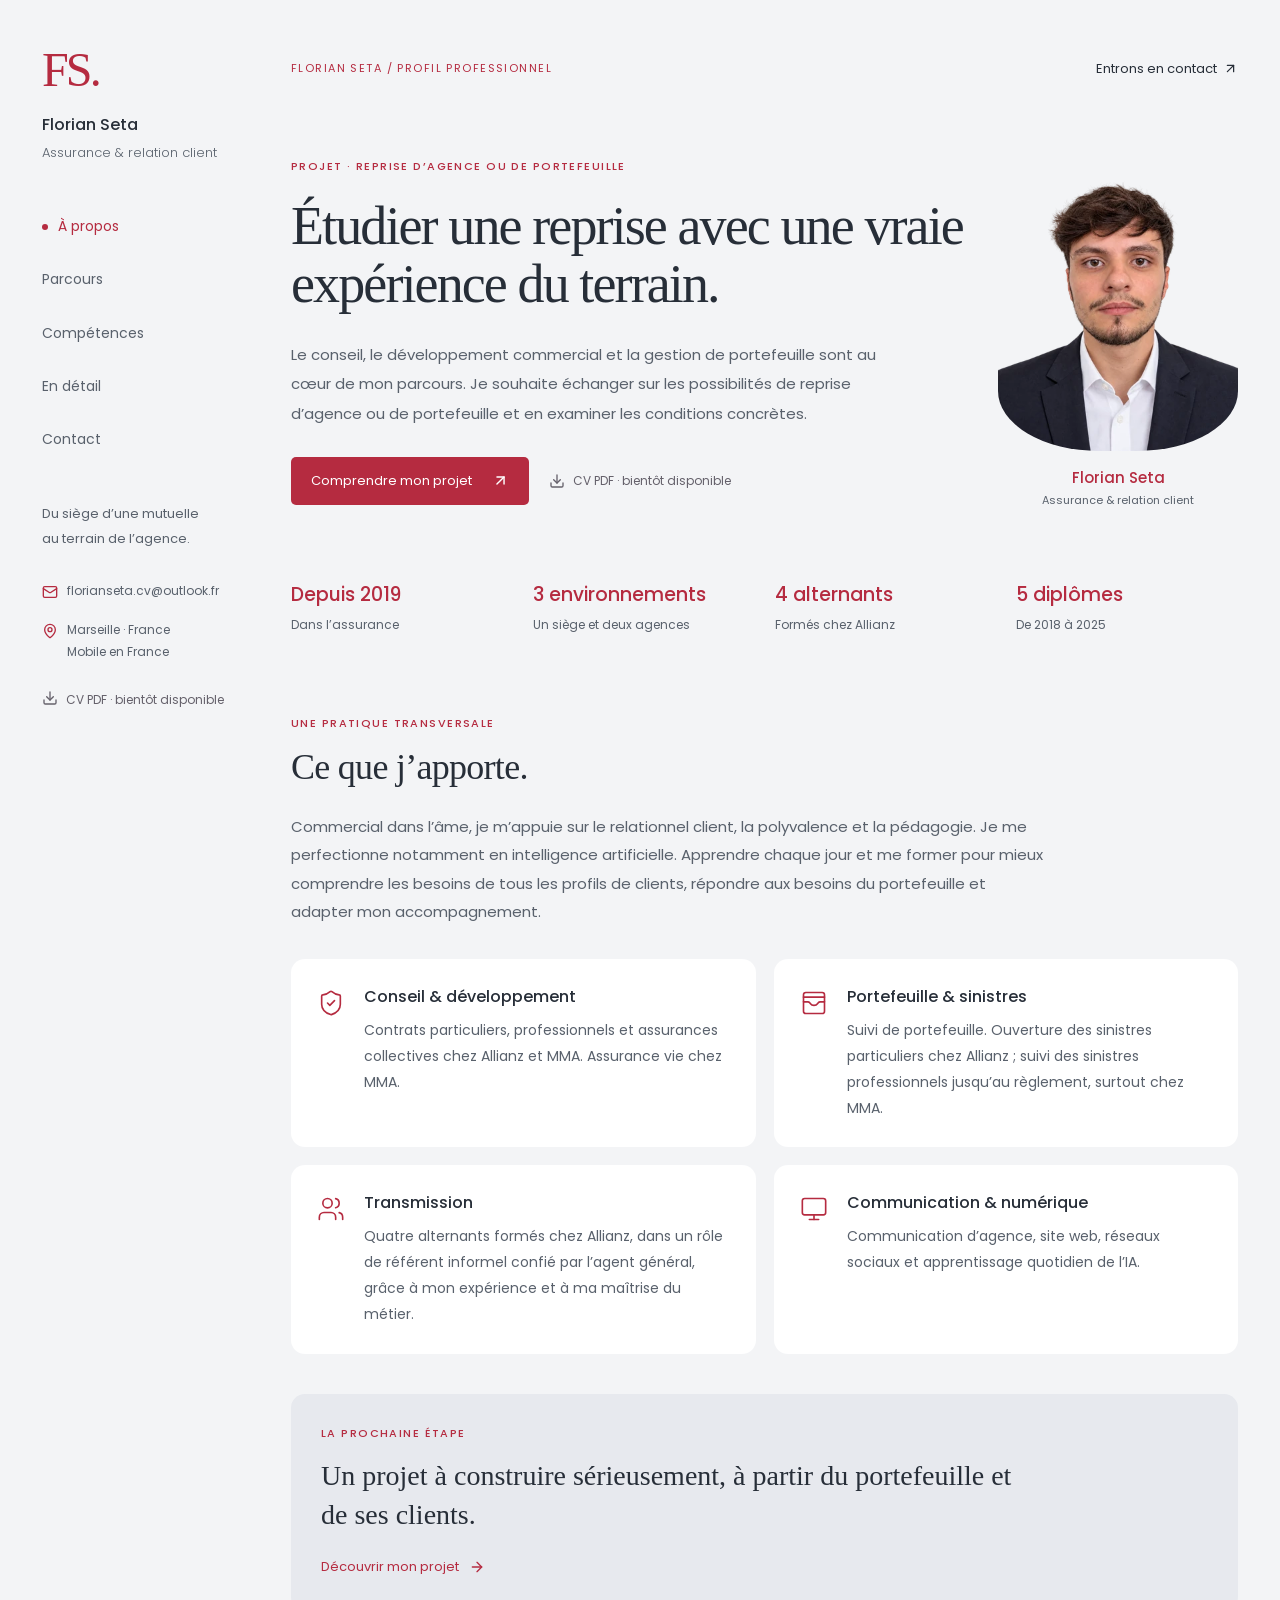
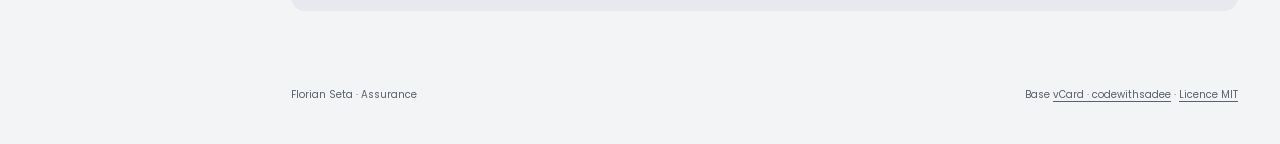
<file: reprise-portefeuille/index.html>
<!DOCTYPE html><html lang="fr"><head><meta charSet="utf-8"/><meta name="viewport" content="width=device-width, initial-scale=1"/><link rel="preload" as="image" imageSrcSet="/images/florian-seta-portrait-small.webp 360w, /images/florian-seta-portrait.webp 720w" imageSizes="(max-width: 640px) 160px, 240px" fetchPriority="high"/><link rel="stylesheet" href="/_next/static/css/index.Cz6WO01a.css" data-rsc-css-href="/_next/static/css/index.Cz6WO01a.css" data-precedence="vite-rsc/importer-resources"/><link rel="modulepreload" fetchPriority="low" href="/_next/static/chunks/index-h7lpzVPl.js"/><script src="/_next/static/chunks/rolldown-runtime-C60lm6uB.js" type="module" async=""></script><script src="/_next/static/chunks/framework-D_rUT4EX.js" type="module" async=""></script><link rel="modulepreload" href="/_next/static/chunks/layout-segment-context-C6ROC3aV.js" crossorigin=""/><link rel="modulepreload" href="/_next/static/chunks/cv-experience-C7GZCZaJ.js" crossorigin=""/><title>Projet · Reprise d’agence ou de portefeuille | Florian Seta</title><meta name="description" content="Le conseil, le développement commercial et la gestion de portefeuille sont au cœur de mon parcours. Je souhaite échanger sur les possibilités de reprise d’agence ou de portefeuille et en examiner les conditions concrètes."/><meta name="robots" content="noindex, nofollow"/><link rel="icon" href="/favicon.svg"/><script>Object.assign(((self[Symbol.for("vinext.navigationRuntime")]??={bootstrap:{routeManifest:null},functions:{}}).bootstrap.rsc??={rsc:[]}),{params:{"slug":"reprise-portefeuille"},nav:{"pathname":"/reprise-portefeuille","searchParams":[]}})</script><link rel="modulepreload" href="/_next/static/chunks/index-h7lpzVPl.js" />
</head><body><a class="skip-link" href="#main-content">Aller au contenu</a><main class="vcard-layout"><aside class="sidebar" data-sidebar="true" aria-label="Profil et navigation"><div class="sidebar-info"><button type="button" class="identity-mark" aria-label="Florian Seta, retour à l’accueil">FS<span>.</span></button><div class="info-content"><h1 class="name">Florian Seta</h1><p class="title">Assurance &amp; relation client</p></div><button class="info_more-btn" type="button" data-sidebar-btn="true" aria-expanded="false" aria-controls="sidebar-contacts"><span>Coordonnées</span><svg xmlns="http://www.w3.org/2000/svg" width="17" height="17" viewBox="0 0 24 24" fill="none" stroke="currentColor" stroke-width="2" stroke-linecap="round" stroke-linejoin="round" class="lucide lucide-chevron-down" aria-hidden="true"><path d="m6 9 6 6 6-6"></path></svg></button></div><nav class="navbar" aria-label="Rubriques du CV"><ul class="navbar-list" role="tablist" aria-label="Rubriques"><li class="navbar-item" role="presentation"><button id="tab-about" type="button" role="tab" aria-selected="true" aria-controls="panel-about" tabindex="0" class="navbar-link active" data-nav-link="true">À propos</button></li><li class="navbar-item" role="presentation"><button id="tab-resume" type="button" role="tab" aria-selected="false" aria-controls="panel-resume" tabindex="-1" class="navbar-link" data-nav-link="true">Parcours</button></li><li class="navbar-item" role="presentation"><button id="tab-portfolio" type="button" role="tab" aria-selected="false" aria-controls="panel-portfolio" tabindex="-1" class="navbar-link" data-nav-link="true">Compétences</button></li><li class="navbar-item" role="presentation"><button id="tab-explore" type="button" role="tab" aria-selected="false" aria-controls="panel-explore" tabindex="-1" class="navbar-link" data-nav-link="true">En détail</button></li><li class="navbar-item" role="presentation"><button id="tab-contact" type="button" role="tab" aria-selected="false" aria-controls="panel-contact" tabindex="-1" class="navbar-link" data-nav-link="true">Contact</button></li></ul></nav><div class="sidebar-info_more" id="sidebar-contacts"><p class="rail-note">Du siège d’une mutuelle<br/>au terrain de l’agence.</p><ul class="contacts-list"><li class="contact-item"><svg xmlns="http://www.w3.org/2000/svg" width="16" height="16" viewBox="0 0 24 24" fill="none" stroke="currentColor" stroke-width="2" stroke-linecap="round" stroke-linejoin="round" class="lucide lucide-mail" aria-hidden="true"><path d="m22 7-8.991 5.727a2 2 0 0 1-2.009 0L2 7"></path><rect x="2" y="4" width="20" height="16" rx="2"></rect></svg><a href="mailto:florianseta.cv@outlook.fr?subject=Proposition%20d%E2%80%99%C3%A9change%20%E2%80%94%20Florian%20Seta" class="contact-link">florianseta.cv<wbr/>@<!-- -->outlook.fr</a></li><li class="contact-item"><svg xmlns="http://www.w3.org/2000/svg" width="16" height="16" viewBox="0 0 24 24" fill="none" stroke="currentColor" stroke-width="2" stroke-linecap="round" stroke-linejoin="round" class="lucide lucide-map-pin" aria-hidden="true"><path d="M20 10c0 4.993-5.539 10.193-7.399 11.799a1 1 0 0 1-1.202 0C9.539 20.193 4 14.993 4 10a8 8 0 0 1 16 0"></path><circle cx="12" cy="10" r="3"></circle></svg><span>Marseille · France<br/>Mobile en France</span></li></ul><span class="pdf-pending sidebar-download"><svg xmlns="http://www.w3.org/2000/svg" width="16" height="16" viewBox="0 0 24 24" fill="none" stroke="currentColor" stroke-width="2" stroke-linecap="round" stroke-linejoin="round" class="lucide lucide-download" aria-hidden="true"><path d="M12 15V3"></path><path d="M21 15v4a2 2 0 0 1-2 2H5a2 2 0 0 1-2-2v-4"></path><path d="m7 10 5 5 5-5"></path></svg> CV PDF · bientôt disponible</span></div></aside><div class="main-content" id="main-content" tabindex="-1"><div class="page-masthead"><p>Florian Seta / Profil professionnel</p><button type="button">Entrons en contact <svg xmlns="http://www.w3.org/2000/svg" width="15" height="15" viewBox="0 0 24 24" fill="none" stroke="currentColor" stroke-width="2" stroke-linecap="round" stroke-linejoin="round" class="lucide lucide-arrow-up-right" aria-hidden="true"><path d="M7 7h10v10"></path><path d="M7 17 17 7"></path></svg></button></div><article class="about active" data-page="about" id="panel-about" role="tabpanel" aria-labelledby="tab-about"><header class="sr-only"><h2>À propos</h2></header><section class="profile-hero"><div class="profile-intro"><p class="focus-eyebrow">Projet · Reprise d’agence ou de portefeuille</p><h2 class="profile-headline">Étudier une reprise avec une vraie expérience du terrain.</h2><p class="hero-description">Le conseil, le développement commercial et la gestion de portefeuille sont au cœur de mon parcours. Je souhaite échanger sur les possibilités de reprise d’agence ou de portefeuille et en examiner les conditions concrètes.</p><div class="profile-actions"><button type="button" class="primary-action">Comprendre mon projet<svg xmlns="http://www.w3.org/2000/svg" width="17" height="17" viewBox="0 0 24 24" fill="none" stroke="currentColor" stroke-width="2" stroke-linecap="round" stroke-linejoin="round" class="lucide lucide-arrow-up-right" aria-hidden="true"><path d="M7 7h10v10"></path><path d="M7 17 17 7"></path></svg></button><span class="pdf-pending "><svg xmlns="http://www.w3.org/2000/svg" width="16" height="16" viewBox="0 0 24 24" fill="none" stroke="currentColor" stroke-width="2" stroke-linecap="round" stroke-linejoin="round" class="lucide lucide-download" aria-hidden="true"><path d="M12 15V3"></path><path d="M21 15v4a2 2 0 0 1-2 2H5a2 2 0 0 1-2-2v-4"></path><path d="m7 10 5 5 5-5"></path></svg> CV PDF · bientôt disponible</span></div></div><figure class="profile-portrait"><img src="/images/florian-seta-portrait.webp" srcSet="/images/florian-seta-portrait-small.webp 360w, /images/florian-seta-portrait.webp 720w" sizes="(max-width: 640px) 160px, 240px" alt="Portrait de Florian Seta, en costume sombre et chemise blanche" width="720" height="900" fetchPriority="high"/><figcaption><strong>Florian Seta</strong><span>Assurance &amp; relation client</span></figcaption></figure></section><ul class="profile-facts" aria-label="Repères du parcours"><li><strong>Depuis 2019</strong><span>Dans l’assurance</span></li><li><strong>3 environnements</strong><span>Un siège et deux agences</span></li><li><strong>4 alternants</strong><span>Formés chez Allianz</span></li><li><strong>5 diplômes</strong><span>De 2018 à 2025</span></li></ul><section class="service"><div class="section-heading"><p class="focus-eyebrow">Une pratique transversale</p><h3>Ce que j’apporte.</h3></div><p class="section-intro">Commercial dans l’âme, je m’appuie sur le relationnel client, la polyvalence et la pédagogie. Je me perfectionne notamment en intelligence artificielle. <!-- -->Apprendre chaque jour et me former pour mieux comprendre les besoins de tous les profils de clients, répondre aux besoins du portefeuille et adapter mon accompagnement.</p><ul class="service-list"><li class="service-item"><svg xmlns="http://www.w3.org/2000/svg" width="28" height="28" viewBox="0 0 24 24" fill="none" stroke="currentColor" stroke-width="1.4" stroke-linecap="round" stroke-linejoin="round" class="lucide lucide-shield-check" aria-hidden="true"><path d="M20 13c0 5-3.5 7.5-7.66 8.95a1 1 0 0 1-.67-.01C7.5 20.5 4 18 4 13V6a1 1 0 0 1 1-1c2 0 4.5-1.2 6.24-2.72a1.17 1.17 0 0 1 1.52 0C14.51 3.81 17 5 19 5a1 1 0 0 1 1 1z"></path><path d="m9 12 2 2 4-4"></path></svg><div><h4>Conseil &amp; développement</h4><p>Contrats particuliers, professionnels et assurances collectives chez Allianz et MMA. Assurance vie chez MMA.</p></div></li><li class="service-item"><svg xmlns="http://www.w3.org/2000/svg" width="28" height="28" viewBox="0 0 24 24" fill="none" stroke="currentColor" stroke-width="1.4" stroke-linecap="round" stroke-linejoin="round" class="lucide lucide-wallet-cards" aria-hidden="true"><path d="M3 11h3.75a2 2 0 0 1 1.6.8l.45.6a4 4 0 0 0 6.4 0l.45-.6a2 2 0 0 1 1.6-.8H21"></path><path d="M3 7h18"></path><rect x="3" y="3" width="18" height="18" rx="2"></rect></svg><div><h4>Portefeuille &amp; sinistres</h4><p>Suivi de portefeuille. Ouverture des sinistres particuliers chez Allianz ; suivi des sinistres professionnels jusqu’au règlement, surtout chez MMA.</p></div></li><li class="service-item"><svg xmlns="http://www.w3.org/2000/svg" width="28" height="28" viewBox="0 0 24 24" fill="none" stroke="currentColor" stroke-width="1.4" stroke-linecap="round" stroke-linejoin="round" class="lucide lucide-users" aria-hidden="true"><path d="M16 21v-2a4 4 0 0 0-4-4H6a4 4 0 0 0-4 4v2"></path><path d="M16 3.128a4 4 0 0 1 0 7.744"></path><path d="M22 21v-2a4 4 0 0 0-3-3.87"></path><circle cx="9" cy="7" r="4"></circle></svg><div><h4>Transmission</h4><p>Quatre alternants formés chez Allianz, dans un rôle de référent informel confié par l’agent général, grâce à mon expérience et à ma maîtrise du métier.</p></div></li><li class="service-item"><svg xmlns="http://www.w3.org/2000/svg" width="28" height="28" viewBox="0 0 24 24" fill="none" stroke="currentColor" stroke-width="1.4" stroke-linecap="round" stroke-linejoin="round" class="lucide lucide-monitor" aria-hidden="true"><rect width="20" height="14" x="2" y="3" rx="2"></rect><line x1="8" x2="16" y1="21" y2="21"></line><line x1="12" x2="12" y1="17" y2="21"></line></svg><div><h4>Communication &amp; numérique</h4><p>Communication d’agence, site web, réseaux sociaux et apprentissage quotidien de l’IA.</p></div></li></ul></section><section class="motivation-card"><p class="focus-eyebrow">La prochaine étape</p><h3>Un projet à construire sérieusement, à partir du portefeuille et de ses clients.</h3><button class="text-action" type="button">Découvrir mon projet <svg xmlns="http://www.w3.org/2000/svg" width="16" height="16" viewBox="0 0 24 24" fill="none" stroke="currentColor" stroke-width="2" stroke-linecap="round" stroke-linejoin="round" class="lucide lucide-arrow-right" aria-hidden="true"><path d="M5 12h14"></path><path d="m12 5 7 7-7 7"></path></svg></button></section></article><article class="resume" data-page="resume" id="panel-resume" role="tabpanel" aria-labelledby="tab-resume" hidden=""><header><p class="focus-eyebrow">Du siège aux agences</p><h2 class="article-title">Mon parcours.</h2></header><p class="section-intro">Du service au siège d’une mutuelle à la polyvalence en agence, chaque étape a élargi ma compréhension du métier.</p><section class="timeline"><div class="title-wrapper"><svg xmlns="http://www.w3.org/2000/svg" width="24" height="24" viewBox="0 0 24 24" fill="none" stroke="currentColor" stroke-width="2" stroke-linecap="round" stroke-linejoin="round" class="lucide lucide-briefcase-business" aria-hidden="true"><path d="M12 12h.01"></path><path d="M16 6V4a2 2 0 0 0-2-2h-4a2 2 0 0 0-2 2v2"></path><path d="M22 13a18.15 18.15 0 0 1-20 0"></path><rect width="20" height="14" x="2" y="6" rx="2"></rect></svg><h3>Expériences professionnelles</h3></div><ol class="timeline-list"><li class="timeline-item"><details open=""><summary><span class="timeline-period">Depuis août 2025</span><h4>Collaborateur d’agence polyvalent</h4><p class="timeline-company">Agence MMA Éric Rougeron</p><p class="timeline-location">Marseille</p><span class="timeline-toggle">Voir les missions <svg xmlns="http://www.w3.org/2000/svg" width="16" height="16" viewBox="0 0 24 24" fill="none" stroke="currentColor" stroke-width="2" stroke-linecap="round" stroke-linejoin="round" class="lucide lucide-chevron-down" aria-hidden="true"><path d="m6 9 6 6 6-6"></path></svg></span></summary><div class="timeline-details"><p class="timeline-text">Vente et souscription de contrats particuliers et professionnels, assurances collectives et assurance vie. Développement commercial et gestion de portefeuille. Sinistres professionnels : ouverture et suivi des dossiers jusqu’au règlement, avec une pratique plus importante chez MMA. Communication de l’agence, site internet et réseaux sociaux.</p><ul class="evidence-tags" aria-label="Domaines d’activité"><li>Portefeuille</li><li>Sinistres</li><li>Communication</li></ul></div></details></li><li class="timeline-item"><details><summary><span class="timeline-period">2020 – 2025</span><h4>Chargé de clientèle</h4><p class="timeline-company">ALLIANZ Arnaud de Simencourt</p><p class="timeline-location">Narbonne</p><span class="timeline-toggle">Voir les missions <svg xmlns="http://www.w3.org/2000/svg" width="16" height="16" viewBox="0 0 24 24" fill="none" stroke="currentColor" stroke-width="2" stroke-linecap="round" stroke-linejoin="round" class="lucide lucide-chevron-down" aria-hidden="true"><path d="m6 9 6 6 6-6"></path></svg></span></summary><div class="timeline-details"><p class="timeline-text">Vente et souscription de contrats particuliers et professionnels, assurances collectives et suivi du portefeuille. Ouverture des sinistres particuliers ; ouverture et suivi ponctuel de sinistres professionnels jusqu’au règlement. Communication de l’agence. Alors que j’étais l’alternant le plus expérimenté, l’agent général s’est appuyé sur ma maîtrise du métier pour me confier l’accompagnement des autres alternants. J’ai ainsi développé ma pédagogie et formé quatre alternants, en tant que référent informel, sans fonction hiérarchique officielle.</p><ul class="evidence-tags" aria-label="Domaines d’activité"><li>Vente et conseil</li><li>Accompagnement</li><li>Transmission</li></ul></div></details></li><li class="timeline-item"><details><summary><span class="timeline-period">Janv. 2019 – sept. 2020</span><h4>Conseiller en assurances</h4><p class="timeline-company">Mutuelle des Motards</p><p class="timeline-location">Siège social · Montpellier</p><span class="timeline-toggle">Voir les missions <svg xmlns="http://www.w3.org/2000/svg" width="16" height="16" viewBox="0 0 24 24" fill="none" stroke="currentColor" stroke-width="2" stroke-linecap="round" stroke-linejoin="round" class="lucide lucide-chevron-down" aria-hidden="true"><path d="m6 9 6 6 6-6"></path></svg></span></summary><div class="timeline-details"><p class="timeline-text">Vente et souscription, service après-vente et gestion électronique des documents au siège de la mutuelle.</p><ul class="evidence-tags" aria-label="Domaines d’activité"><li>Relation client</li><li>Souscription</li><li>Service</li></ul></div></details></li></ol></section><section class="timeline education"><div class="title-wrapper"><svg xmlns="http://www.w3.org/2000/svg" width="24" height="24" viewBox="0 0 24 24" fill="none" stroke="currentColor" stroke-width="2" stroke-linecap="round" stroke-linejoin="round" class="lucide lucide-book-open" aria-hidden="true"><path d="M12 5v16"></path><path d="M20.001 19A2 2 0 0022 17V5a2 2 0 00-1.999-2L16 3.002A5 5 0 0012 5a5 5 0 00-4-2H4a2 2 0 00-2 2v12a2 2 0 001.999 2H8a5 5 0 014 2 5 5 0 014-2z"></path></svg><h3>Formations &amp; diplômes</h3></div><ol class="education-list"><li><span class="education-year">2025</span><div><h4>Manager des stratégies marketing et communication</h4><p>Bac+5 · titre de niveau 7 · IFC Montpellier</p></div></li><li><span class="education-year">2023</span><div><h4>Manager en stratégie d’entreprise</h4><p>Option stratégie financière et patrimoniale · Bac+5 · titre de niveau 7 · IFC Montpellier</p></div></li><li><span class="education-year">2021</span><div><h4>Responsable de clientèle Banque-Finance-Assurance</h4><p>Bachelor · IFC Montpellier</p></div></li><li><span class="education-year">2020</span><div><h4>BTS Assurance</h4><p>IFC Montpellier</p></div></li><li><span class="education-year">2018</span><div><h4>Baccalauréat STMG</h4><p>Spécialité gestion et finance</p></div></li></ol></section><section class="skill"><h3>Une pratique transversale</h3><ul class="skills-list"><li><svg xmlns="http://www.w3.org/2000/svg" width="17" height="17" viewBox="0 0 24 24" fill="none" stroke="currentColor" stroke-width="2" stroke-linecap="round" stroke-linejoin="round" class="lucide lucide-shield-check" aria-hidden="true"><path d="M20 13c0 5-3.5 7.5-7.66 8.95a1 1 0 0 1-.67-.01C7.5 20.5 4 18 4 13V6a1 1 0 0 1 1-1c2 0 4.5-1.2 6.24-2.72a1.17 1.17 0 0 1 1.52 0C14.51 3.81 17 5 19 5a1 1 0 0 1 1 1z"></path><path d="m9 12 2 2 4-4"></path></svg><span>Conseil, vente et souscription</span></li><li><svg xmlns="http://www.w3.org/2000/svg" width="17" height="17" viewBox="0 0 24 24" fill="none" stroke="currentColor" stroke-width="2" stroke-linecap="round" stroke-linejoin="round" class="lucide lucide-shield-check" aria-hidden="true"><path d="M20 13c0 5-3.5 7.5-7.66 8.95a1 1 0 0 1-.67-.01C7.5 20.5 4 18 4 13V6a1 1 0 0 1 1-1c2 0 4.5-1.2 6.24-2.72a1.17 1.17 0 0 1 1.52 0C14.51 3.81 17 5 19 5a1 1 0 0 1 1 1z"></path><path d="m9 12 2 2 4-4"></path></svg><span>Suivi du portefeuille et des sinistres</span></li><li><svg xmlns="http://www.w3.org/2000/svg" width="17" height="17" viewBox="0 0 24 24" fill="none" stroke="currentColor" stroke-width="2" stroke-linecap="round" stroke-linejoin="round" class="lucide lucide-shield-check" aria-hidden="true"><path d="M20 13c0 5-3.5 7.5-7.66 8.95a1 1 0 0 1-.67-.01C7.5 20.5 4 18 4 13V6a1 1 0 0 1 1-1c2 0 4.5-1.2 6.24-2.72a1.17 1.17 0 0 1 1.52 0C14.51 3.81 17 5 19 5a1 1 0 0 1 1 1z"></path><path d="m9 12 2 2 4-4"></path></svg><span>Formation et accompagnement d’alternants</span></li><li><svg xmlns="http://www.w3.org/2000/svg" width="17" height="17" viewBox="0 0 24 24" fill="none" stroke="currentColor" stroke-width="2" stroke-linecap="round" stroke-linejoin="round" class="lucide lucide-shield-check" aria-hidden="true"><path d="M20 13c0 5-3.5 7.5-7.66 8.95a1 1 0 0 1-.67-.01C7.5 20.5 4 18 4 13V6a1 1 0 0 1 1-1c2 0 4.5-1.2 6.24-2.72a1.17 1.17 0 0 1 1.52 0C14.51 3.81 17 5 19 5a1 1 0 0 1 1 1z"></path><path d="m9 12 2 2 4-4"></path></svg><span>Communication d’agence et outils numériques</span></li></ul></section><span class="pdf-pending inline-download"><svg xmlns="http://www.w3.org/2000/svg" width="16" height="16" viewBox="0 0 24 24" fill="none" stroke="currentColor" stroke-width="2" stroke-linecap="round" stroke-linejoin="round" class="lucide lucide-download" aria-hidden="true"><path d="M12 15V3"></path><path d="M21 15v4a2 2 0 0 1-2 2H5a2 2 0 0 1-2-2v-4"></path><path d="m7 10 5 5 5-5"></path></svg> CV PDF · bientôt disponible</span></article><article class="portfolio" data-page="portfolio" id="panel-portfolio" role="tabpanel" aria-labelledby="tab-portfolio" hidden=""><header><p class="focus-eyebrow">Des compétences de terrain</p><h2 class="article-title">Mes domaines d’action.</h2></header><p class="section-intro">Des compétences reliées à des expériences concrètes. Sélectionnez un domaine, puis une carte pour en voir le détail.</p><section class="projects" aria-label="Domaines de compétences"><ul class="filter-list" aria-label="Filtrer les compétences"><li class="filter-item"><button type="button" class="active" aria-pressed="true">Tout</button></li><li class="filter-item"><button type="button" class="" aria-pressed="false">Assurance</button></li><li class="filter-item"><button type="button" class="" aria-pressed="false">Gestion</button></li><li class="filter-item"><button type="button" class="" aria-pressed="false">Transmission</button></li><li class="filter-item"><button type="button" class="" aria-pressed="false">Numérique</button></li></ul><div class="filter-select-box"><button type="button" class="filter-select" data-select="true" aria-expanded="false" aria-controls="competence-filters">Tous les domaines<svg xmlns="http://www.w3.org/2000/svg" width="18" height="18" viewBox="0 0 24 24" fill="none" stroke="currentColor" stroke-width="2" stroke-linecap="round" stroke-linejoin="round" class="lucide lucide-chevron-down" aria-hidden="true"><path d="m6 9 6 6 6-6"></path></svg></button><ul class="select-list" id="competence-filters" hidden=""><li class="select-item"><button type="button">Tout</button></li><li class="select-item"><button type="button">Assurance</button></li><li class="select-item"><button type="button">Gestion</button></li><li class="select-item"><button type="button">Transmission</button></li><li class="select-item"><button type="button">Numérique</button></li></ul></div><p class="filter-summary" aria-live="polite">8<!-- --> <!-- -->domaines affichés</p><ul class="project-list"><li class="project-item active" data-category="assurance"><button type="button" class="expertise-card"><div class="expertise-illustration"><svg xmlns="http://www.w3.org/2000/svg" width="30" height="30" viewBox="0 0 24 24" fill="none" stroke="currentColor" stroke-width="1.3" stroke-linecap="round" stroke-linejoin="round" class="lucide lucide-users" aria-hidden="true"><path d="M16 21v-2a4 4 0 0 0-4-4H6a4 4 0 0 0-4 4v2"></path><path d="M16 3.128a4 4 0 0 1 0 7.744"></path><path d="M22 21v-2a4 4 0 0 0-3-3.87"></path><circle cx="9" cy="7" r="4"></circle></svg><span>Assurance</span><svg xmlns="http://www.w3.org/2000/svg" width="17" height="17" viewBox="0 0 24 24" fill="none" stroke="currentColor" stroke-width="2" stroke-linecap="round" stroke-linejoin="round" class="lucide lucide-arrow-up-right" aria-hidden="true"><path d="M7 7h10v10"></path><path d="M7 17 17 7"></path></svg></div><h3 class="project-title">Conseil &amp; relation client</h3><p class="expertise-description">Vente et souscription de contrats particuliers et professionnels, avec un bon relationnel client.</p><p class="project-category">Mutuelle des Motards · Allianz · MMA</p></button></li><li class="project-item active" data-category="assurance"><button type="button" class="expertise-card"><div class="expertise-illustration"><svg xmlns="http://www.w3.org/2000/svg" width="30" height="30" viewBox="0 0 24 24" fill="none" stroke="currentColor" stroke-width="1.3" stroke-linecap="round" stroke-linejoin="round" class="lucide lucide-shield-check" aria-hidden="true"><path d="M20 13c0 5-3.5 7.5-7.66 8.95a1 1 0 0 1-.67-.01C7.5 20.5 4 18 4 13V6a1 1 0 0 1 1-1c2 0 4.5-1.2 6.24-2.72a1.17 1.17 0 0 1 1.52 0C14.51 3.81 17 5 19 5a1 1 0 0 1 1 1z"></path><path d="m9 12 2 2 4-4"></path></svg><span>Assurance</span><svg xmlns="http://www.w3.org/2000/svg" width="17" height="17" viewBox="0 0 24 24" fill="none" stroke="currentColor" stroke-width="2" stroke-linecap="round" stroke-linejoin="round" class="lucide lucide-arrow-up-right" aria-hidden="true"><path d="M7 7h10v10"></path><path d="M7 17 17 7"></path></svg></div><h3 class="project-title">Contrats &amp; solutions d’assurance</h3><p class="expertise-description">Vente et souscription de contrats particuliers et professionnels chez Allianz et MMA. Assurances collectives dans les deux agences et assurance vie chez MMA.</p><p class="project-category">ALLIANZ Arnaud de Simencourt · MMA Éric Rougeron</p></button></li><li class="project-item active" data-category="gestion"><button type="button" class="expertise-card"><div class="expertise-illustration"><svg xmlns="http://www.w3.org/2000/svg" width="30" height="30" viewBox="0 0 24 24" fill="none" stroke="currentColor" stroke-width="1.3" stroke-linecap="round" stroke-linejoin="round" class="lucide lucide-wallet-cards" aria-hidden="true"><path d="M3 11h3.75a2 2 0 0 1 1.6.8l.45.6a4 4 0 0 0 6.4 0l.45-.6a2 2 0 0 1 1.6-.8H21"></path><path d="M3 7h18"></path><rect x="3" y="3" width="18" height="18" rx="2"></rect></svg><span>Gestion</span><svg xmlns="http://www.w3.org/2000/svg" width="17" height="17" viewBox="0 0 24 24" fill="none" stroke="currentColor" stroke-width="2" stroke-linecap="round" stroke-linejoin="round" class="lucide lucide-arrow-up-right" aria-hidden="true"><path d="M7 7h10v10"></path><path d="M7 17 17 7"></path></svg></div><h3 class="project-title">Gestion de portefeuille</h3><p class="expertise-description">Suivi de portefeuille et développement commercial dans les agences Allianz et MMA.</p><p class="project-category">Allianz · MMA</p></button></li><li class="project-item active" data-category="gestion"><button type="button" class="expertise-card"><div class="expertise-illustration"><svg xmlns="http://www.w3.org/2000/svg" width="30" height="30" viewBox="0 0 24 24" fill="none" stroke="currentColor" stroke-width="1.3" stroke-linecap="round" stroke-linejoin="round" class="lucide lucide-file-check-corner" aria-hidden="true"><path d="M10.5 22H6a2 2 0 0 1-2-2V4a2 2 0 0 1 2-2h8a2.4 2.4 0 0 1 1.706.706l3.588 3.588A2.4 2.4 0 0 1 20 8v6"></path><path d="M14 2v5a1 1 0 0 0 1 1h5"></path><path d="m14 20 2 2 4-4"></path></svg><span>Gestion</span><svg xmlns="http://www.w3.org/2000/svg" width="17" height="17" viewBox="0 0 24 24" fill="none" stroke="currentColor" stroke-width="2" stroke-linecap="round" stroke-linejoin="round" class="lucide lucide-arrow-up-right" aria-hidden="true"><path d="M7 7h10v10"></path><path d="M7 17 17 7"></path></svg></div><h3 class="project-title">Gestion des sinistres</h3><p class="expertise-description">Particuliers : ouverture chez Allianz. Professionnels : ouverture et suivi jusqu’au règlement, ponctuellement chez Allianz et davantage chez MMA.</p><p class="project-category">Deux clientèles, deux périmètres</p></button></li><li class="project-item active" data-category="transmission"><button type="button" class="expertise-card"><div class="expertise-illustration"><svg xmlns="http://www.w3.org/2000/svg" width="30" height="30" viewBox="0 0 24 24" fill="none" stroke="currentColor" stroke-width="1.3" stroke-linecap="round" stroke-linejoin="round" class="lucide lucide-graduation-cap" aria-hidden="true"><path d="M21.42 10.922a1 1 0 0 0-.019-1.838L12.83 5.18a2 2 0 0 0-1.66 0L2.6 9.08a1 1 0 0 0 0 1.832l8.57 3.908a2 2 0 0 0 1.66 0z"></path><path d="M22 10v6"></path><path d="M6 12.5V16a6 3 0 0 0 12 0v-3.5"></path></svg><span>Transmission</span><svg xmlns="http://www.w3.org/2000/svg" width="17" height="17" viewBox="0 0 24 24" fill="none" stroke="currentColor" stroke-width="2" stroke-linecap="round" stroke-linejoin="round" class="lucide lucide-arrow-up-right" aria-hidden="true"><path d="M7 7h10v10"></path><path d="M7 17 17 7"></path></svg></div><h3 class="project-title">Formation &amp; pédagogie</h3><p class="expertise-description">Alternant le plus expérimenté, j’ai été sollicité par l’agent général pour devenir le référent informel des autres alternants. Cette mission, appuyée sur ma maîtrise du métier, m’a permis de développer ma pédagogie et d’en former quatre.</p><p class="project-category">Quatre alternants formés · Référent informel chez Allianz</p></button></li><li class="project-item active" data-category="numérique"><button type="button" class="expertise-card"><div class="expertise-illustration"><svg xmlns="http://www.w3.org/2000/svg" width="30" height="30" viewBox="0 0 24 24" fill="none" stroke="currentColor" stroke-width="1.3" stroke-linecap="round" stroke-linejoin="round" class="lucide lucide-monitor" aria-hidden="true"><rect width="20" height="14" x="2" y="3" rx="2"></rect><line x1="8" x2="16" y1="21" y2="21"></line><line x1="12" x2="12" y1="17" y2="21"></line></svg><span>Numérique</span><svg xmlns="http://www.w3.org/2000/svg" width="17" height="17" viewBox="0 0 24 24" fill="none" stroke="currentColor" stroke-width="2" stroke-linecap="round" stroke-linejoin="round" class="lucide lucide-arrow-up-right" aria-hidden="true"><path d="M7 7h10v10"></path><path d="M7 17 17 7"></path></svg></div><h3 class="project-title">Communication digitale</h3><p class="expertise-description">Communication et événements d’agence ; site internet et réseaux sociaux chez MMA.</p><p class="project-category">Allianz · MMA</p></button></li><li class="project-item active" data-category="numérique"><button type="button" class="expertise-card"><div class="expertise-illustration"><svg xmlns="http://www.w3.org/2000/svg" width="30" height="30" viewBox="0 0 24 24" fill="none" stroke="currentColor" stroke-width="1.3" stroke-linecap="round" stroke-linejoin="round" class="lucide lucide-sparkles" aria-hidden="true"><path d="M11.017 2.814a1 1 0 0 1 1.966 0l1.051 5.558a2 2 0 0 0 1.594 1.594l5.558 1.051a1 1 0 0 1 0 1.966l-5.558 1.051a2 2 0 0 0-1.594 1.594l-1.051 5.558a1 1 0 0 1-1.966 0l-1.051-5.558a2 2 0 0 0-1.594-1.594l-5.558-1.051a1 1 0 0 1 0-1.966l5.558-1.051a2 2 0 0 0 1.594-1.594z"></path><path d="M20 2v4"></path><path d="M22 4h-4"></path><circle cx="4" cy="20" r="2"></circle></svg><span>Numérique</span><svg xmlns="http://www.w3.org/2000/svg" width="17" height="17" viewBox="0 0 24 24" fill="none" stroke="currentColor" stroke-width="2" stroke-linecap="round" stroke-linejoin="round" class="lucide lucide-arrow-up-right" aria-hidden="true"><path d="M7 7h10v10"></path><path d="M7 17 17 7"></path></svg></div><h3 class="project-title">Apprentissage de l’IA</h3><p class="expertise-description">Perfectionnement quotidien en intelligence artificielle, curiosité et envie d’apprendre.</p><p class="project-category">Apprentissage personnel continu</p></button></li><li class="project-item active" data-category="gestion"><button type="button" class="expertise-card"><div class="expertise-illustration"><svg xmlns="http://www.w3.org/2000/svg" width="30" height="30" viewBox="0 0 24 24" fill="none" stroke="currentColor" stroke-width="1.3" stroke-linecap="round" stroke-linejoin="round" class="lucide lucide-briefcase-business" aria-hidden="true"><path d="M12 12h.01"></path><path d="M16 6V4a2 2 0 0 0-2-2h-4a2 2 0 0 0-2 2v2"></path><path d="M22 13a18.15 18.15 0 0 1-20 0"></path><rect width="20" height="14" x="2" y="6" rx="2"></rect></svg><span>Gestion</span><svg xmlns="http://www.w3.org/2000/svg" width="17" height="17" viewBox="0 0 24 24" fill="none" stroke="currentColor" stroke-width="2" stroke-linecap="round" stroke-linejoin="round" class="lucide lucide-arrow-up-right" aria-hidden="true"><path d="M7 7h10v10"></path><path d="M7 17 17 7"></path></svg></div><h3 class="project-title">Service &amp; polyvalence</h3><p class="expertise-description">Service après-vente, gestion électronique des documents au siège, puis polyvalence au quotidien en agence.</p><p class="project-category">Du siège aux agences</p></button></li></ul></section></article><article class="explore" data-page="explore" id="panel-explore" role="tabpanel" aria-labelledby="tab-explore" hidden=""><header><p class="focus-eyebrow">Explorer le parcours</p><h2 class="article-title">L’essentiel, en détail.</h2></header><p class="section-intro">Choisissez un sujet pour découvrir mon expérience et mon projet en quelques repères.</p><section class="visual-panel"><div class="visual-tabs" role="tablist" aria-label="Sujets du parcours"><button type="button" role="tab" id="visual-tab-parcours" aria-controls="visual-stage" aria-selected="false" tabindex="-1" class="" title="Du siège aux agences">Parcours</button><button type="button" role="tab" id="visual-tab-risques" aria-controls="visual-stage" aria-selected="false" tabindex="-1" class="" title="Contrats particuliers, professionnels, collectifs et assurance vie">Risques pro</button><button type="button" role="tab" id="visual-tab-sinistres" aria-controls="visual-stage" aria-selected="false" tabindex="-1" class="" title="Particuliers et professionnels : deux périmètres distincts">Sinistres</button><button type="button" role="tab" id="visual-tab-commercial" aria-controls="visual-stage" aria-selected="false" tabindex="-1" class="" title="Conseil et portefeuille">Relation client</button><button type="button" role="tab" id="visual-tab-transmission" aria-controls="visual-stage" aria-selected="false" tabindex="-1" class="" title="Quatre alternants formés">Transmission</button><button type="button" role="tab" id="visual-tab-formation" aria-controls="visual-stage" aria-selected="false" tabindex="-1" class="" title="Un parcours jusqu’à Bac+5">Formation</button><button type="button" role="tab" id="visual-tab-communication" aria-controls="visual-stage" aria-selected="false" tabindex="-1" class="" title="Communication d’agence et apprentissage de l’IA">Numérique</button><button type="button" role="tab" id="visual-tab-projet" aria-controls="visual-stage" aria-selected="true" tabindex="0" class="active" title="La prochaine étape">Projet</button></div><div class="visual-stage" id="visual-stage" role="tabpanel" aria-labelledby="visual-tab-projet" aria-live="polite" tabindex="0"><div class="visual-content"><div class="visual-overline">LA PROCHAINE ÉTAPE</div><div class="project-statement"><span>«</span><strong>Un projet à construire sérieusement, à partir du portefeuille et de ses clients.</strong></div><p class="visual-caption">La faisabilité d’une reprise reste à étudier.</p></div></div></section><button class="text-action section-end" type="button">Retrouver les compétences <svg xmlns="http://www.w3.org/2000/svg" width="16" height="16" viewBox="0 0 24 24" fill="none" stroke="currentColor" stroke-width="2" stroke-linecap="round" stroke-linejoin="round" class="lucide lucide-arrow-right" aria-hidden="true"><path d="M5 12h14"></path><path d="m12 5 7 7-7 7"></path></svg></button></article><article class="contact" data-page="contact" id="panel-contact" role="tabpanel" aria-labelledby="tab-contact" hidden=""><header><p class="focus-eyebrow">La prochaine étape</p><h2 class="article-title">Prenons le temps<br/>d’échanger.</h2></header><section class="contact-invitation"><svg xmlns="http://www.w3.org/2000/svg" width="35" height="35" viewBox="0 0 24 24" fill="none" stroke="currentColor" stroke-width="1.3" stroke-linecap="round" stroke-linejoin="round" class="lucide lucide-mail" aria-hidden="true"><path d="m22 7-8.991 5.727a2 2 0 0 1-2.009 0L2 7"></path><rect x="2" y="4" width="20" height="16" rx="2"></rect></svg><h3>Un projet à construire sérieusement, à partir du portefeuille et de ses clients.</h3><p>Je serais heureux d’expliquer mon parcours et d’échanger sur ce que je pourrais apporter à votre équipe.</p><a class="primary-action" href="mailto:florianseta.cv@outlook.fr?subject=Proposition%20d%E2%80%99%C3%A9change%20%E2%80%94%20Florian%20Seta">Proposer un échange <svg xmlns="http://www.w3.org/2000/svg" width="18" height="18" viewBox="0 0 24 24" fill="none" stroke="currentColor" stroke-width="2" stroke-linecap="round" stroke-linejoin="round" class="lucide lucide-arrow-up-right" aria-hidden="true"><path d="M7 7h10v10"></path><path d="M7 17 17 7"></path></svg></a><a class="email-address" href="mailto:florianseta.cv@outlook.fr">florianseta.cv@outlook.fr</a><div class="contact-practical"><span><svg xmlns="http://www.w3.org/2000/svg" width="16" height="16" viewBox="0 0 24 24" fill="none" stroke="currentColor" stroke-width="2" stroke-linecap="round" stroke-linejoin="round" class="lucide lucide-map-pin" aria-hidden="true"><path d="M20 10c0 4.993-5.539 10.193-7.399 11.799a1 1 0 0 1-1.202 0C9.539 20.193 4 14.993 4 10a8 8 0 0 1 16 0"></path><circle cx="12" cy="10" r="3"></circle></svg>Marseille</span><span><svg xmlns="http://www.w3.org/2000/svg" width="16" height="16" viewBox="0 0 24 24" fill="none" stroke="currentColor" stroke-width="2" stroke-linecap="round" stroke-linejoin="round" class="lucide lucide-arrow-up-right" aria-hidden="true"><path d="M7 7h10v10"></path><path d="M7 17 17 7"></path></svg>Mobile en France</span></div><span class="pdf-pending "><svg xmlns="http://www.w3.org/2000/svg" width="16" height="16" viewBox="0 0 24 24" fill="none" stroke="currentColor" stroke-width="2" stroke-linecap="round" stroke-linejoin="round" class="lucide lucide-download" aria-hidden="true"><path d="M12 15V3"></path><path d="M21 15v4a2 2 0 0 1-2 2H5a2 2 0 0 1-2-2v-4"></path><path d="m7 10 5 5 5-5"></path></svg> CV PDF · bientôt disponible</span></section></article><footer class="vcard-credit"><span>Florian Seta · Assurance</span><span>Base <a href="https://github.com/codewithsadee/vcard-personal-portfolio" target="_blank" rel="noreferrer">vCard · codewithsadee</a> · <a href="/licenses/vcard-MIT.txt">Licence MIT</a></span></footer></div></main><script type="module" src="/_next/static/chunks/index-h7lpzVPl.js" id="_R_" async=""></script><script>((self[Symbol.for("vinext.navigationRuntime")]??={bootstrap:{routeManifest:null},functions:{}}).bootstrap.rsc??={rsc:[]}).rsc.push("0:{\"page:/reprise-portefeuille\":\"$L1\",\"layout:/\":\"$L2\",\"route:/reprise-portefeuille\":\"$L3\",\"__route\":\"route:/reprise-portefeuille\",\"__interceptionContext\":null,\"__layoutIds\":[\"layout:/\"],\"__rootLayout\":\"/\",\"__bfcacheSegmentIdentities\":{\"layout:/\":\"[\\\"layout\\\",\\\"layout:/\\\",\\\"root-boundary:/\\\",\\\"\\\"]\",\"page:/reprise-portefeuille\":\"[\\\"page\\\",\\\"page:/:slug\\\",\\\"root-boundary:/\\\",\\\"[\\\\\\\"slug|reprise-portefeuille|d\\\\\\\"]\\\"]\"},\"__srcPage\":[\"[slug]\",\"page\"],\"__layoutFlags\":{\"layout:/\":\"s\"},\"__artifactCompatibility\":{\"schemaVersion\":1,\"graphVersion\":\"app-route-graph:c75e66a7605490d9\",\"deploymentVersion\":\"b428a2e0-a4ce-4a0d-9788-e06d4ae06410\",\"appElementsSchemaVersion\":1,\"rscPayloadSchemaVersion\":1,\"rootBoundaryId\":\"/\",\"renderEpoch\":null}}\n")</script><script>((self[Symbol.for("vinext.navigationRuntime")]??={bootstrap:{routeManifest:null},functions:{}}).bootstrap.rsc??={rsc:[]}).rsc.push("4:I[\"74f944bd09a9\",[],\"Children\",1]\n")</script><script>((self[Symbol.for("vinext.navigationRuntime")]??={bootstrap:{routeManifest:null},functions:{}}).bootstrap.rsc??={rsc:[]}).rsc.push("5:I[\"52529b92208a\",[],\"GlobalErrorBoundary\",1]\n")</script><script>((self[Symbol.for("vinext.navigationRuntime")]??={bootstrap:{routeManifest:null},functions:{}}).bootstrap.rsc??={rsc:[]}).rsc.push("6:I[\"18ecf746a395\",[],\"default\",1]\n")</script><script>((self[Symbol.for("vinext.navigationRuntime")]??={bootstrap:{routeManifest:null},functions:{}}).bootstrap.rsc??={rsc:[]}).rsc.push("7:I[\"52529b92208a\",[],\"ErrorBoundary\",1]\n")</script><script>((self[Symbol.for("vinext.navigationRuntime")]??={bootstrap:{routeManifest:null},functions:{}}).bootstrap.rsc??={rsc:[]}).rsc.push("8:I[\"1b73e8b5fbe4\",[],\"LayoutSegmentProvider\",1]\n")</script><script>((self[Symbol.for("vinext.navigationRuntime")]??={bootstrap:{routeManifest:null},functions:{}}).bootstrap.rsc??={rsc:[]}).rsc.push("9:I[\"74f944bd09a9\",[],\"Slot\",1]\n")</script><script>((self[Symbol.for("vinext.navigationRuntime")]??={bootstrap:{routeManifest:null},functions:{}}).bootstrap.rsc??={rsc:[]}).rsc.push("a:I[\"52529b92208a\",[],\"NotFoundBoundary\",1]\n")</script><script>((self[Symbol.for("vinext.navigationRuntime")]??={bootstrap:{routeManifest:null},functions:{}}).bootstrap.rsc??={rsc:[]}).rsc.push("b:I[\"78579b1089e4\",[],\"AppRouterScrollTarget\",1]\n")</script><script>((self[Symbol.for("vinext.navigationRuntime")]??={bootstrap:{routeManifest:null},functions:{}}).bootstrap.rsc??={rsc:[]}).rsc.push("c:I[\"52529b92208a\",[],\"RedirectBoundary\",1]\n")</script><script>((self[Symbol.for("vinext.navigationRuntime")]??={bootstrap:{routeManifest:null},functions:{}}).bootstrap.rsc??={rsc:[]}).rsc.push(":HL[\"/_next/static/css/index.Cz6WO01a.css\",\"style\"     ]\n")</script><script>((self[Symbol.for("vinext.navigationRuntime")]??={bootstrap:{routeManifest:null},functions:{}}).bootstrap.rsc??={rsc:[]}).rsc.push("2:[[[\"$\",\"link\",\"css:/_next/static/css/index.Cz6WO01a.css\",{\"rel\":\"stylesheet\",\"precedence\":\"vite-rsc/importer-resources\",\"href\":\"/_next/static/css/index.Cz6WO01a.css\",\"data-rsc-css-href\":\"/_next/static/css/index.Cz6WO01a.css\"}],\"$undefined\"],[\"$\",\"html\",null,{\"lang\":\"fr\",\"children\":[\"$\",\"body\",null,{\"children\":[\"$\",\"$L4\",null,{}]}]}]]\n")</script><script>((self[Symbol.for("vinext.navigationRuntime")]??={bootstrap:{routeManifest:null},functions:{}}).bootstrap.rsc??={rsc:[]}).rsc.push("3:[[[\"$\",\"meta\",null,{\"charSet\":\"utf-8\"}],[[\"$\",\"title\",\"0\",{\"children\":\"Projet · Reprise d’agence ou de portefeuille | Florian Seta\"}],[\"$\",\"meta\",\"1\",{\"name\":\"description\",\"content\":\"Le conseil, le développement commercial et la gestion de portefeuille sont au cœur de mon parcours. Je souhaite échanger sur les possibilités de reprise d’agence ou de portefeuille et en examiner les conditions concrètes.\"}],[\"$\",\"meta\",\"2\",{\"name\":\"robots\",\"content\":\"noindex, nofollow\"}],[\"$\",\"link\",\"3\",{\"data-vinext-streamed-icon\":\"$undefined\",\"rel\":\"icon\",\"href\":\"/favicon.svg\",\"type\":\"$undefined\",\"sizes\":\"$undefined\",\"color\":\"$undefined\",\"media\":\"$undefined\",\"fetchPriority\":\"$undefined\"}]],[[\"$\",\"meta\",\"0\",{\"name\":\"viewport\",\"content\":\"width=device-width, initial-scale=1\"}]]],[\"$\",\"$L5\",null,{\"fallback\":\"$6\",\"children\":[\"$\",\"$L7\",null,{\"fallback\":\"$6\",\"children\":[\"$\",\"$L8\",null,{\"providerId\":\"layout:/\",\"segmentMap\":{\"children\":[\"reprise-portefeuille\"]},\"children\":[\"$\",\"$L9\",null,{\"id\":\"layout:/\",\"parallelSlots\":\"$undefined\",\"children\":[\"$\",\"$La\",null,{\"resetKey\":\"slug|reprise-portefeuille|d\",\"fallback\":[[\"$\",\"title\",null,{\"children\":\"404: This page could not be found.\"}],[\"$\",\"div\",null,{\"style\":{\"fontFamily\":\"system-ui,\\\"Segoe UI\\\",Roboto,Helvetica,Arial,sans-serif,\\\"Apple Color Emoji\\\",\\\"Segoe UI Emoji\\\"\",\"height\":\"100vh\",\"textAlign\":\"center\",\"display\":\"flex\",\"flexDirection\":\"column\",\"alignItems\":\"center\",\"justifyContent\":\"center\"},\"children\":[\"$\",\"div\",null,{\"children\":[[\"$\",\"style\",null,{\"dangerouslySetInnerHTML\":{\"__html\":\"body{color:#000;background:#fff;margin:0}.next-error-h1{border-right:1px solid rgba(0,0,0,.3)}@media (prefers-color-scheme:dark){body{color:#fff;background:#000}.next-error-h1{border-right:1px solid rgba(255,255,255,.3)}}\"}}],[\"$\",\"h1\",null,{\"className\":\"next-error-h1\",\"style\":{\"display\":\"inline-block\",\"margin\":\"0 20px 0 0\",\"padding\":\"0 23px 0 0\",\"fontSize\":24,\"fontWeight\":500,\"verticalAlign\":\"top\",\"lineHeight\":\"49px\"},\"children\":404}],[\"$\",\"div\",null,{\"style\":{\"display\":\"inline-block\"},\"children\":[\"$\",\"h2\",null,{\"style\":{\"fontSize\":14,\"fontWeight\":400,\"lineHeight\":\"49px\",\"margin\":0},\"children\":\"This page could not be found.\"}]}]]}]}]],\"children\":[\"$\",\"$Lb\",null,{\"children\":[\"$\",\"$Lc\",null,{\"children\":[[\"$\",\"$L8\",null,{\"providerId\":\"page:/reprise-portefeuille\",\"segmentMap\":{\"children\":[\"__PAGE__\"]},\"children\":[\"$\",\"$L9\",null,{\"id\":\"page:/reprise-portefeuille\"}]}],null]}]}]}]}]}]}]}],null,null]\n")</script><script>((self[Symbol.for("vinext.navigationRuntime")]??={bootstrap:{routeManifest:null},functions:{}}).bootstrap.rsc??={rsc:[]}).rsc.push("d:I[\"adddbb1bd411\",[],\"default\",1]\n")</script><script>((self[Symbol.for("vinext.navigationRuntime")]??={bootstrap:{routeManifest:null},functions:{}}).bootstrap.rsc??={rsc:[]}).rsc.push("1:[\"$\",\"$Ld\",null,{\"focus\":\"reprise-portefeuille\"}]\n")</script><script>Object.assign(((self[Symbol.for("vinext.navigationRuntime")]??={bootstrap:{routeManifest:null},functions:{}}).bootstrap.rsc??={rsc:[]}),{"initialCacheKind":"static"});((self[Symbol.for("vinext.navigationRuntime")]??={bootstrap:{routeManifest:null},functions:{}}).bootstrap.rsc??={rsc:[]}).done=true</script></body></html>
</file>
<file: _next/static/css/index.Cz6WO01a.css>
:root{--bg-gradient-onyx:linear-gradient(to bottom right, #3f3f40 3%, #303030 97%);--bg-gradient-jet:linear-gradient(to bottom right, #2d2d2e40 0%, #1b1b1d00 100%), #202022;--bg-gradient-yellow-1:linear-gradient(to bottom right, #ffda6b 0%, #ffc06100 50%);--bg-gradient-yellow-2:linear-gradient(135deg, #ffda6b40 0%, #ffbb5c00 59.86%), #202022;--border-gradient-onyx:linear-gradient(to bottom right, #404040 0%, #40404000 50%);--text-gradient-yellow:linear-gradient(to right, #ffdb70, #ffbb5c);--jet:#383838;--onyx:#2b2b2c;--eerie-black-1:#202022;--eerie-black-2:#1e1e1f;--smoky-black:#121212;--white-1:#fff;--white-2:#fafafa;--orange-yellow-crayola:#ffdb70;--vegas-gold:#ceb15a;--light-gray:#d6d6d6;--light-gray-70:#d6d6d6b3;--bittersweet-shimmer:#b84c4c;--ff-poppins:"Poppins", sans-serif;--fs-1:24px;--fs-2:18px;--fs-3:17px;--fs-4:16px;--fs-5:15px;--fs-6:14px;--fs-7:13px;--fs-8:11px;--fw-300:300;--fw-400:400;--fw-500:500;--fw-600:600;--shadow-1:-4px 8px 24px #00000040;--shadow-2:0 16px 30px #00000040;--shadow-3:0 16px 40px #00000040;--shadow-4:0 25px 50px #00000026;--shadow-5:0 24px 80px #00000040;--transition-1:.25s ease;--transition-2:.5s ease-in-out}*,:before,:after{box-sizing:border-box;margin:0;padding:0}a{text-decoration:none}li{list-style:none}img,ion-icon,a,button,time,span{display:block}button{font:inherit;text-align:left;cursor:pointer;background:0 0;border:none}input,textarea{width:100%;font:inherit;background:0 0;display:block}::selection{background:var(--orange-yellow-crayola);color:var(--smoky-black)}:focus{outline-color:var(--orange-yellow-crayola)}html{font-family:var(--ff-poppins)}body{background:var(--smoky-black)}.sidebar,article{background:var(--eerie-black-2);border:1px solid var(--jet);box-shadow:var(--shadow-1);z-index:1;border-radius:20px;padding:15px}.separator{background:var(--jet);width:100%;height:1px;margin:16px 0}.icon-box{background:var(--border-gradient-onyx);width:30px;height:30px;color:var(--orange-yellow-crayola);box-shadow:var(--shadow-1);z-index:1;border-radius:8px;justify-content:center;align-items:center;font-size:16px;display:flex;position:relative}.icon-box:before{content:"";background:var(--eerie-black-1);border-radius:inherit;z-index:-1;position:absolute;inset:1px}.icon-box ion-icon{--ionicon-stroke-width:35px}article{display:none}article.active{animation:.5s backwards fade;display:block}@keyframes fade{0%{opacity:0}to{opacity:1}}.h2,.h3,.h4,.h5{color:var(--white-2);text-transform:capitalize}.h2{font-size:var(--fs-1)}.h3{font-size:var(--fs-2)}.h4{font-size:var(--fs-4)}.h5{font-size:var(--fs-7);font-weight:var(--fw-500)}.article-title{padding-bottom:7px;position:relative}.article-title:after{content:"";background:var(--text-gradient-yellow);border-radius:3px;width:30px;height:3px;position:absolute;bottom:0;left:0}.has-scrollbar::-webkit-scrollbar{width:5px;height:5px}.has-scrollbar::-webkit-scrollbar-track{background:var(--onyx);border-radius:5px}.has-scrollbar::-webkit-scrollbar-thumb{background:var(--orange-yellow-crayola);border-radius:5px}.has-scrollbar::-webkit-scrollbar-button{width:20px}.content-card{background:var(--border-gradient-onyx);box-shadow:var(--shadow-2);cursor:pointer;z-index:1;border-radius:14px;padding:45px 15px 15px;position:relative}.content-card:before{content:"";background:var(--bg-gradient-jet);border-radius:inherit;z-index:-1;position:absolute;inset:1px}main{min-width:259px;margin:15px 12px 75px}.sidebar{max-height:112px;transition:var(--transition-2);margin-bottom:15px;overflow:hidden}.sidebar.active{max-height:405px}.sidebar-info{justify-content:flex-start;align-items:center;gap:15px;display:flex;position:relative}.avatar-box{background:var(--bg-gradient-onyx);border-radius:20px}.info-content .name{color:var(--white-2);font-size:var(--fs-3);font-weight:var(--fw-500);letter-spacing:-.25px;margin-bottom:10px}.info-content .title{color:var(--white-1);background:var(--onyx);font-size:var(--fs-8);font-weight:var(--fw-300);border-radius:8px;width:max-content;padding:3px 12px}.info_more-btn{color:var(--orange-yellow-crayola);background:var(--border-gradient-onyx);box-shadow:var(--shadow-2);transition:var(--transition-1);z-index:1;border-radius:0 15px;padding:10px;font-size:13px;position:absolute;top:-15px;right:-15px}.info_more-btn:before{content:"";border-radius:inherit;background:var(--bg-gradient-jet);transition:var(--transition-1);z-index:-1;position:absolute;inset:1px}.info_more-btn:hover,.info_more-btn:focus{background:var(--bg-gradient-yellow-1)}.info_more-btn:hover:before,.info_more-btn:focus:before{background:var(--bg-gradient-yellow-2)}.info_more-btn span{display:none}.sidebar-info_more{opacity:0;visibility:hidden;transition:var(--transition-2)}.sidebar.active .sidebar-info_more{opacity:1;visibility:visible}.contact-item{align-items:center;gap:16px;min-width:100%;display:flex}.contact-info{width:calc(100% - 46px);max-width:calc(100% - 46px)}.contact-title{color:var(--light-gray-70);font-size:var(--fs-8);text-transform:uppercase;margin-bottom:2px}.contact-info :is(.contact-link,time,address){color:var(--white-2);font-size:var(--fs-7)}.contact-info address{font-style:normal}.social-list{justify-content:flex-start;align-items:center;gap:15px;padding-bottom:4px;padding-left:7px;display:flex}.social-item .social-link{color:var(--light-gray-70);font-size:18px}.social-item .social-link:hover{color:var(--light-gray)}.navbar{-webkit-backdrop-filter:blur(10px);backdrop-filter:blur(10px);border:1px solid var(--jet);width:100%;box-shadow:var(--shadow-2);z-index:5;background:#2b2b2cbf;border-radius:12px 12px 0 0;position:fixed;bottom:0;left:0}.navbar-list{flex-wrap:wrap;justify-content:center;align-items:center;padding:0 10px;display:flex}.navbar-link{color:var(--light-gray);font-size:var(--fs-8);transition:color var(--transition-1);padding:20px 7px}.navbar-link:hover,.navbar-link:focus{color:var(--light-gray-70)}.navbar-link.active{color:var(--orange-yellow-crayola)}.about .article-title{margin-bottom:15px}.about-text{color:var(--light-gray);font-size:var(--fs-6);font-weight:var(--fw-300);line-height:1.6}.about-text p{margin-bottom:15px}.service-title{margin-bottom:20px}.service-item{background:var(--border-gradient-onyx);box-shadow:var(--shadow-2);z-index:1;border-radius:14px;padding:20px;position:relative}.service-item:before{content:"";background:var(--bg-gradient-jet);border-radius:inherit;z-index:-1;position:absolute;inset:1px}.service-icon-box{margin-bottom:10px}.service-icon-box img{margin:auto}.service-content-box{text-align:center}.service-item-title{margin-bottom:7px}.service-item-text{color:var(--light-gray);font-size:var(--fs-6);font-weight:var(--fw-3);line-height:1.6}.testimonials{margin-bottom:30px}.testimonials-title{margin-bottom:20px}.testimonials-list{scroll-behavior:smooth;overscroll-behavior-inline:contain;scroll-snap-type:inline mandatory;justify-content:flex-start;align-items:flex-start;gap:15px;margin:0 -15px;padding:25px 15px 35px;display:flex;overflow-x:auto}.testimonials-item{scroll-snap-align:center;min-width:100%}.testimonials-avatar-box{background:var(--bg-gradient-onyx);box-shadow:var(--shadow-1);border-radius:14px;position:absolute;top:0;left:0;transform:translate(15px,-25px)}.testimonials-item-title{margin-bottom:7px}.testimonials-text{color:var(--light-gray);font-size:var(--fs-6);font-weight:var(--fw-300);line-clamp:4;-webkit-line-clamp:4;-webkit-box-orient:vertical;line-height:1.6;display:-webkit-box;overflow:hidden}.modal-container{overscroll-behavior:contain;z-index:20;pointer-events:none;visibility:hidden;justify-content:center;align-items:center;width:100%;height:100%;display:flex;position:fixed;top:0;left:0;overflow-y:auto}.modal-container::-webkit-scrollbar{display:none}.modal-container.active{pointer-events:all;visibility:visible}.overlay{opacity:0;visibility:hidden;pointer-events:none;z-index:1;width:100%;height:100vh;transition:var(--transition-1);background:#0d0d0d;position:fixed;top:0;left:0}.overlay.active{opacity:.8;visibility:visible;pointer-events:all}.testimonials-modal{background:var(--eerie-black-2);border:1px solid var(--jet);box-shadow:var(--shadow-5);opacity:0;transition:var(--transition-1);z-index:2;border-radius:14px;margin:15px 12px;padding:15px;position:relative;transform:scale(1.2)}.modal-container.active .testimonials-modal{opacity:1;transform:scale(1)}.modal-close-btn{background:var(--onyx);width:32px;height:32px;color:var(--white-2);opacity:.7;border-radius:8px;justify-content:center;align-items:center;font-size:18px;display:flex;position:absolute;top:15px;right:15px}.modal-close-btn:hover,.modal-close-btn:focus{opacity:1}.modal-close-btn ion-icon{--ionicon-stroke-width:50px}.modal-avatar-box{background:var(--bg-gradient-onyx);width:max-content;box-shadow:var(--shadow-2);border-radius:14px;margin-bottom:15px}.modal-img-wrapper>img{display:none}.modal-title{margin-bottom:4px}.modal-content time{font-size:var(--fs-6);color:var(--light-gray-70);font-weight:var(--fw-300);margin-bottom:10px}.modal-content p{color:var(--light-gray);font-size:var(--fs-6);font-weight:var(--fw-300);line-height:1.6}.clients{margin-bottom:15px}.clients-list{scroll-behavior:smooth;overscroll-behavior-inline:contain;scroll-snap-type:inline mandatory;justify-content:flex-start;align-items:flex-start;gap:15px;margin:0 -15px;padding:25px;scroll-padding-inline:25px;display:flex;overflow-x:auto}.clients-item{scroll-snap-align:start;min-width:50%}.clients-item img{filter:grayscale();width:100%;transition:var(--transition-1)}.clients-item img:hover{filter:grayscale(0)}.article-title,.timeline{margin-bottom:30px}.timeline .title-wrapper{align-items:center;gap:15px;margin-bottom:25px;display:flex}.timeline-list{font-size:var(--fs-6);margin-left:45px}.timeline-item{position:relative}.timeline-item:not(:last-child){margin-bottom:20px}.timeline-item-title{font-size:var(--fs-6);margin-bottom:7px;line-height:1.3}.timeline-list span{color:var(--vegas-gold);font-weight:var(--fw-400);line-height:1.6}.timeline-item:not(:last-child):before{content:"";background:var(--jet);width:1px;height:calc(100% + 50px);position:absolute;top:-25px;left:-30px}.timeline-item:after{content:"";background:var(--text-gradient-yellow);width:6px;height:6px;box-shadow:0 0 0 4px var(--jet);border-radius:50%;position:absolute;top:5px;left:-33px}.timeline-text{color:var(--light-gray);font-weight:var(--fw-300);line-height:1.6}.skills-title{margin-bottom:20px}.skills-list{padding:20px}.skills-item:not(:last-child){margin-bottom:15px}.skill .title-wrapper{align-items:center;gap:5px;margin-bottom:8px;display:flex}.skill .title-wrapper data{color:var(--light-gray);font-size:var(--fs-7);font-weight:var(--fw-300)}.skill-progress-bg{background:var(--jet);border-radius:10px;width:100%;height:8px}.skill-progress-fill{background:var(--text-gradient-yellow);border-radius:inherit;height:100%}.filter-list{display:none}.filter-select-box{margin-bottom:25px;position:relative}.filter-select{background:var(--eerie-black-2);color:var(--light-gray);border:1px solid var(--jet);width:100%;font-size:var(--fs-6);font-weight:var(--fw-300);border-radius:14px;justify-content:space-between;align-items:center;padding:12px 16px;display:flex}.filter-select.active .select-icon{transform:rotate(.5turn)}.select-list{background:var(--eerie-black-2);border:1px solid var(--jet);z-index:2;opacity:0;visibility:hidden;pointer-events:none;border-radius:14px;width:100%;padding:6px;transition:all .15s ease-in-out;position:absolute;top:calc(100% + 6px)}.filter-select.active+.select-list{opacity:1;visibility:visible;pointer-events:all}.select-item button{background:var(--eerie-black-2);color:var(--light-gray);font-size:var(--fs-6);font-weight:var(--fw-300);text-transform:capitalize;border-radius:8px;width:100%;padding:8px 10px}.select-item button:hover{--eerie-black-2:#323234}.project-list{grid-template-columns:1fr;gap:30px;margin-bottom:10px;display:grid}.project-item{display:none}@keyframes scaleUp{0%{transform:scale(.5)}to{transform:scale(1)}}.project-item>a{width:100%}.project-img{border-radius:16px;width:100%;height:200px;margin-bottom:15px;position:relative;overflow:hidden}.project-img:before{content:"";z-index:1;width:100%;height:100%;transition:var(--transition-1);background:0 0;position:absolute;top:0;left:0}.project-item>a:hover .project-img:before{background:#00000080}.project-item-icon-box{--scale:.8;background:var(--jet);color:var(--orange-yellow-crayola);transform:translate(-50%, -50%) scale(var(--scale));opacity:0;z-index:1;transition:var(--transition-1);border-radius:12px;padding:18px;font-size:20px;position:absolute;top:50%;left:50%}.project-item>a:hover .project-item-icon-box{--scale:1;opacity:1}.project-item-icon-box ion-icon{--ionicon-stroke-width:50px}.project-img img{object-fit:cover;width:100%;height:100%;transition:var(--transition-1)}.project-item>a:hover img{transform:scale(1.1)}.project-title,.project-category{margin-left:10px}.project-title{color:var(--white-2);font-size:var(--fs-5);font-weight:var(--fw-400);text-transform:capitalize;line-height:1.3}.project-category{color:var(--light-gray-70);font-size:var(--fs-6);font-weight:var(--fw-300)}.blog-posts{margin-bottom:10px}.blog-posts-list{grid-template-columns:1fr;gap:20px;display:grid}.blog-post-item>a{background:var(--border-gradient-onyx);height:100%;box-shadow:var(--shadow-4);z-index:1;border-radius:16px;position:relative}.blog-post-item>a:before{content:"";border-radius:inherit;background:var(--eerie-black-1);z-index:-1;position:absolute;inset:1px}.blog-banner-box{border-radius:12px;width:100%;height:200px;overflow:hidden}.blog-banner-box img{object-fit:cover;width:100%;height:100%;transition:var(--transition-1)}.blog-post-item>a:hover .blog-banner-box img{transform:scale(1.1)}.blog-content{padding:15px}.blog-meta{justify-content:flex-start;align-items:center;gap:7px;margin-bottom:10px;display:flex}.blog-meta :is(.blog-category,time){color:var(--light-gray-70);font-size:var(--fs-6);font-weight:var(--fw-300)}.blog-meta .dot{background:var(--light-gray-70);border-radius:4px;width:4px;height:4px}.blog-item-title{transition:var(--transition-1);margin-bottom:10px;line-height:1.3}.blog-post-item>a:hover .blog-item-title{color:var(--orange-yellow-crayola)}.blog-text{color:var(--light-gray);font-size:var(--fs-6);font-weight:var(--fw-300);line-height:1.6}.mapbox{border:1px solid var(--jet);border-radius:16px;width:100%;height:250px;margin-bottom:30px;position:relative;overflow:hidden}.mapbox figure{height:100%}.mapbox iframe{filter:grayscale()invert();border:none;width:100%;height:100%}.contact-form{margin-bottom:10px}.form-title{margin-bottom:20px}.input-wrapper{grid-template-columns:1fr;gap:25px;margin-bottom:25px;display:grid}.form-input{color:var(--white-2);font-size:var(--fs-6);font-weight:var(--fw-400);border:1px solid var(--jet);border-radius:14px;outline:none;padding:13px 20px}.form-input::placeholder{font-weight:var(--fw-500)}.form-input:focus{border-color:var(--orange-yellow-crayola)}textarea.form-input{resize:vertical;height:120px;min-height:100px;max-height:200px;margin-bottom:25px}textarea.form-input::-webkit-resizer{display:none}.form-input:focus:invalid{border-color:var(--bittersweet-shimmer)}.form-btn{background:var(--border-gradient-onyx);width:100%;color:var(--orange-yellow-crayola);font-size:var(--fs-6);text-transform:capitalize;box-shadow:var(--shadow-3);z-index:1;transition:var(--transition-1);border-radius:14px;justify-content:center;align-items:center;gap:10px;padding:13px 20px;display:flex;position:relative}.form-btn:before{content:"";background:var(--bg-gradient-jet);border-radius:inherit;z-index:-1;transition:var(--transition-1);position:absolute;inset:1px}.form-btn ion-icon{font-size:16px}.form-btn:hover{background:var(--bg-gradient-yellow-1)}.form-btn:hover:before{background:var(--bg-gradient-yellow-2)}.form-btn:disabled{opacity:.7;cursor:not-allowed}.form-btn:disabled:hover{background:var(--border-gradient-onyx)}.form-btn:disabled:hover:before{background:var(--bg-gradient-jet)}@media (min-width:450px){.clients-item{min-width:calc(33.33% - 10px)}.project-img,.blog-banner-box{height:auto}}@media (min-width:580px){:root{--fs-1:32px;--fs-2:24px;--fs-3:26px;--fs-4:18px;--fs-6:15px;--fs-7:15px;--fs-8:12px}.sidebar,article{width:520px;margin-inline:auto;padding:30px}.article-title{font-weight:var(--fw-600);padding-bottom:15px}.article-title:after{width:40px;height:5px}.icon-box{border-radius:12px;width:48px;height:48px;font-size:18px}main{margin-top:60px;margin-bottom:100px}.sidebar{max-height:180px;margin-bottom:30px}.sidebar.active{max-height:584px}.sidebar-info{gap:25px}.avatar-box{border-radius:30px}.avatar-box img{width:120px}.info-content .name{margin-bottom:15px}.info-content .title{padding:5px 18px}.info_more-btn{padding:10px 15px;top:-30px;right:-30px}.info_more-btn span{font-size:var(--fs-8);display:block}.info_more-btn ion-icon{display:none}.separator{margin:32px 0}.contacts-list{gap:20px}.contact-info{width:calc(100% - 64px);max-width:calc(100% - 64px)}.navbar{border-radius:20px 20px 0 0}.navbar-list{gap:20px}.navbar-link{--fs-8:14px}.about .article-title{margin-bottom:20px}.about-text{margin-bottom:40px}.service-item{justify-content:flex-start;align-items:flex-start;gap:18px;padding:30px;display:flex}.service-icon-box{margin-top:5px;margin-bottom:0}.service-content-box{text-align:left}.testimonials-title{margin-bottom:25px}.testimonials-list{gap:30px;margin:0 -30px;padding:30px 30px 35px}.content-card{padding:25px 30px 30px}.testimonials-avatar-box{border-radius:20px;transform:translate(30px,-30px)}.testimonials-avatar-box img{width:80px}.testimonials-item-title{margin-bottom:10px;margin-left:95px}.testimonials-text{line-clamp:2;-webkit-line-clamp:2}.modal-container{padding:20px}.testimonials-modal{border-radius:20px;justify-content:flex-start;align-items:stretch;gap:25px;padding:30px;display:flex}.modal-img-wrapper{flex-direction:column;align-items:center;display:flex}.modal-avatar-box{border-radius:18px;margin-bottom:0}.modal-avatar-box img{width:65px}.modal-img-wrapper>img{flex-grow:1;width:35px;display:block}.clients-list{gap:50px;margin:0 -30px;padding:45px;scroll-padding-inline:45px}.clients-item{min-width:calc(33.33% - 35px)}.timeline-list{margin-left:65px}.timeline-item:not(:last-child):before{left:-40px}.timeline-item:after{width:8px;height:8px;left:-43px}.skills-item:not(:last-child){margin-bottom:25px}.project-img,.blog-banner-box{border-radius:16px}.blog-posts-list{gap:30px}.blog-content{padding:25px}.mapbox{border-radius:18px;height:380px}.input-wrapper{gap:30px;margin-bottom:30px}.form-input{padding:15px 20px}textarea.form-input{margin-bottom:30px}.form-btn{--fs-6:16px;padding:16px 20px}.form-btn ion-icon{font-size:18px}}@media (min-width:768px){.sidebar,article{width:700px}.has-scrollbar::-webkit-scrollbar-button{width:100px}.contacts-list{grid-template-columns:1fr 1fr;gap:30px 15px}.navbar-link{--fs-8:15px}.testimonials-modal{gap:35px;max-width:680px}.modal-avatar-box img{width:80px}.article-title{padding-bottom:20px}.filter-select-box{display:none}.filter-list{justify-content:flex-start;align-items:center;gap:25px;margin-bottom:30px;padding-left:5px;display:flex}.filter-item button{color:var(--light-gray);font-size:var(--fs-5);transition:var(--transition-1)}.filter-item button:hover{color:var(--light-gray-70)}.filter-item button.active{color:var(--orange-yellow-crayola)}.project-list,.blog-posts-list,.input-wrapper{grid-template-columns:1fr 1fr}.form-btn{width:max-content;margin-left:auto}}@media (min-width:1024px){:root{--shadow-1:-4px 8px 24px #00000020;--shadow-2:0 16px 30px #00000020;--shadow-3:0 16px 40px #00000020}.sidebar,article{width:950px;box-shadow:var(--shadow-5)}main{margin-bottom:60px}.main-content{width:max-content;margin:auto;position:relative}.navbar{width:max-content;box-shadow:none;border-radius:0 20px;padding:0 20px;position:absolute;inset:0 0 auto auto}.navbar-list{gap:30px;padding:0 20px}.navbar-link{font-weight:var(--fw-500)}.service-list{grid-template-columns:1fr 1fr;gap:20px 25px}.testimonials-item{min-width:calc(50% - 15px)}.clients-item{min-width:calc(25% - 38px)}.project-list{grid-template-columns:repeat(3,1fr)}.blog-banner-box{height:230px}}@media (min-width:1250px){body::-webkit-scrollbar{width:20px}body::-webkit-scrollbar-track{background:var(--smoky-black)}body::-webkit-scrollbar-thumb{border:5px solid var(--smoky-black);background:#ffffff1a;border-radius:20px;box-shadow:inset 1px 1px #ffffff1c,inset -1px -1px #ffffff1c}body::-webkit-scrollbar-thumb:hover{background:#ffffff26}body::-webkit-scrollbar-button{height:60px}.sidebar,article{width:auto}article{min-height:100%}main{justify-content:center;align-items:stretch;gap:25px;max-width:1200px;margin-inline:auto;display:flex}.main-content{width:75%;min-width:75%;margin:0}.sidebar{z-index:1;height:100%;max-height:max-content;margin-bottom:0;padding-top:60px;position:sticky;top:60px}.sidebar-info{flex-direction:column}.avatar-box img{width:150px}.info-content .name{white-space:nowrap;text-align:center}.info-content .title{margin:auto}.info_more-btn{display:none}.sidebar-info_more{opacity:1;visibility:visible}.contacts-list{grid-template-columns:1fr}.contact-info .contact-link{white-space:nowrap;text-overflow:ellipsis;overflow:hidden}.contact-info :is(.contact-link,time,address){--fs-7:14px;font-weight:var(--fw-300)}.separator:last-of-type{opacity:0;margin:15px 0}.social-list{justify-content:center}.timeline-text{max-width:700px}}@font-face{font-family:Poppins;font-style:normal;font-weight:300;font-display:swap;src:url(/vcard/fonts/Poppins-Light.ttf)format("truetype")}@font-face{font-family:Poppins;font-style:normal;font-weight:400;font-display:swap;src:url(/vcard/fonts/Poppins-Regular.ttf)format("truetype")}@font-face{font-family:Poppins;font-style:normal;font-weight:500;font-display:swap;src:url(/vcard/fonts/Poppins-Medium.ttf)format("truetype")}@font-face{font-family:Poppins;font-style:normal;font-weight:600;font-display:swap;src:url(/vcard/fonts/Poppins-SemiBold.ttf)format("truetype")}:root{--lightningcss-light:initial;--lightningcss-dark: ;color-scheme:light;--ff-poppins:"Poppins","Avenir Next",system-ui,sans-serif;--paper:#f3f4f6;--ink:#272e38;--muted:#59616c;--accent:#b52b40;--jet:#dfe2e7;--onyx:#e9ebef;--smoky-black:var(--paper);--eerie-black-1:#fff;--eerie-black-2:#fff;--white-1:var(--ink);--white-2:var(--ink);--orange-yellow-crayola:var(--accent);--vegas-gold:var(--accent);--light-gray:var(--muted);--light-gray-70:var(--muted);--shadow-1:none;--shadow-2:none;--shadow-3:none;--shadow-4:none;--shadow-5:none;--border-gradient-onyx:#fff;--bg-gradient-jet:#fff;--bg-gradient-onyx:#fff;--bg-gradient-yellow-1:var(--accent);--bg-gradient-yellow-2:#fae8ec;--text-gradient-yellow:var(--accent)}html{scroll-padding-top:30px;font-size:16px}body{background:var(--paper);color:var(--ink);font-weight:400;line-height:1.8}::selection{color:#272e38;background:#f3c5cd}a{color:var(--accent)}button{color:inherit}button,a{touch-action:manipulation}button:focus-visible{outline:3px solid var(--accent);outline-offset:5px;border-radius:3px}a:focus-visible{outline:3px solid var(--accent);outline-offset:5px;border-radius:3px}summary:focus-visible{outline:3px solid var(--accent);outline-offset:5px;border-radius:3px}[tabindex]:focus-visible{outline:3px solid var(--accent);outline-offset:5px;border-radius:3px}img{max-width:100%;height:auto}svg{flex-shrink:0}h1,h2,h3,h4{text-transform:none;overflow-wrap:break-word;font-weight:500;line-height:1.3}p{color:var(--muted)}[hidden]{display:none!important}.sr-only{clip:rect(0,0,0,0);white-space:nowrap;border:0;width:1px;height:1px;padding:0;position:absolute;overflow:hidden}.skip-link{z-index:100;background:#fff;padding:12px 20px;position:fixed;top:-100px;left:20px}.skip-link:focus{top:15px}main.vcard-layout{grid-template-columns:185px minmax(0,1fr);align-items:start;gap:64px;max-width:1370px;min-height:100vh;margin:0 auto;padding:46px 42px 40px;display:grid}.sidebar,.sidebar.active{width:auto;height:auto;max-height:none;box-shadow:none;z-index:2;background:0 0;border:0;border-radius:0;margin:0;padding:0;position:sticky;top:40px}.sidebar-info{gap:0;display:block;position:static}.identity-mark{letter-spacing:-.06em;color:var(--accent);margin:0 0 21px;padding:0;font:48px/1 Georgia,serif}.identity-mark span{display:inline}.info-content .name{white-space:normal;letter-spacing:0;text-align:left;margin:0 0 5px;font-size:16px;font-weight:500}.info-content .title{width:auto;color:var(--muted);text-align:left;background:0 0;border-radius:0;margin:0;padding:0;font-size:13px;line-height:1.8;display:block}.info_more-btn{display:none}.sidebar-info_more{opacity:1;visibility:visible;display:block}.navbar{width:auto;box-shadow:none;-webkit-backdrop-filter:none;backdrop-filter:none;z-index:auto;background:0 0;border:0;border-radius:0;margin:40px 0;padding:0;position:static;inset:auto}.navbar-list{flex-direction:column;justify-content:start;align-items:stretch;gap:8px;padding:0;display:flex}.navbar-link{width:100%;color:var(--muted);white-space:normal;align-items:center;gap:10px;padding:10px 0;font-size:14px;font-weight:400;transition:color .2s;display:flex}.navbar-link.active,.navbar-link:hover,.navbar-link:focus{color:var(--accent)}.navbar-link.active:before{content:"";background:var(--accent);border-radius:50%;width:6px;height:6px}.rail-note{margin-bottom:28px;font-size:13px;line-height:1.9}.contacts-list{grid-template-columns:1fr;gap:18px;display:grid}.contact-item{min-width:0;color:var(--muted);align-items:flex-start;gap:9px;font-size:12px;display:flex}.contact-item svg{color:var(--accent);margin-top:4px}.contact-item span{min-width:0}.contact-link{color:var(--muted);white-space:normal;text-overflow:clip;overflow-wrap:anywhere;font-size:12px;overflow:visible}.sidebar-download{margin-top:28px;line-height:1.8;align-items:flex-start!important;font-size:12px!important}.main-content{width:auto;min-width:0;max-width:none;margin:0;padding:0;position:relative}.page-masthead{justify-content:space-between;align-items:center;gap:24px;min-height:45px;margin-bottom:45px;display:flex}.page-masthead p{text-transform:uppercase;letter-spacing:.13em;color:var(--accent);font-size:11px}.page-masthead button{white-space:nowrap;align-items:center;gap:6px;font-size:13px;display:flex}article,article.active{width:auto;min-height:530px;box-shadow:none;background:0 0;border:0;border-radius:0;padding:0;animation:none}article.active{display:block}.article-title{letter-spacing:-.03em;color:var(--ink);margin:13px 0 27px;padding:0;font:52px/1.12 Georgia,serif}.article-title:after{display:none}.focus-eyebrow{color:var(--accent);letter-spacing:.13em;text-transform:uppercase;margin-bottom:20px;font-size:11px;font-weight:500;line-height:1.8}.section-intro{max-width:760px;margin:0 0 32px;font-size:15px;line-height:1.9}.profile-hero{grid-template-columns:minmax(0,1fr) 240px;align-items:center;gap:35px;min-height:390px;padding:15px 0 28px;display:grid}.profile-headline{letter-spacing:-.035em;color:var(--ink);margin:0 0 27px;font:54px/1.08 Georgia,serif}.profile-headline em{color:var(--accent);font-weight:400}.hero-description{max-width:620px;font-size:15px;line-height:1.95}.profile-actions{flex-wrap:wrap;align-items:center;gap:20px;margin-top:29px;display:flex}.primary-action{background:var(--accent);color:#fff;border-radius:5px;justify-content:center;align-items:center;gap:20px;min-height:48px;padding:13px 20px;font-size:13px;line-height:1.65;transition:background .2s,transform .2s;display:inline-flex}.primary-action:hover{background:#962135;transform:translateY(-2px)}.pdf-pending,.download-cv{color:#65616b;align-items:center;gap:8px;font-size:12px;line-height:1.7;display:inline-flex}.download-cv{color:var(--accent)}.profile-portrait{align-self:center;width:240px;margin:0;position:relative}.profile-portrait img{aspect-ratio:4/5;object-fit:contain;border-radius:18px 18px 42% 42%/18px 18px 20% 20%;width:240px;height:auto;display:block}.profile-portrait figcaption{text-align:center;color:var(--muted);margin-top:13px;font-size:12px}.profile-portrait strong{color:var(--accent);font-size:15px;font-weight:500;display:block}.profile-portrait figcaption span{font-size:11px;display:block}.profile-facts{background:0 0;border:0;grid-template-columns:repeat(4,minmax(0,1fr));gap:20px;margin:16px 0 52px;padding:26px 0;display:grid}.profile-facts strong{color:var(--accent);overflow-wrap:break-word;font-size:19px;font-weight:500;line-height:1.5;display:block}.profile-facts span{color:var(--muted);margin-top:5px;font-size:12px;line-height:1.8}.section-heading{margin-bottom:24px}.section-heading .focus-eyebrow{margin-bottom:12px}.section-heading h3{letter-spacing:-.02em;font:36px/1.2 Georgia,serif}.service{margin-bottom:40px}.service-list{grid-template-columns:1fr 1fr;gap:18px;display:grid}.service-item{min-width:0;box-shadow:none;background:#fff;border-radius:14px;align-items:flex-start;gap:19px;padding:26px;display:flex}.service-item:before{display:none}.service-item>svg{color:var(--accent);margin-top:4px}.service-item h4{margin-bottom:9px;font-size:16px;line-height:1.5}.service-item p{font-size:14px;line-height:1.85}.motivation-card{background:#e7e9ee;border-radius:14px;margin-top:35px;padding:30px}.motivation-card .focus-eyebrow{margin-bottom:12px}.motivation-card h3{max-width:700px;font:28px/1.4 Georgia,serif}.text-action{color:var(--accent);align-items:center;gap:10px;font-size:13px;line-height:1.7;display:inline-flex}.motivation-card .text-action{margin-top:22px}.section-end{margin-top:25px}.timeline{margin:35px 0 44px}.title-wrapper{align-items:center;gap:14px;margin-bottom:25px;display:flex}.title-wrapper svg{color:var(--accent)}.title-wrapper h3,.skill h3{font:29px/1.25 Georgia,serif}.timeline-list{gap:15px;margin:0;padding:0;display:grid}.timeline-item{padding:0;margin:0!important}.timeline-item:after,.timeline-item:before{display:none}.timeline-item details{background:#fff;border-radius:13px;padding:24px 28px}.timeline-item summary{cursor:pointer;padding-right:25px;list-style:none;position:relative}.timeline-item summary::-webkit-details-marker{display:none}.timeline-period{color:var(--accent);margin-bottom:11px;font-size:12px;display:block}.timeline-item h4{margin-bottom:7px;font-size:20px}.timeline-company{color:var(--ink);font-size:15px;line-height:1.7}.timeline-location{margin-top:3px;font-size:13px}.timeline-toggle{color:var(--accent);align-items:center;gap:8px;margin-top:13px;font-size:12px;display:flex}.timeline-item details[open] .timeline-toggle svg{transform:rotate(180deg)}.timeline-details{padding-top:18px}.timeline-text{font-size:15px;line-height:1.9}.evidence-tags{flex-wrap:wrap;gap:8px;margin-top:17px;display:flex}.evidence-tags li{color:var(--muted);background:var(--paper);border-radius:5px;padding:4px 9px;font-size:11px}.education-list{gap:24px;display:grid}.education-list>li{grid-template-columns:55px minmax(0,1fr);gap:24px;display:grid}.education-year{color:var(--accent);font-size:15px;line-height:1.6}.education-list h4{margin-bottom:5px;font-size:16px;line-height:1.6}.education-list p{font-size:14px;line-height:1.8}.skills-list{grid-template-columns:1fr 1fr;gap:16px;margin-top:12px;padding:22px 0;display:grid}.skills-list li{color:var(--muted);align-items:flex-start;gap:10px;font-size:14px;display:flex}.skills-list svg{color:var(--accent);margin-top:4px}.inline-download{margin-top:30px}.filter-list{flex-wrap:wrap;gap:8px;margin:0 0 20px;padding:0;display:flex}.filter-item button{color:var(--muted);background:#e7e9ee;border-radius:7px;min-height:44px;padding:9px 15px;font-size:13px}.filter-item button.active{background:var(--accent);color:#fff}.filter-select-box{display:none}.filter-summary{margin-bottom:23px;font-size:12px}.project-list{grid-template-columns:repeat(3,minmax(0,1fr));gap:18px;margin:0;display:grid}.project-item{min-width:0;margin:0;display:none}.project-item.active{animation:none;display:block}.project-item:first-child,.project-item:nth-child(4){grid-column:span 2}.expertise-card{background:#fff;border:0;border-radius:14px;flex-direction:column;align-items:start;width:100%;height:100%;min-height:240px;padding:25px;transition:transform .2s,box-shadow .2s;display:flex}.expertise-card:hover{transform:translateY(-3px);box-shadow:0 10px 28px #252d3709}.project-item:nth-child(4) .expertise-card{background:#f4e4e8}.expertise-illustration{color:var(--accent);align-items:center;gap:13px;width:100%;margin-bottom:30px;display:flex}.expertise-illustration span{letter-spacing:.06em;text-transform:uppercase;color:var(--muted);margin-right:auto;font-size:11px}.expertise-card .project-title{margin:0 0 13px;font-size:20px;font-weight:500;line-height:1.4}.expertise-description{margin-bottom:23px;font-size:14px;line-height:1.85}.expertise-card .project-category{color:var(--muted);margin:auto 0 0;font-size:11px;line-height:1.8}.visual-panel{background:#fff;border-radius:14px;min-width:0;overflow:hidden}.visual-tabs{background:#e7e9ee;flex-wrap:wrap;gap:6px;padding:19px;display:flex}.visual-tabs button{color:var(--muted);border-radius:7px;min-height:44px;padding:10px 12px;font-size:12px}.visual-tabs button.active{color:#fff;background:var(--accent)}.visual-stage{min-height:350px;padding:32px;scroll-margin-top:25px}.visual-content{flex-direction:column;min-width:0;min-height:280px;display:flex}.visual-overline{letter-spacing:.1em;color:var(--accent);font-size:12px;font-weight:500;line-height:1.8}.visual-caption{margin-top:auto;padding-top:25px;font-size:14px;line-height:1.9}.transmission-context{max-width:760px;font-size:15px;line-height:1.9}.visual-flow{align-items:flex-start;gap:15px;margin:35px 0;display:flex}.visual-flow>div{flex:1;min-width:0}.visual-node{color:var(--accent);background:#f5e5e9;border-radius:50%;place-items:center;width:35px;height:35px;margin-bottom:20px;font-size:13px;display:grid}.visual-flow strong{margin-bottom:12px;font-size:17px;font-weight:500;line-height:1.6;display:block}.visual-flow small{color:var(--muted);font-size:13px;line-height:1.9}.flow-line{display:none}.bridge-diagram{grid-template-columns:1fr 25px 1fr;align-items:center;gap:18px;margin:30px 0;display:grid}.bridge-side{background:var(--paper);border-radius:10px;padding:23px}.bridge-side span{color:var(--accent);font-size:11px}.bridge-side strong{margin:12px 0;font-size:20px;font-weight:500;display:block}.bridge-side p{font-size:14px;line-height:1.8}.bridge-arrow{color:var(--accent)}.claims-comparison{grid-template-columns:1fr 1.2fr;gap:18px;margin-top:28px;display:grid}.claims-case{background:var(--paper);border-radius:12px;padding:25px}.claims-case-pro{background:#f7e9ec}.claims-case h3{margin-bottom:22px;font:27px/1.2 Georgia,serif}.claims-action{color:var(--ink);margin-bottom:18px;font-size:17px;font-weight:500;line-height:1.7}.claims-agency,.claims-case dl{color:var(--muted);font-size:13px;line-height:1.9}.claims-case dl>div+div{margin-top:16px}.claims-case dt{color:var(--ink);font-weight:500}.claims-case dd{margin:0}.commercial-orbit{flex-wrap:wrap;align-items:center;gap:12px;margin:30px 0;display:flex}.orbit-center{text-align:center;width:90px;height:90px;color:var(--accent);background:#f7e8eb;border-radius:50%;place-content:center;margin-right:10px;line-height:1.4;display:grid}.commercial-orbit>span{background:var(--paper);border-radius:8px;padding:12px 15px;font-size:14px}.big-figure{align-items:center;gap:25px;margin:35px 0;display:flex}.big-figure>span{color:var(--accent);font:90px/1 Georgia,serif}.big-figure strong{margin-bottom:9px;font-size:21px;font-weight:500;display:block}.big-figure p{font-size:14px}.formation-columns{grid-template-columns:1fr 1fr;gap:18px;margin:28px 0;display:grid}.formation-columns>div{background:var(--paper);border-radius:10px;padding:25px}.formation-columns span{color:var(--accent);font-size:13px}.formation-columns strong{margin:12px 0;font-size:20px;font-weight:500;line-height:1.5;display:block}.formation-columns small{color:var(--muted);font-size:13px;line-height:1.9}.digital-flow{grid-template-columns:repeat(3,minmax(0,1fr));gap:18px;margin:30px 0;display:grid}.digital-flow>div{background:var(--paper);border-radius:10px;padding:22px}.digital-flow strong{margin-bottom:14px;font-size:17px;font-weight:500;line-height:1.6;display:block}.digital-flow p{font-size:14px;line-height:1.9}.project-statement{gap:20px;margin:40px 0;display:flex}.project-statement>span{color:var(--accent);font:75px/1 Georgia,serif}.project-statement strong{font:400 32px/1.5 Georgia,serif}.project-note{background:#e7e9ee;border-radius:10px;margin-top:20px;padding:25px;font-size:14px}.contact-invitation{background:#fff;border-radius:14px;flex-direction:column;align-items:flex-start;gap:23px;max-width:850px;padding:35px;display:flex}.contact-invitation>svg{color:var(--accent)}.contact-invitation h3{max-width:650px;font:30px/1.4 Georgia,serif}.contact-invitation>p{max-width:650px;font-size:15px}.email-address{overflow-wrap:anywhere;max-width:100%;font-size:17px}.contact-practical{color:var(--muted);flex-wrap:wrap;gap:25px;font-size:13px;display:flex}.contact-practical span{align-items:center;gap:8px;display:flex}.vcard-credit{color:var(--muted);flex-wrap:wrap;justify-content:space-between;gap:20px;margin-top:45px;padding:30px 0 0;font-size:10px;display:flex}.vcard-credit a{color:var(--muted);text-underline-offset:3px;text-decoration:underline;display:inline}@media (min-width:1500px){.profile-headline{font-size:60px}}@media (max-width:1100px){main.vcard-layout{grid-template-columns:155px minmax(0,1fr);gap:35px;padding:30px}.profile-hero{grid-template-columns:minmax(0,1fr) 210px;gap:22px}.profile-portrait,.profile-portrait img{width:210px}.profile-headline{font-size:44px}.page-masthead{margin-bottom:30px}.profile-facts{grid-template-columns:1fr 1fr;gap:25px}.project-list{grid-template-columns:1fr 1fr}.project-item:first-child,.project-item:nth-child(4){grid-column:auto}.digital-flow{grid-template-columns:1fr}.digital-flow>div{padding:20px}.service-item{gap:14px;padding:22px}.service-item>svg{width:23px}.service-list{gap:14px}}@media (max-width:850px){main.vcard-layout{grid-template-columns:minmax(0,1fr);gap:30px;padding:25px}.sidebar,.sidebar.active{width:100%;max-height:none;position:static;top:auto}.sidebar-info{align-items:center;gap:16px;display:flex}.identity-mark{margin:0;font-size:37px}.info-content .name{margin-bottom:0;font-size:15px}.info-content .title{font-size:11px}.info_more-btn{width:auto;height:auto;color:var(--accent);box-shadow:none;background:0 0;border:0;border-radius:0;align-items:center;gap:6px;margin-left:auto;padding:8px 0;font-size:11px;display:flex;position:static}.info_more-btn:before{display:none}.navbar{margin:25px 0 0}.navbar-list{flex-flow:wrap;justify-content:space-between;gap:8px}.navbar-link{width:auto;min-height:44px;padding:8px 0;font-size:13px}.navbar-link.active:before,.sidebar-info_more{display:none}.sidebar.active .sidebar-info_more{opacity:1;visibility:visible;padding:23px 0 8px;display:block}.rail-note{display:none}.contacts-list{grid-template-columns:1fr 1fr;gap:18px}.contact-link,.contact-item{font-size:13px}.sidebar-download{margin-top:16px}.page-masthead{min-height:0;margin-bottom:20px}.page-masthead p{font-size:10px}.page-masthead button{font-size:11px}.profile-hero{grid-template-columns:minmax(0,1fr) 210px;min-height:0;padding-top:5px}.profile-headline{font-size:44px}.profile-facts{grid-template-columns:repeat(4,minmax(0,1fr));gap:18px;margin-bottom:35px}.profile-facts strong{font-size:16px}.profile-facts span{font-size:11px}.article-title{font-size:46px}}@media (max-width:640px){main.vcard-layout{gap:25px;padding:22px 20px}.sidebar-info{gap:11px}.info_more-btn span{display:none}.info_more-btn{justify-content:center;width:35px;min-height:44px}.navbar-list{gap:7px}.navbar-link{padding:8px 0;font-size:11px}.page-masthead{display:none}.profile-hero{grid-template-columns:minmax(0,1fr);gap:20px;padding:0}.profile-headline{margin-bottom:22px;font-size:42px;line-height:1.1}.focus-eyebrow{letter-spacing:.1em;margin-bottom:18px;font-size:10px}.hero-description{font-size:14px;line-height:1.9}.profile-actions{gap:15px;margin-top:23px}.primary-action{gap:15px;padding:13px 16px;font-size:12px}.pdf-pending{font-size:11px}.profile-portrait{justify-self:center;width:160px;margin-top:2px}.profile-portrait img{width:160px;height:200px}.profile-portrait figcaption{margin-top:7px}.profile-portrait figcaption strong{font-size:13px}.profile-portrait figcaption span{font-size:10px}.profile-facts{grid-template-columns:1fr 1fr;gap:23px;margin:10px 0 26px;padding:25px 0}.profile-facts strong{font-size:17px}.profile-facts span{font-size:11px}.section-heading h3{font-size:32px}.section-intro{margin-bottom:25px;font-size:14px;line-height:1.9}.service-list{grid-template-columns:1fr;gap:13px}.service-item{gap:17px;padding:23px}.service-item h4{font-size:16px}.service-item p{font-size:14px}.motivation-card{padding:25px}.motivation-card h3{font-size:25px}.article-title{font-size:40px}.title-wrapper{gap:12px}.title-wrapper h3,.skill h3{font-size:26px}.timeline-item details{padding:23px 20px}.timeline-item h4{font-size:19px}.timeline-item summary{padding-right:0}.timeline-text,.timeline-company{font-size:14px}.education-list>li{grid-template-columns:45px 1fr;gap:15px}.education-list h4{font-size:15px}.education-list p{font-size:13px}.skills-list{grid-template-columns:1fr}.project-list{grid-template-columns:1fr;gap:14px}.project-item:first-child,.project-item:nth-child(4){grid-column:auto}.expertise-card{min-height:0;padding:25px}.expertise-illustration{margin-bottom:22px}.expertise-description{font-size:14px}.filter-list{display:none}.filter-select-box{margin-bottom:18px;display:block;position:relative}.filter-select{width:100%;color:var(--ink);background:#fff;border:0;border-radius:8px;justify-content:space-between;align-items:center;margin:0;padding:13px 16px;font-size:14px;display:flex}.select-list{z-index:4;opacity:1;visibility:visible;pointer-events:auto;background:#fff;border:1px solid #dfe2e7;border-radius:8px;width:100%;padding:8px;display:block;position:absolute;top:calc(100% + 5px);left:0}.select-item button{color:var(--ink);width:100%;padding:11px;font-size:14px}.visual-tabs{gap:4px;padding:12px}.visual-tabs button{padding:9px 11px;font-size:11px}.visual-stage{min-height:0;padding:24px 20px}.visual-overline{font-size:11px}.visual-content{min-height:250px}.visual-flow{flex-direction:column;gap:25px;margin:28px 0}.visual-flow>div{grid-template-columns:35px 1fr;column-gap:15px;width:100%;display:grid}.visual-flow .visual-node{grid-row:span 2;margin:0}.visual-flow strong{margin-bottom:4px;font-size:16px}.visual-flow small{grid-column:2;font-size:13px}.claims-comparison,.formation-columns{grid-template-columns:1fr;gap:15px}.claims-case{padding:22px}.claims-case h3{font-size:26px}.claims-action{font-size:16px}.bridge-diagram{grid-template-columns:1fr}.bridge-arrow{justify-self:center;transform:rotate(90deg)}.bridge-side{padding:22px}.formation-columns strong{font-size:18px}.commercial-orbit{gap:9px}.commercial-orbit>span{padding:10px;font-size:13px}.big-figure{gap:18px}.big-figure>span{font-size:65px}.big-figure strong{font-size:18px}.big-figure p{font-size:13px}.project-statement{gap:12px;margin:28px 0}.project-statement>span{font-size:54px}.project-statement strong{font-size:26px}.contact-invitation{gap:22px;padding:26px}.contact-invitation h3{font-size:26px}.contact-invitation>p{font-size:14px}.email-address{font-size:13px}.contact-practical{gap:16px;font-size:12px}.vcard-credit{gap:8px;margin-top:35px;padding-top:15px;font-size:10px;display:grid}.contacts-list{grid-template-columns:1fr}.profile-headline{overflow-wrap:anywhere}}@media (prefers-reduced-motion:reduce){*,:before,:after{scroll-behavior:auto!important;transition:none!important;animation:none!important}.primary-action:hover,.expertise-card:hover{transform:none}}
</file>
